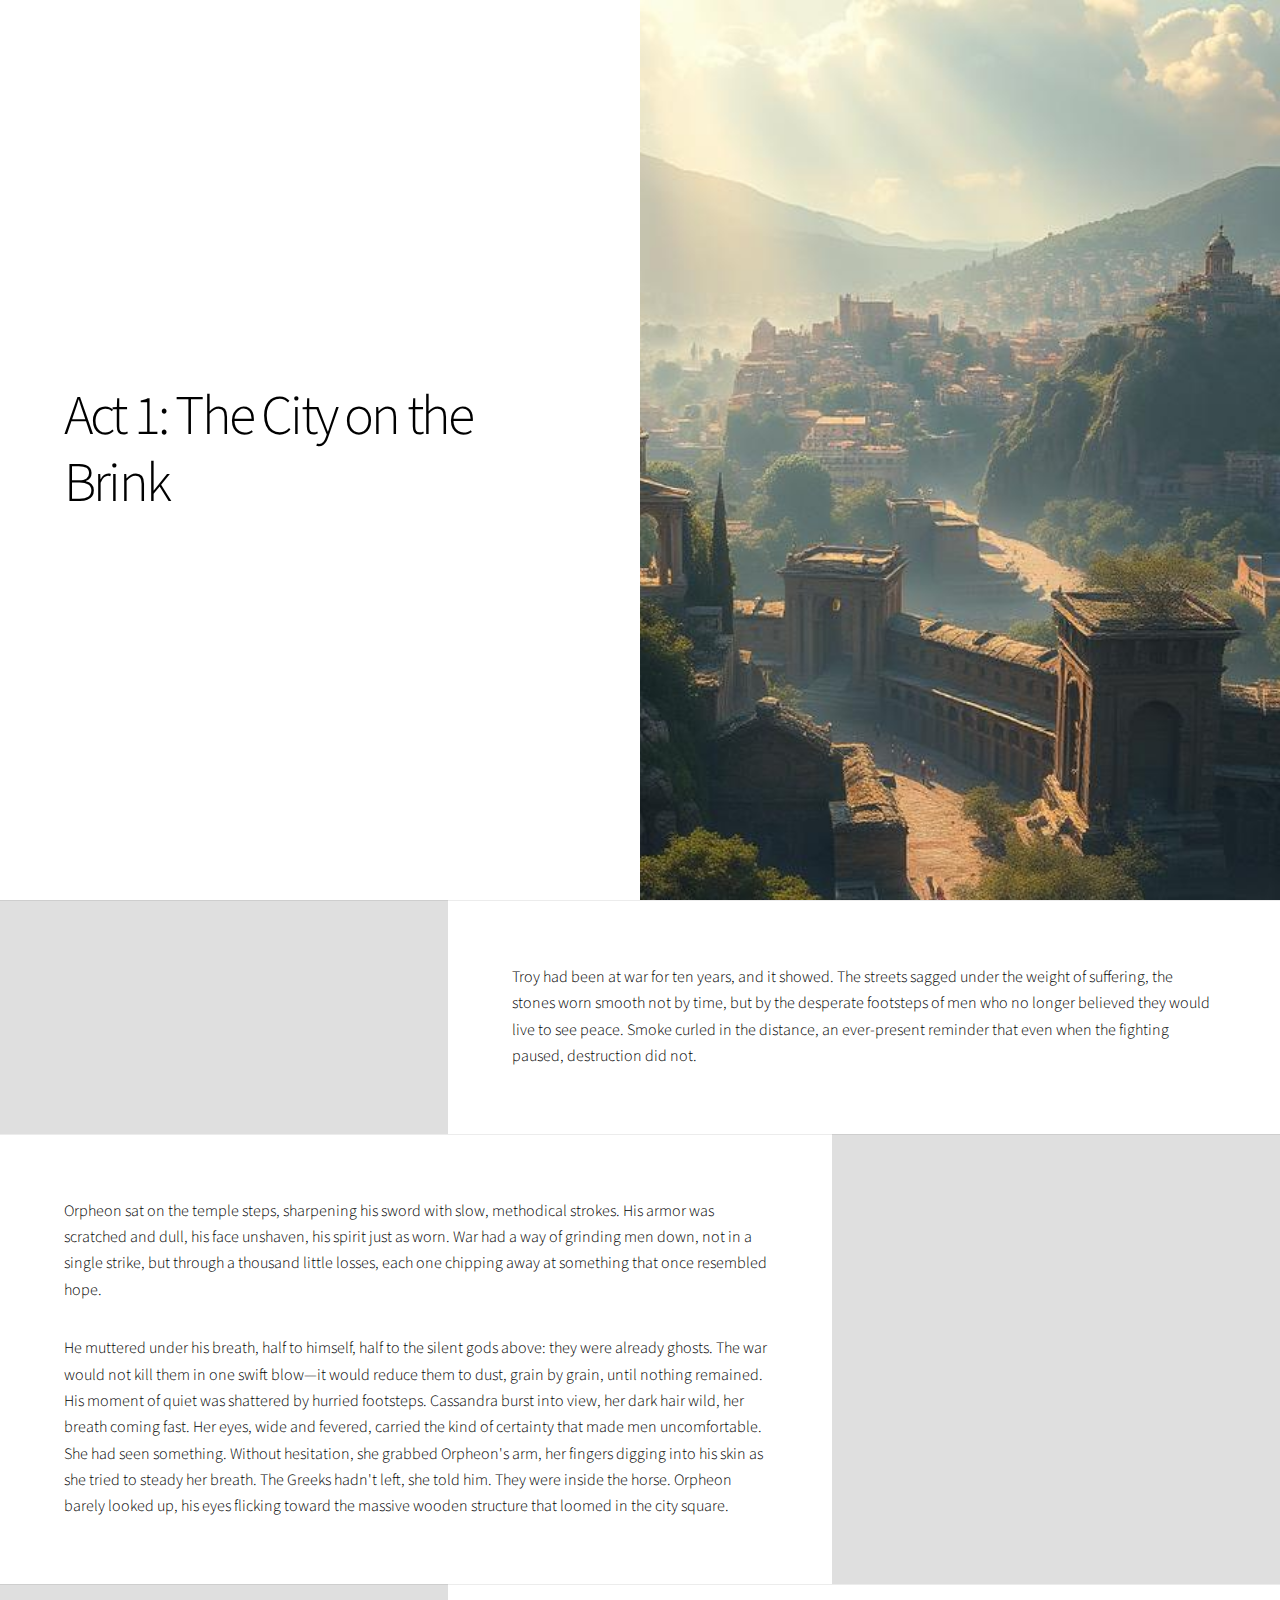
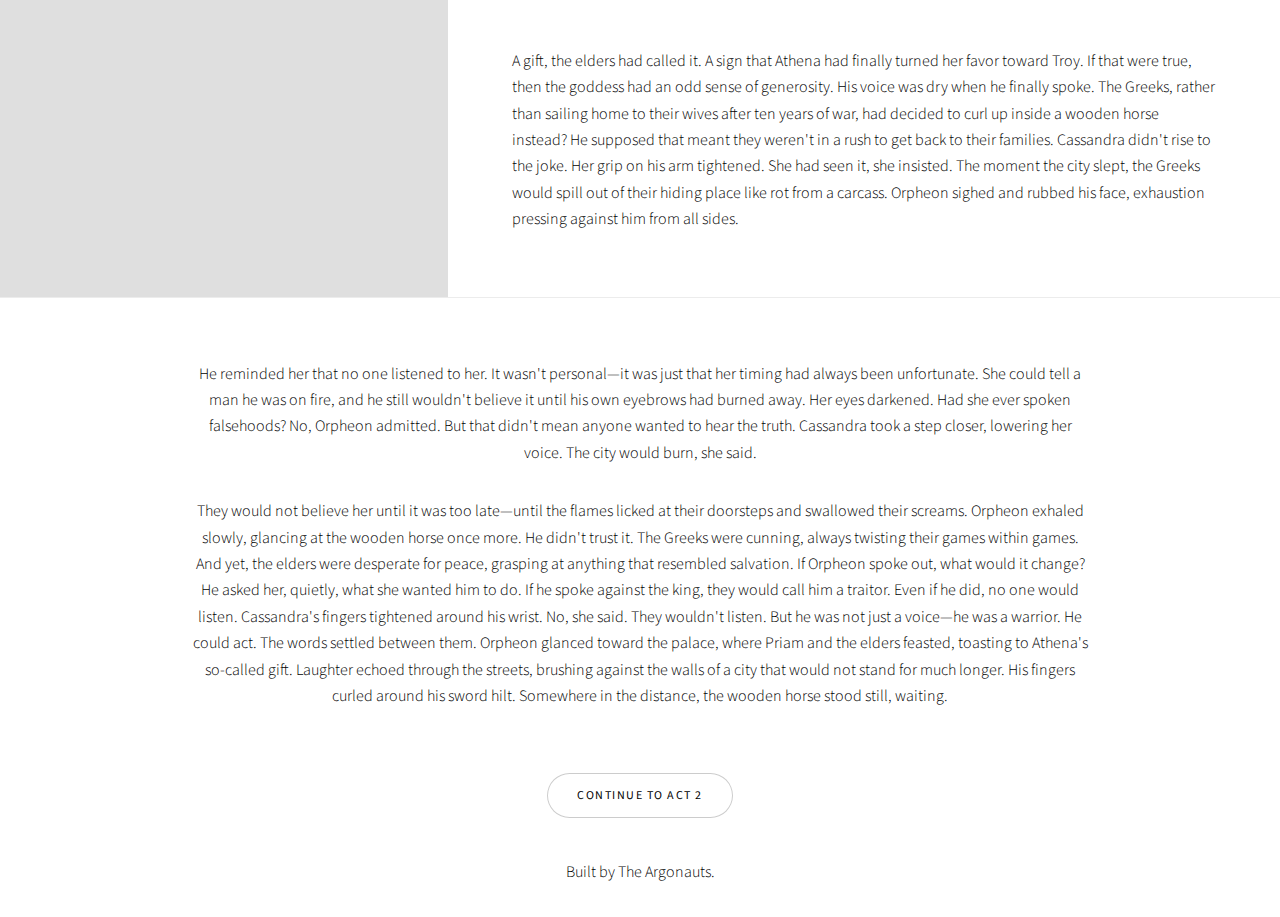
<file: index.html>
<!DOCTYPE html>
<html>

<head>
  <title>The Last Omen: A Tale of the Trojan War</title>
  <meta charset="utf-8" />
  <meta name="viewport" content="width=device-width, initial-scale=1, user-scalable=no" />
  <link rel="stylesheet" href="assets/css/main.css" />
  <noscript>
    <link rel="stylesheet" href="assets/css/noscript.css" />
  </noscript>
</head>

<body class="is-preload">
  <!-- Wrapper -->
  <div id="wrapper" class="divided">
    <!-- One -->
    <section
      class="banner style1 orient-left content-align-left image-position-right fullscreen onload-image-fade-in onload-content-fade-right">
      <div class="content">
        <h1>Act 1: The City on the Brink</h1>
        <p class="major"></p>
      </div>
      <div class="image">
        <img src="images/part1/banner.jpg" alt="" />
      </div>
    </section>

    <!-- Two -->
    <section class="spotlight style1 orient-right content-align-left image-position-center onscroll-image-fade-in"
      id="first">
      <div class="content">
        <p>
          Troy had been at war for ten years, and it showed. The streets
          sagged under the weight of suffering, the stones worn smooth not by
          time, but by the desperate footsteps of men who no longer believed
          they would live to see peace. Smoke curled in the distance, an
          ever-present reminder that even when the fighting paused,
          destruction did not.
        </p>
      </div>
      <div class="image">
        <img src="images/part1/1.jpg" alt="" />
      </div>
    </section>

    <!-- Three -->
    <section class="spotlight style1 orient-left content-align-left image-position-center onscroll-image-fade-in">
      <div class="content">
        <p>
          Orpheon sat on the temple steps, sharpening his sword with slow,
          methodical strokes. His armor was scratched and dull, his face
          unshaven, his spirit just as worn. War had a way of grinding men
          down, not in a single strike, but through a thousand little losses,
          each one chipping away at something that once resembled hope.
        </p>
        <p>
          He muttered under his breath, half to himself, half to the silent
          gods above: they were already ghosts. The war would not kill them in
          one swift blow—it would reduce them to dust, grain by grain, until
          nothing remained. His moment of quiet was shattered by hurried
          footsteps. Cassandra burst into view, her dark hair wild, her breath
          coming fast. Her eyes, wide and fevered, carried the kind of
          certainty that made men uncomfortable. She had seen something.
          Without hesitation, she grabbed Orpheon's arm, her fingers digging
          into his skin as she tried to steady her breath. The Greeks hadn't
          left, she told him. They were inside the horse. Orpheon barely
          looked up, his eyes flicking toward the massive wooden structure
          that loomed in the city square.
        </p>
      </div>
      <div class="image">
        <img src="images/part1/2.jpg" alt="" />
      </div>
    </section>

    <!-- Four -->
    <section class="spotlight style1 orient-right content-align-left image-position-center onscroll-image-fade-in">
      <div class="content">
        <p>
          A gift, the elders had called it. A sign that Athena had finally
          turned her favor toward Troy. If that were true, then the goddess
          had an odd sense of generosity. His voice was dry when he finally
          spoke. The Greeks, rather than sailing home to their wives after ten
          years of war, had decided to curl up inside a wooden horse instead?
          He supposed that meant they weren't in a rush to get back to their
          families. Cassandra didn't rise to the joke. Her grip on his arm
          tightened. She had seen it, she insisted. The moment the city slept,
          the Greeks would spill out of their hiding place like rot from a
          carcass. Orpheon sighed and rubbed his face, exhaustion pressing
          against him from all sides.
        </p>
      </div>
      <div class="image">
        <img src="images/part1/3.jpg" alt="" />
      </div>
    </section>

    <!-- Five -->
    <section class="wrapper style1 align-center">
      <div class="inner">
        <p>
          He reminded her that no one listened to her. It wasn't personal—it
          was just that her timing had always been unfortunate. She could tell
          a man he was on fire, and he still wouldn't believe it until his own
          eyebrows had burned away. Her eyes darkened. Had she ever spoken
          falsehoods? No, Orpheon admitted. But that didn't mean anyone wanted
          to hear the truth. Cassandra took a step closer, lowering her voice.
          The city would burn, she said.
        </p>
        <p>
          They would not believe her until it was too late—until the flames
          licked at their doorsteps and swallowed their screams. Orpheon
          exhaled slowly, glancing at the wooden horse once more. He didn't
          trust it. The Greeks were cunning, always twisting their games
          within games. And yet, the elders were desperate for peace, grasping
          at anything that resembled salvation. If Orpheon spoke out, what
          would it change? He asked her, quietly, what she wanted him to do.
          If he spoke against the king, they would call him a traitor. Even if
          he did, no one would listen. Cassandra's fingers tightened around
          his wrist. No, she said. They wouldn't listen. But he was not just a
          voice—he was a warrior. He could act. The words settled between
          them. Orpheon glanced toward the palace, where Priam and the elders
          feasted, toasting to Athena's so-called gift. Laughter echoed
          through the streets, brushing against the walls of a city that would
          not stand for much longer. His fingers curled around his sword hilt.
          Somewhere in the distance, the wooden horse stood still, waiting.
        </p>
      </div>

      <section class="wrapper style1 align-center">
        <ul class="actions stacked">
          <li><a href="./act2.html" class="button big wide smooth-scroll-middle">Continue to Act 2</a></li>
        </ul>
      </section>

      <!-- Footer -->
      <footer class="wrapper style1 align-center">
        <p>
          Built by The Argonauts.
        </p>
  </div>
  </footer>
  </div>

  <!-- Scripts -->
  <script src="assets/js/jquery.min.js"></script>
  <script src="assets/js/jquery.scrollex.min.js"></script>
  <script src="assets/js/jquery.scrolly.min.js"></script>
  <script src="assets/js/browser.min.js"></script>
  <script src="assets/js/breakpoints.min.js"></script>
  <script src="assets/js/util.js"></script>
  <script src="assets/js/main.js"></script>
</body>

</html>
</file>
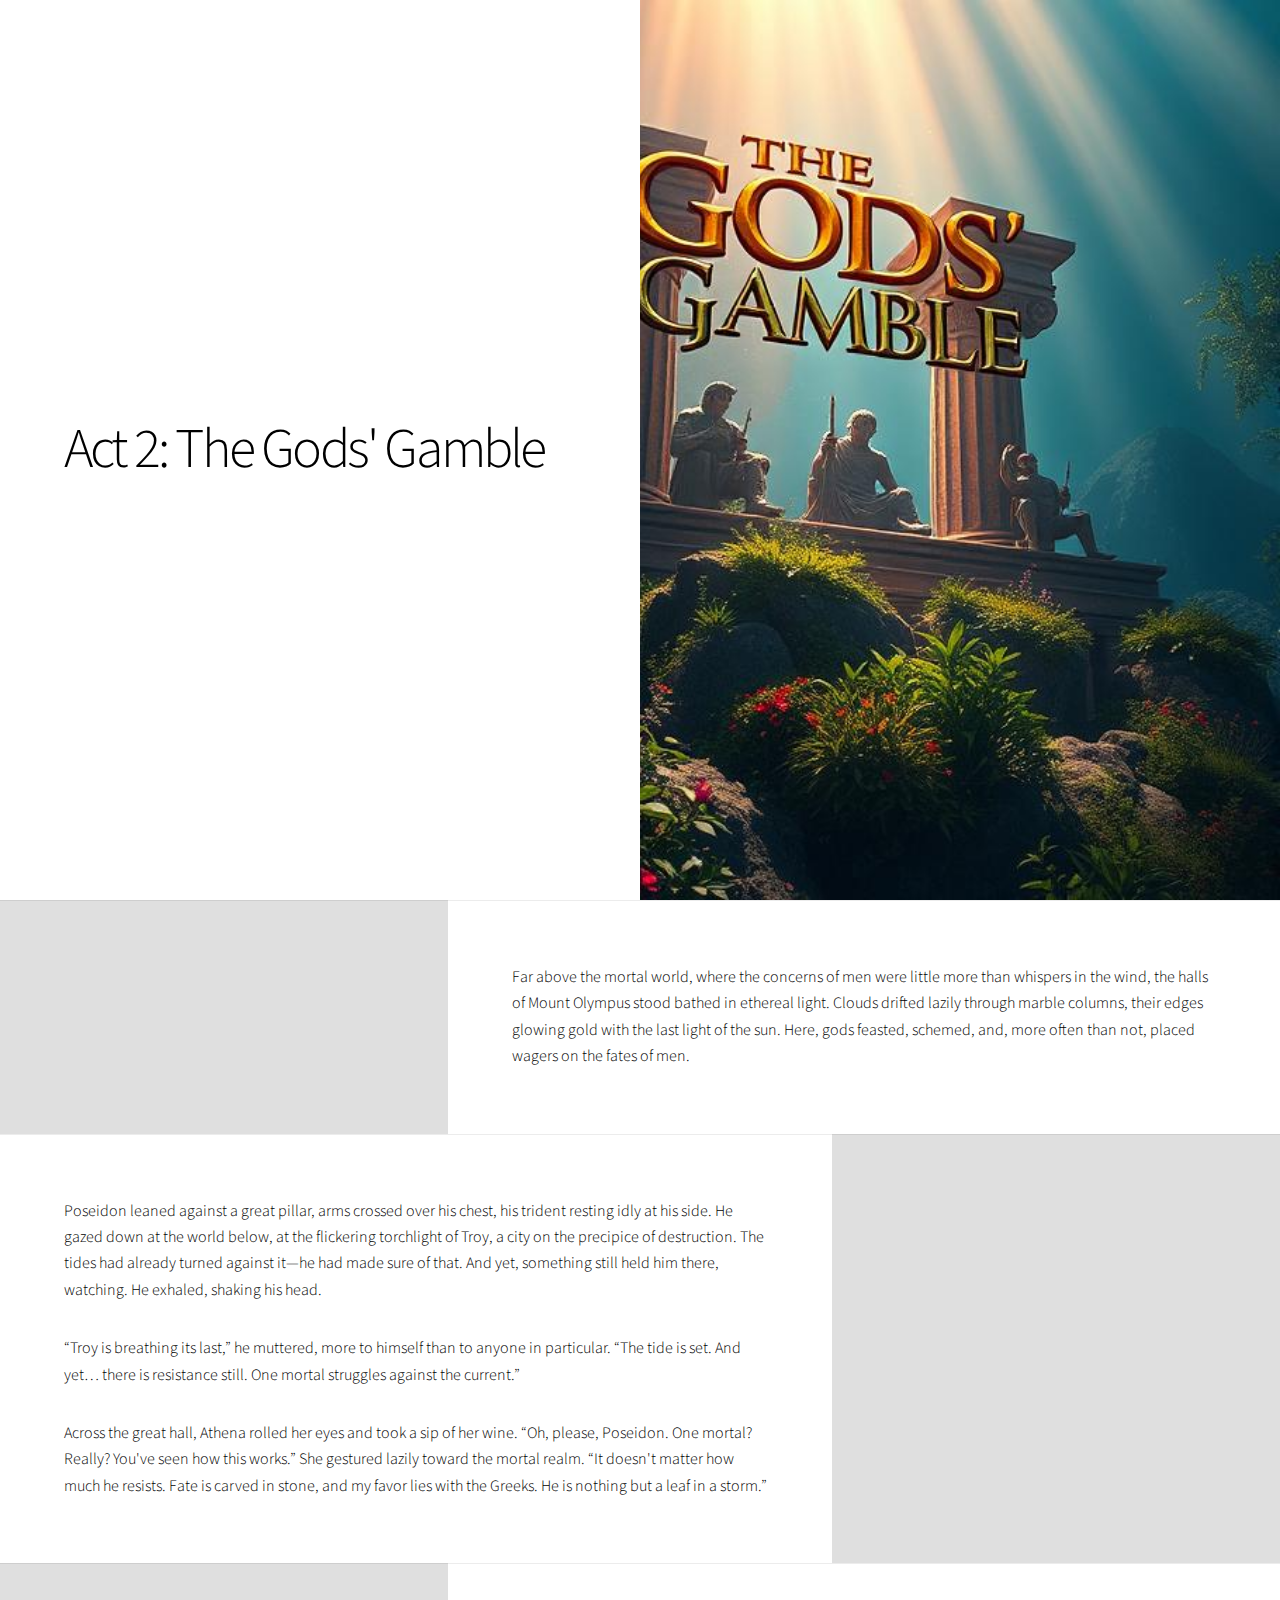
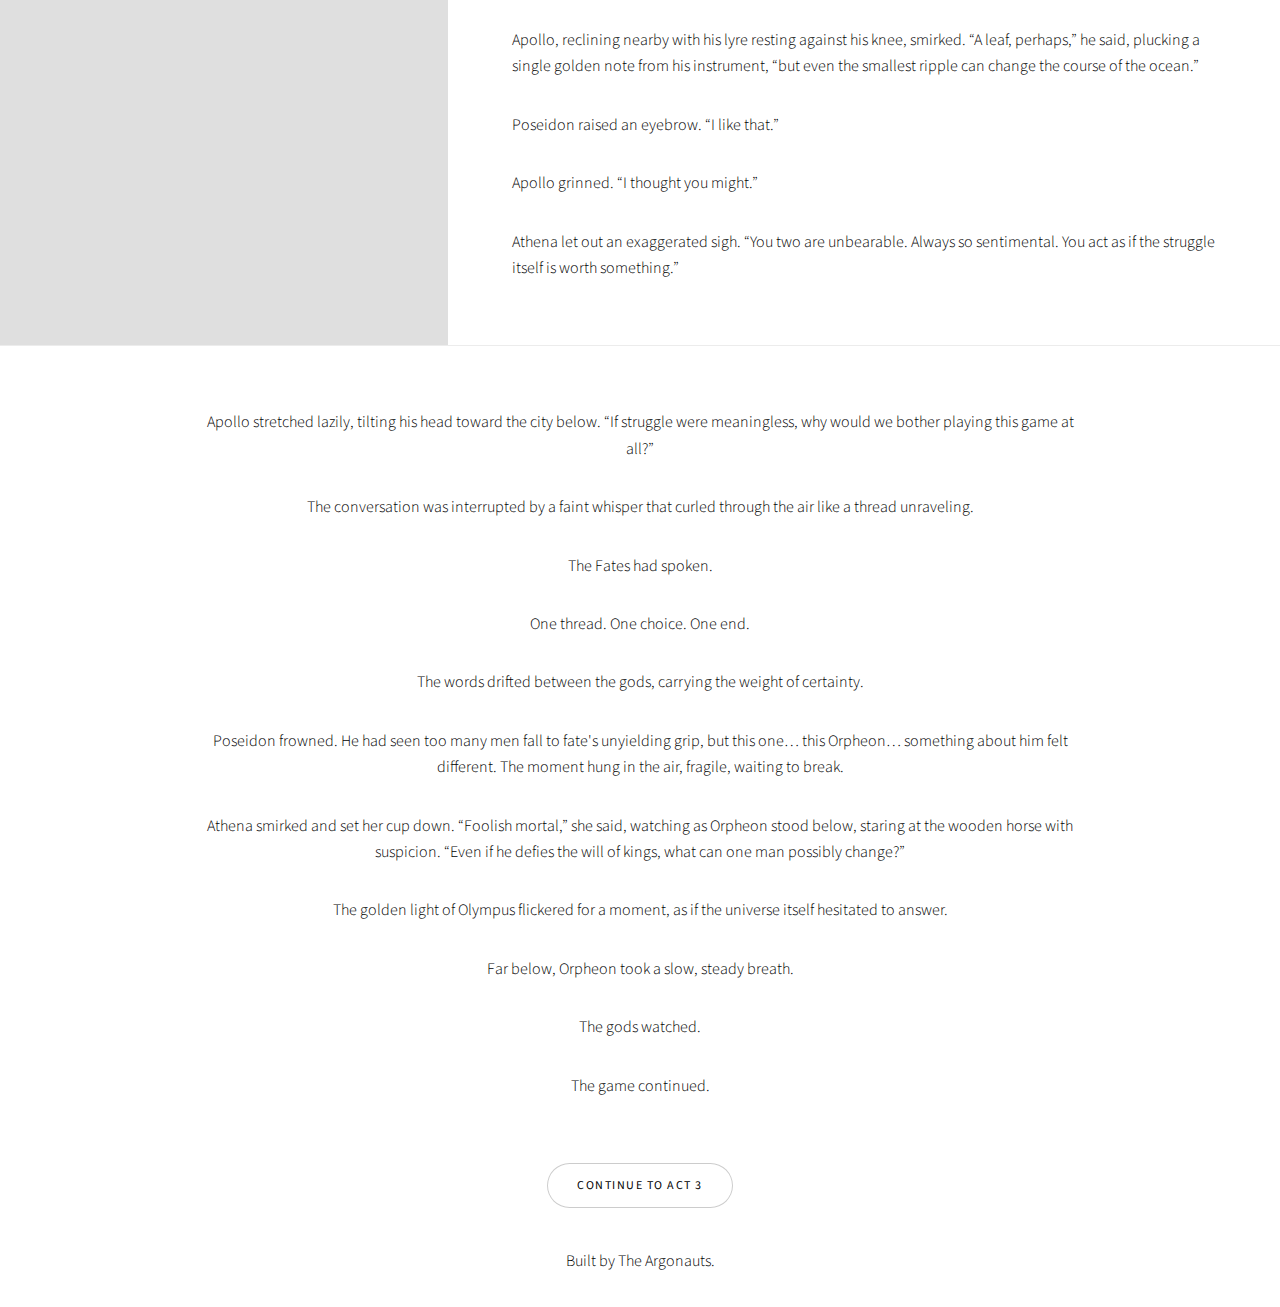
<file: act2.html>
<!DOCTYPE html>
<html>

<head>
  <title>The Last Omen: A Tale of the Trojan War</title>
  <meta charset="utf-8" />
  <meta name="viewport" content="width=device-width, initial-scale=1, user-scalable=no" />
  <link rel="stylesheet" href="assets/css/main.css" />
  <noscript>
    <link rel="stylesheet" href="assets/css/noscript.css" />
  </noscript>
</head>

<body class="is-preload">
  <!-- Wrapper -->
  <div id="wrapper" class="divided">
    <!-- One -->
    <section
      class="banner style1 orient-left content-align-left image-position-right fullscreen onload-image-fade-in onload-content-fade-right">
      <div class="content">
        <h1>Act 2: The Gods' Gamble</h1>
        <p class="major"></p>
      </div>
      <div class="image">
        <img src="images/part2/banner.jpg" alt="" />
      </div>
    </section>

    <!-- Two -->
    <section class="spotlight style1 orient-right content-align-left image-position-center onscroll-image-fade-in"
      id="first">
      <div class="content">
        <p>
          Far above the mortal world, where the concerns of men were little more than whispers in the wind, the halls of
          Mount Olympus stood bathed in ethereal light. Clouds drifted lazily through marble columns, their edges
          glowing gold with the last light of the sun. Here, gods feasted, schemed, and, more often than not, placed
          wagers on the fates of men.
        </p>
      </div>
      <div class="image">
        <img src="images/part2/1.jpg" alt="" />
      </div>
    </section>

    <!-- Three -->
    <section class="spotlight style1 orient-left content-align-left image-position-center onscroll-image-fade-in">
      <div class="content">
        <p>
          Poseidon leaned against a great pillar, arms crossed over his chest, his trident resting idly at his side. He
          gazed down at the world below, at the flickering torchlight of Troy, a city on the precipice of destruction.
          The tides had already turned against it—he had made sure of that. And yet, something still held him there,
          watching. He exhaled, shaking his head.
        </p>
        <p>
          “Troy is breathing its last,” he muttered, more to himself than to anyone in particular. “The tide is set. And
          yet… there is resistance still. One mortal struggles against the current.”
        </p>
        <p>
          Across the great hall, Athena rolled her eyes and took a sip of her wine. “Oh, please, Poseidon. One mortal?
          Really? You've seen how this works.” She gestured lazily toward the mortal realm. “It doesn't matter how much
          he resists. Fate is carved in stone, and my favor lies with the Greeks. He is nothing but a leaf in a storm.”
        </p>
      </div>
      <div class="image">
        <img src="images/part2/2.jpg" alt="" />
      </div>
    </section>

    <!-- Four -->
    <section class="spotlight style1 orient-right content-align-left image-position-center onscroll-image-fade-in">
      <div class="content">
        <p>
          Apollo, reclining nearby with his lyre resting against his knee, smirked. “A leaf, perhaps,” he said, plucking
          a single golden note from his instrument, “but even the smallest ripple can change the course of the ocean.”
        </p>
        <p>
          Poseidon raised an eyebrow. “I like that.”
        </p>
        <p>
          Apollo grinned. “I thought you might.”
        <p>
          Athena let out an exaggerated sigh. “You two are unbearable. Always so sentimental. You act as if the struggle
          itself is worth something.”
        </p>
      </div>
      <div class="image">
        <img src="images/part2/3.jpg" alt="" />
      </div>
    </section>

    <!-- Five -->
    <section class="wrapper style1 align-center">
      <div class="inner">
        <p>
          Apollo stretched lazily, tilting his head toward the city below. “If struggle were meaningless, why would we
          bother playing this game at all?”
        </p>
        <p>
          The conversation was interrupted by a faint whisper that curled through the air like a thread unraveling.
        </p>
        <p>
          The Fates had spoken.
        </p>
        <p>
          One thread. One choice. One end.
        </p>
        <p>
          The words drifted between the gods, carrying the weight of certainty.
        </p>
        <p>
          Poseidon frowned. He had seen too many men fall to fate's unyielding grip, but this one… this Orpheon…
          something about him felt different. The moment hung in the air, fragile, waiting to break.
        </p>
        <p>
          Athena smirked and set her cup down. “Foolish mortal,” she said, watching as Orpheon stood below, staring at
          the wooden horse with suspicion. “Even if he defies the will of kings, what can one man possibly change?”
        </p>
        <p>
          The golden light of Olympus flickered for a moment, as if the universe itself hesitated to answer.
        </p>
        <p>
          Far below, Orpheon took a slow, steady breath.
        <p>
          The gods watched.
        </p>
        <p>
          The game continued.
        </p>
      </div>

      <section class="wrapper style1 align-center">
        <ul class="actions stacked">
          <li><a href="./act3.html" class="button big wide smooth-scroll-middle">Continue to Act 3</a></li>
        </ul>
      </section>

      <!-- Footer -->
      <footer class="wrapper style1 align-center">
        <p>
          Built by The Argonauts.
        </p>
  </div>
  </footer>
  </div>

  <!-- Scripts -->
  <script src="assets/js/jquery.min.js"></script>
  <script src="assets/js/jquery.scrollex.min.js"></script>
  <script src="assets/js/jquery.scrolly.min.js"></script>
  <script src="assets/js/browser.min.js"></script>
  <script src="assets/js/breakpoints.min.js"></script>
  <script src="assets/js/util.js"></script>
  <script src="assets/js/main.js"></script>
</body>

</html>
</file>
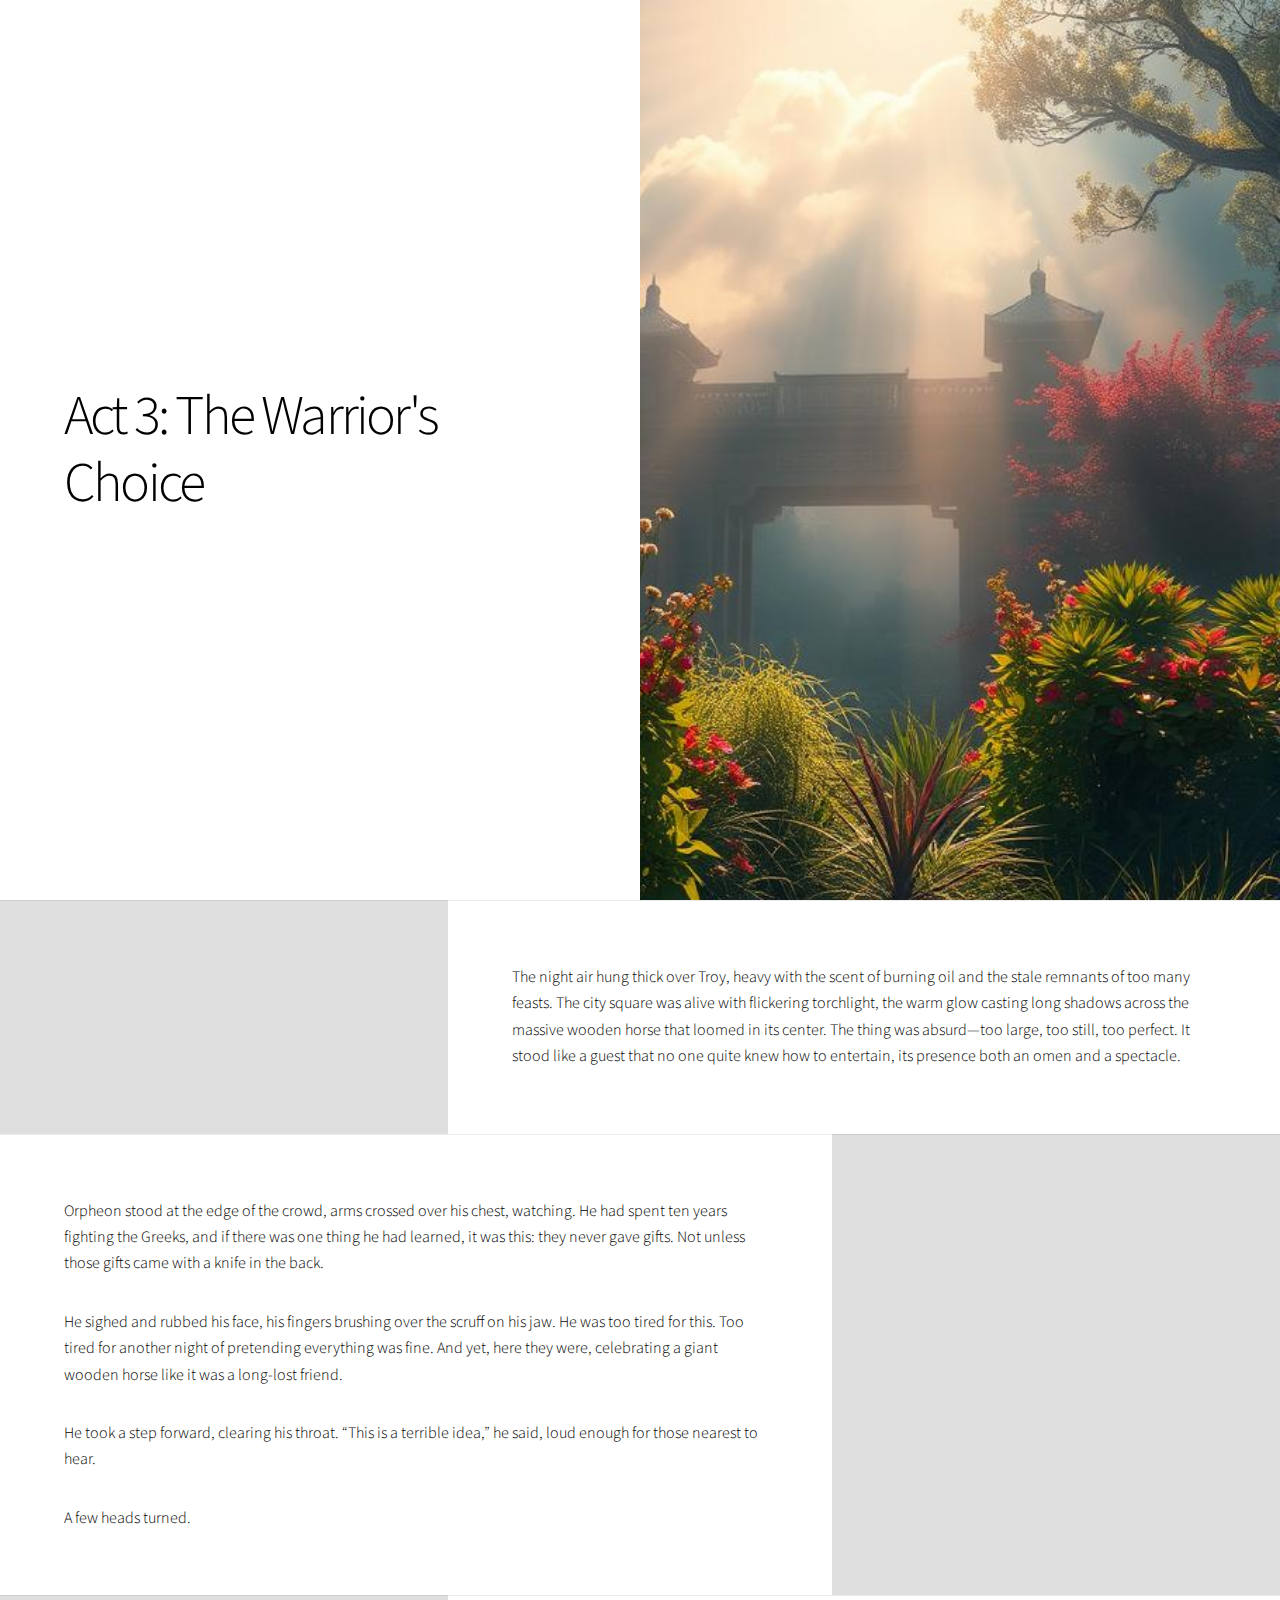
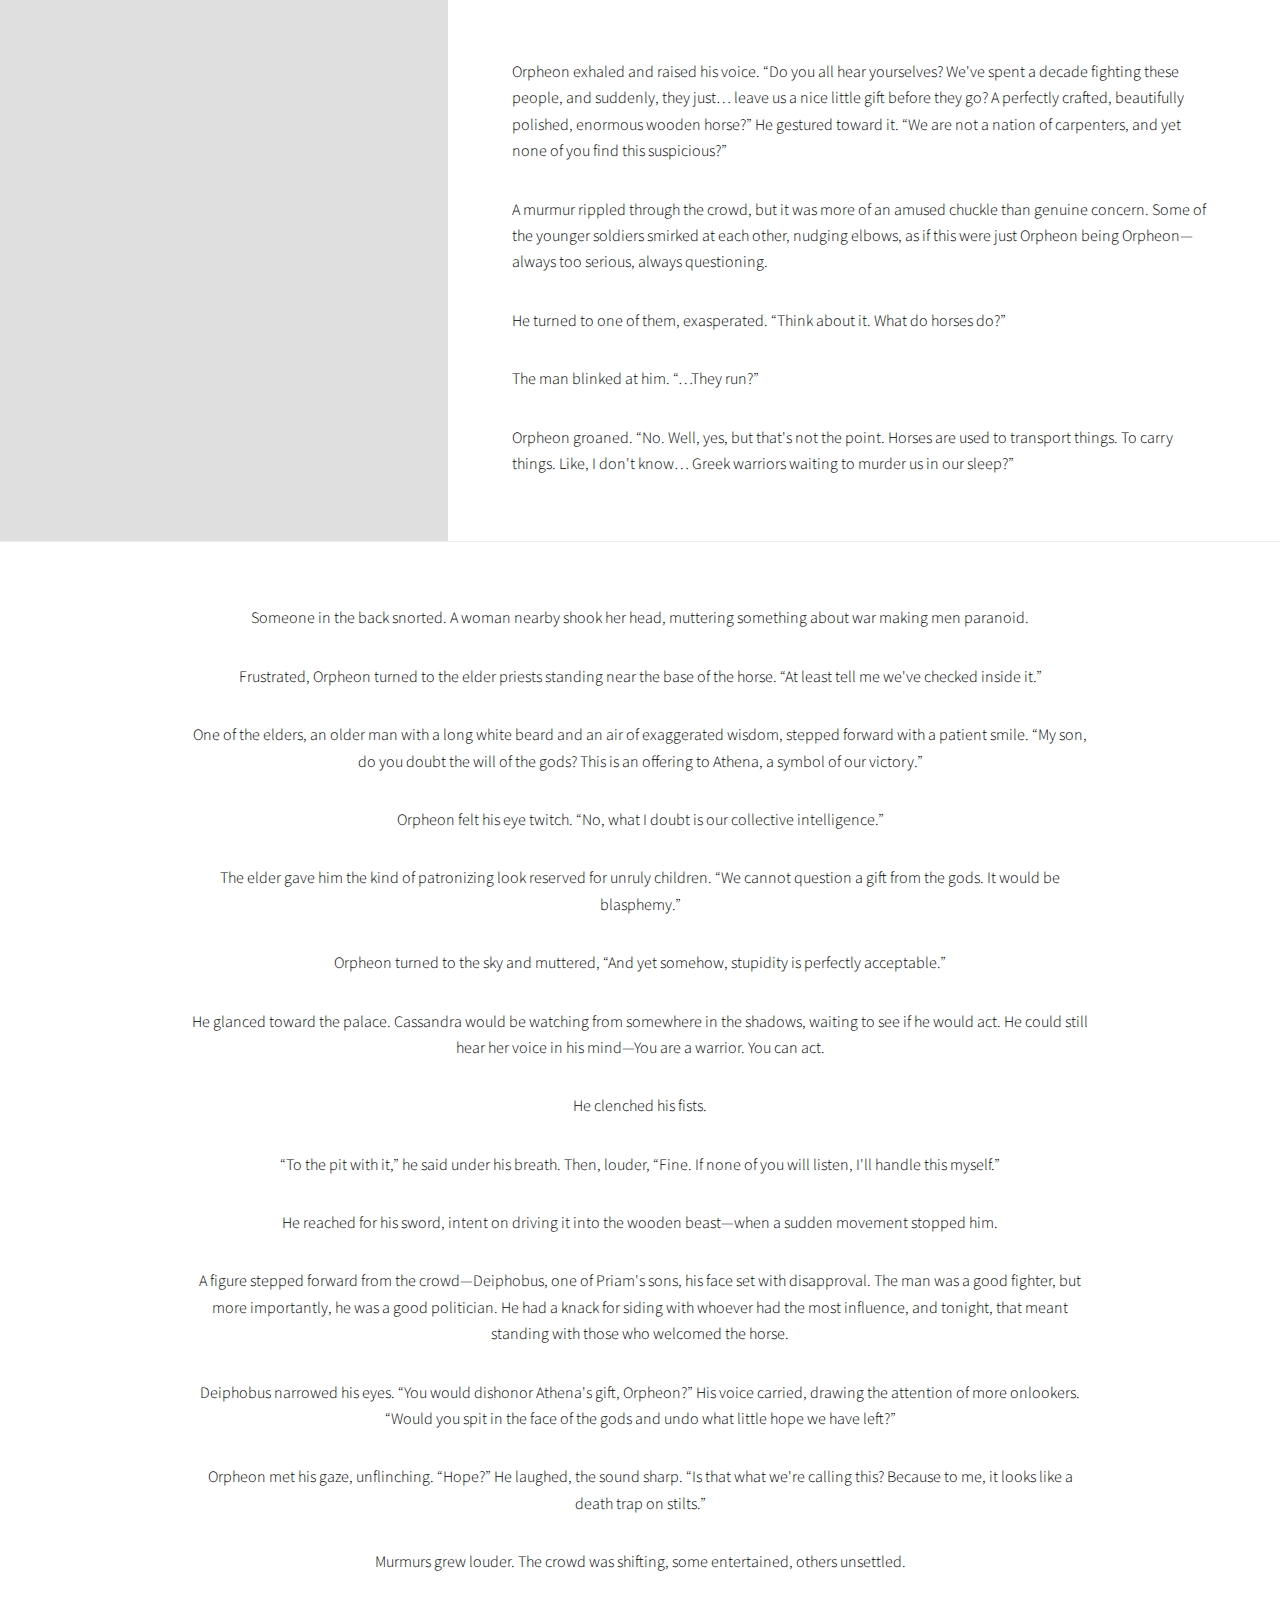
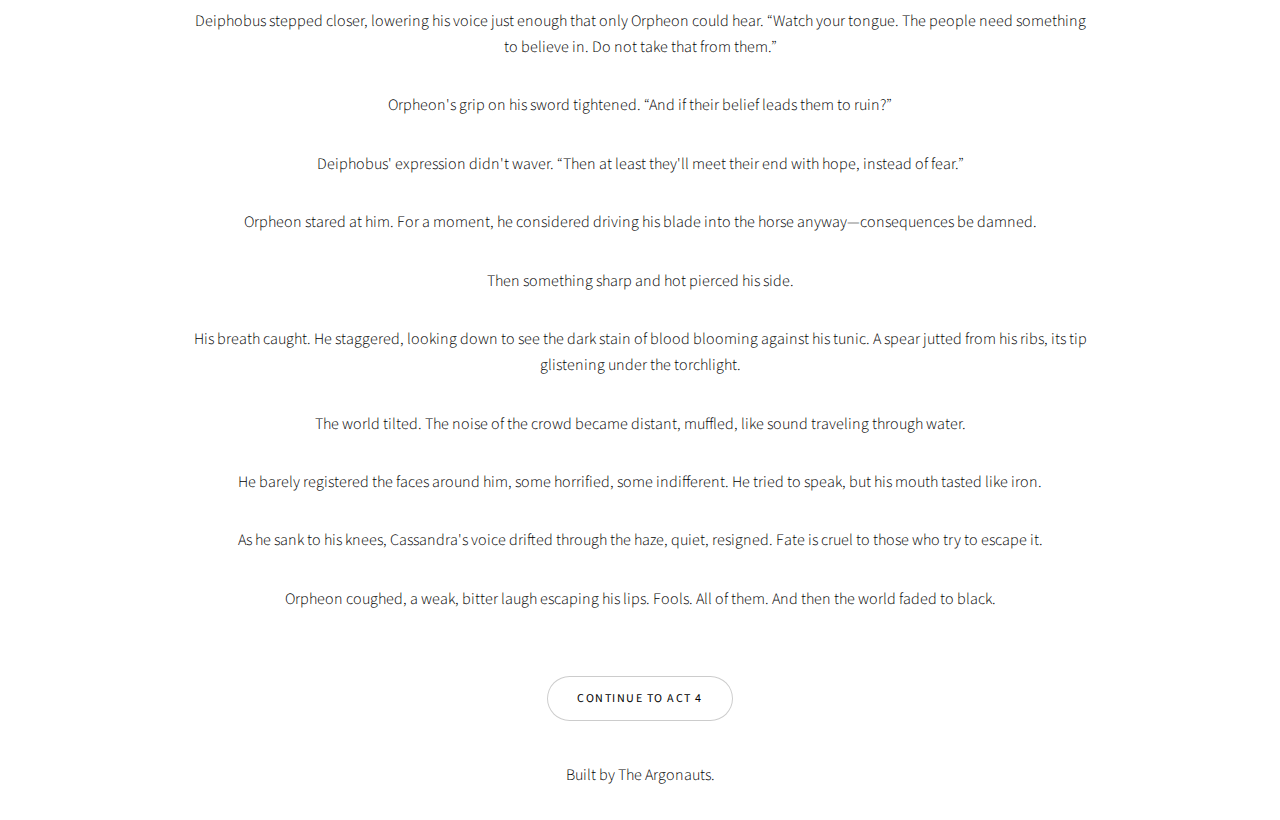
<file: act3.html>
<!DOCTYPE html>
<html>

<head>
  <title>The Last Omen: A Tale of the Trojan War</title>
  <meta charset="utf-8" />
  <meta name="viewport" content="width=device-width, initial-scale=1, user-scalable=no" />
  <link rel="stylesheet" href="assets/css/main.css" />
  <noscript>
    <link rel="stylesheet" href="assets/css/noscript.css" />
  </noscript>
</head>

<body class="is-preload">
  <!-- Wrapper -->
  <div id="wrapper" class="divided">
    <!-- One -->
    <section
      class="banner style1 orient-left content-align-left image-position-right fullscreen onload-image-fade-in onload-content-fade-right">
      <div class="content">
        <h1>Act 3: The Warrior's Choice</h1>
        <p class="major"></p>
      </div>
      <div class="image">
        <img src="images/part3/banner.jpg" alt="" />
      </div>
    </section>

    <!-- Two -->
    <section class="spotlight style1 orient-right content-align-left image-position-center onscroll-image-fade-in"
      id="first">
      <div class="content">
        <p>
          The night air hung thick over Troy, heavy with the scent of burning oil and the stale remnants of too many
          feasts. The city square was alive with flickering torchlight, the warm glow casting long shadows across the
          massive wooden horse that loomed in its center. The thing was absurd—too large, too still, too perfect. It
          stood like a guest that no one quite knew how to entertain, its presence both an omen and a spectacle.
        </p>
      </div>
      <div class="image">
        <img src="images/part3/1.jpg" alt="" />
      </div>
    </section>

    <!-- Three -->
    <section class="spotlight style1 orient-left content-align-left image-position-center onscroll-image-fade-in">
      <div class="content">
        <p>
          Orpheon stood at the edge of the crowd, arms crossed over his chest, watching. He had spent ten years fighting
          the Greeks, and if there was one thing he had learned, it was this: they never gave gifts. Not unless those
          gifts came with a knife in the back.
        </p>
        <p>
          He sighed and rubbed his face, his fingers brushing over the scruff on his jaw. He was too tired for this. Too
          tired for another night of pretending everything was fine. And yet, here they were, celebrating a giant wooden
          horse like it was a long-lost friend.
        </p>
        <p>
          He took a step forward, clearing his throat. “This is a terrible idea,” he said, loud enough for those nearest
          to hear.
        </p>
        <p>
          A few heads turned.
        </p>
      </div>
      <div class="image">
        <img src="images/part3/2.jpg" alt="" />
      </div>
    </section>

    <!-- Four -->
    <section class="spotlight style1 orient-right content-align-left image-position-center onscroll-image-fade-in">
      <div class="content">
        <p>
          Orpheon exhaled and raised his voice. “Do you all hear yourselves? We've spent a decade fighting these people,
          and suddenly, they just… leave us a nice little gift before they go? A perfectly crafted, beautifully
          polished, enormous wooden horse?” He gestured toward it. “We are not a nation of carpenters, and yet none of
          you find this suspicious?”
        </p>
        <p>
          A murmur rippled through the crowd, but it was more of an amused chuckle than genuine concern. Some of the
          younger soldiers smirked at each other, nudging elbows, as if this were just Orpheon being Orpheon—always too
          serious, always questioning.
        </p>
        <p>
          He turned to one of them, exasperated. “Think about it. What do horses do?”
        <p>
          The man blinked at him. “…They run?”
        </p>
        <p>Orpheon groaned. “No. Well, yes, but that's not the point. Horses are used to transport things. To carry
          things. Like, I don't know… Greek warriors waiting to murder us in our sleep?”
        </p>
      </div>
      <div class="image">
        <img src="images/part3/3.jpg" alt="" />
      </div>
    </section>

    <!-- Five -->
    <section class="wrapper style1 align-center">
      <div class="inner">
        <p>Someone in the back snorted. A woman nearby shook her head, muttering something about war making men
          paranoid.</p>

        <p>Frustrated, Orpheon turned to the elder priests standing near the base of the horse. “At least tell me we've
          checked inside it.”</p>

        <p>One of the elders, an older man with a long white beard and an air of exaggerated wisdom, stepped forward
          with a patient smile. “My son, do you doubt the will of the gods? This is an offering to Athena, a symbol of
          our victory.”</p>

        <p>Orpheon felt his eye twitch. “No, what I doubt is our collective intelligence.”</p>

        <p>The elder gave him the kind of patronizing look reserved for unruly children. “We cannot question a gift from
          the gods. It would be blasphemy.”</p>

        <p>Orpheon turned to the sky and muttered, “And yet somehow, stupidity is perfectly acceptable.”</p>

        <p>He glanced toward the palace. Cassandra would be watching from somewhere in the shadows, waiting to see if he
          would act. He could still hear her voice in his mind—You are a warrior. You can act.</p>

        <p>He clenched his fists.</p>

        <p>“To the pit with it,” he said under his breath. Then, louder, “Fine. If none of you will listen, I'll handle
          this myself.”</p>

        <p>He reached for his sword, intent on driving it into the wooden beast—when a sudden movement stopped him.</p>

        <p>A figure stepped forward from the crowd—Deiphobus, one of Priam's sons, his face set with disapproval. The
          man was a good fighter, but more importantly, he was a good politician. He had a knack for siding with whoever
          had the most influence, and tonight, that meant standing with those who welcomed the horse.</p>

        <p>Deiphobus narrowed his eyes. “You would dishonor Athena's gift, Orpheon?” His voice carried, drawing the
          attention of more onlookers. “Would you spit in the face of the gods and undo what little hope we have left?”
        </p>

        <p>Orpheon met his gaze, unflinching. “Hope?” He laughed, the sound sharp. “Is that what we're calling this?
          Because to me, it looks like a death trap on stilts.”</p>

        <p>Murmurs grew louder. The crowd was shifting, some entertained, others unsettled.</p>

        <p>Deiphobus stepped closer, lowering his voice just enough that only Orpheon could hear. “Watch your tongue.
          The people need something to believe in. Do not take that from them.”</p>

        <p>Orpheon's grip on his sword tightened. “And if their belief leads them to ruin?”</p>

        <p>Deiphobus' expression didn't waver. “Then at least they'll meet their end with hope, instead of fear.”</p>

        <p>Orpheon stared at him. For a moment, he considered driving his blade into the horse anyway—consequences be
          damned.</p>

        <p>Then something sharp and hot pierced his side.</p>

        <p>His breath caught. He staggered, looking down to see the dark stain of blood blooming against his tunic. A
          spear jutted from his ribs, its tip glistening under the torchlight.</p>

        <p>The world tilted. The noise of the crowd became distant, muffled, like sound traveling through water.</p>

        <p>He barely registered the faces around him, some horrified, some indifferent. He tried to speak, but his mouth
          tasted like iron.</p>

        <p>As he sank to his knees, Cassandra's voice drifted through the haze, quiet, resigned. Fate is cruel to those
          who try to escape it.</p>

        <p>Orpheon coughed, a weak, bitter laugh escaping his lips. Fools. All of them. And then the world faded to
          black.</p>
      </div>

      <section class="wrapper style1 align-center">
        <ul class="actions stacked">
          <li><a href="./act4.html" class="button big wide smooth-scroll-middle">Continue to Act 4</a></li>
        </ul>
      </section>

      <!-- Footer -->
      <footer class="wrapper style1 align-center">
        <p>
          Built by The Argonauts.
        </p>
  </div>
  </footer>
  </div>

  <!-- Scripts -->
  <script src="assets/js/jquery.min.js"></script>
  <script src="assets/js/jquery.scrollex.min.js"></script>
  <script src="assets/js/jquery.scrolly.min.js"></script>
  <script src="assets/js/browser.min.js"></script>
  <script src="assets/js/breakpoints.min.js"></script>
  <script src="assets/js/util.js"></script>
  <script src="assets/js/main.js"></script>
</body>

</html>
</file>
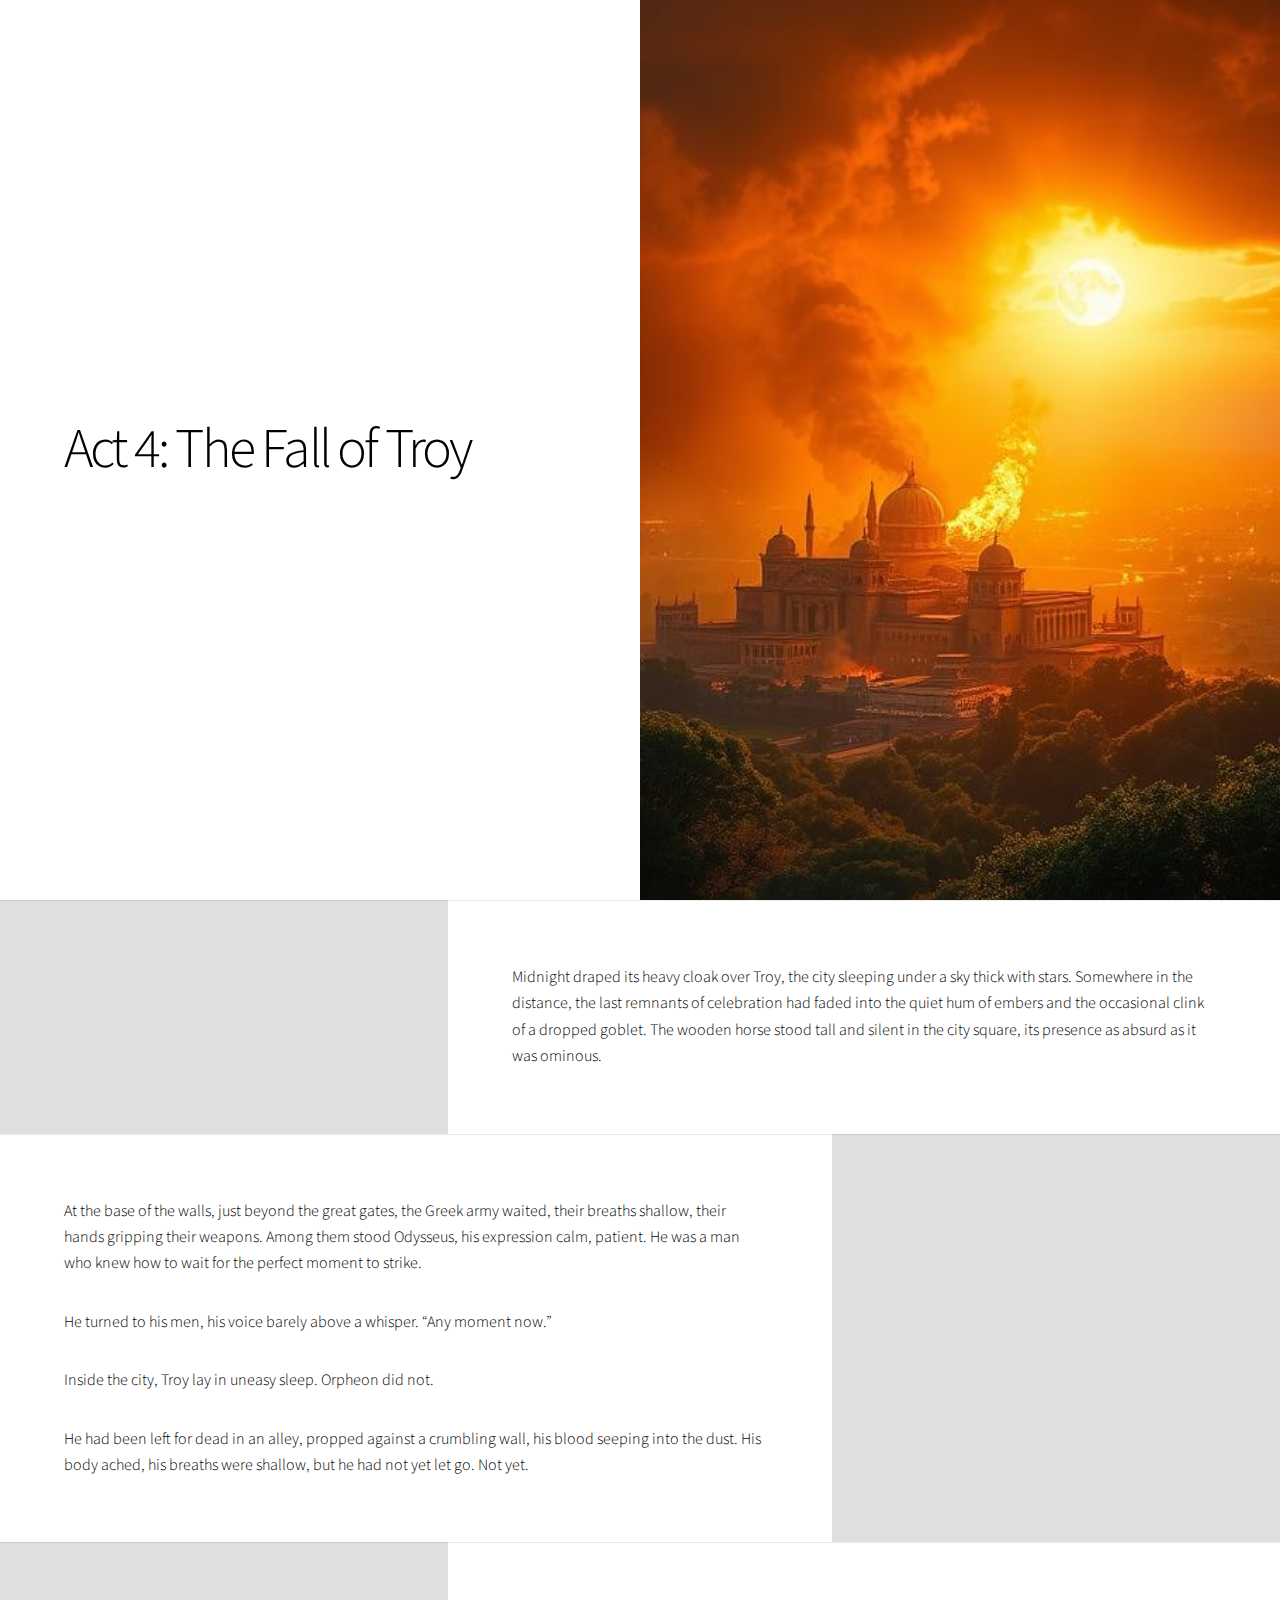
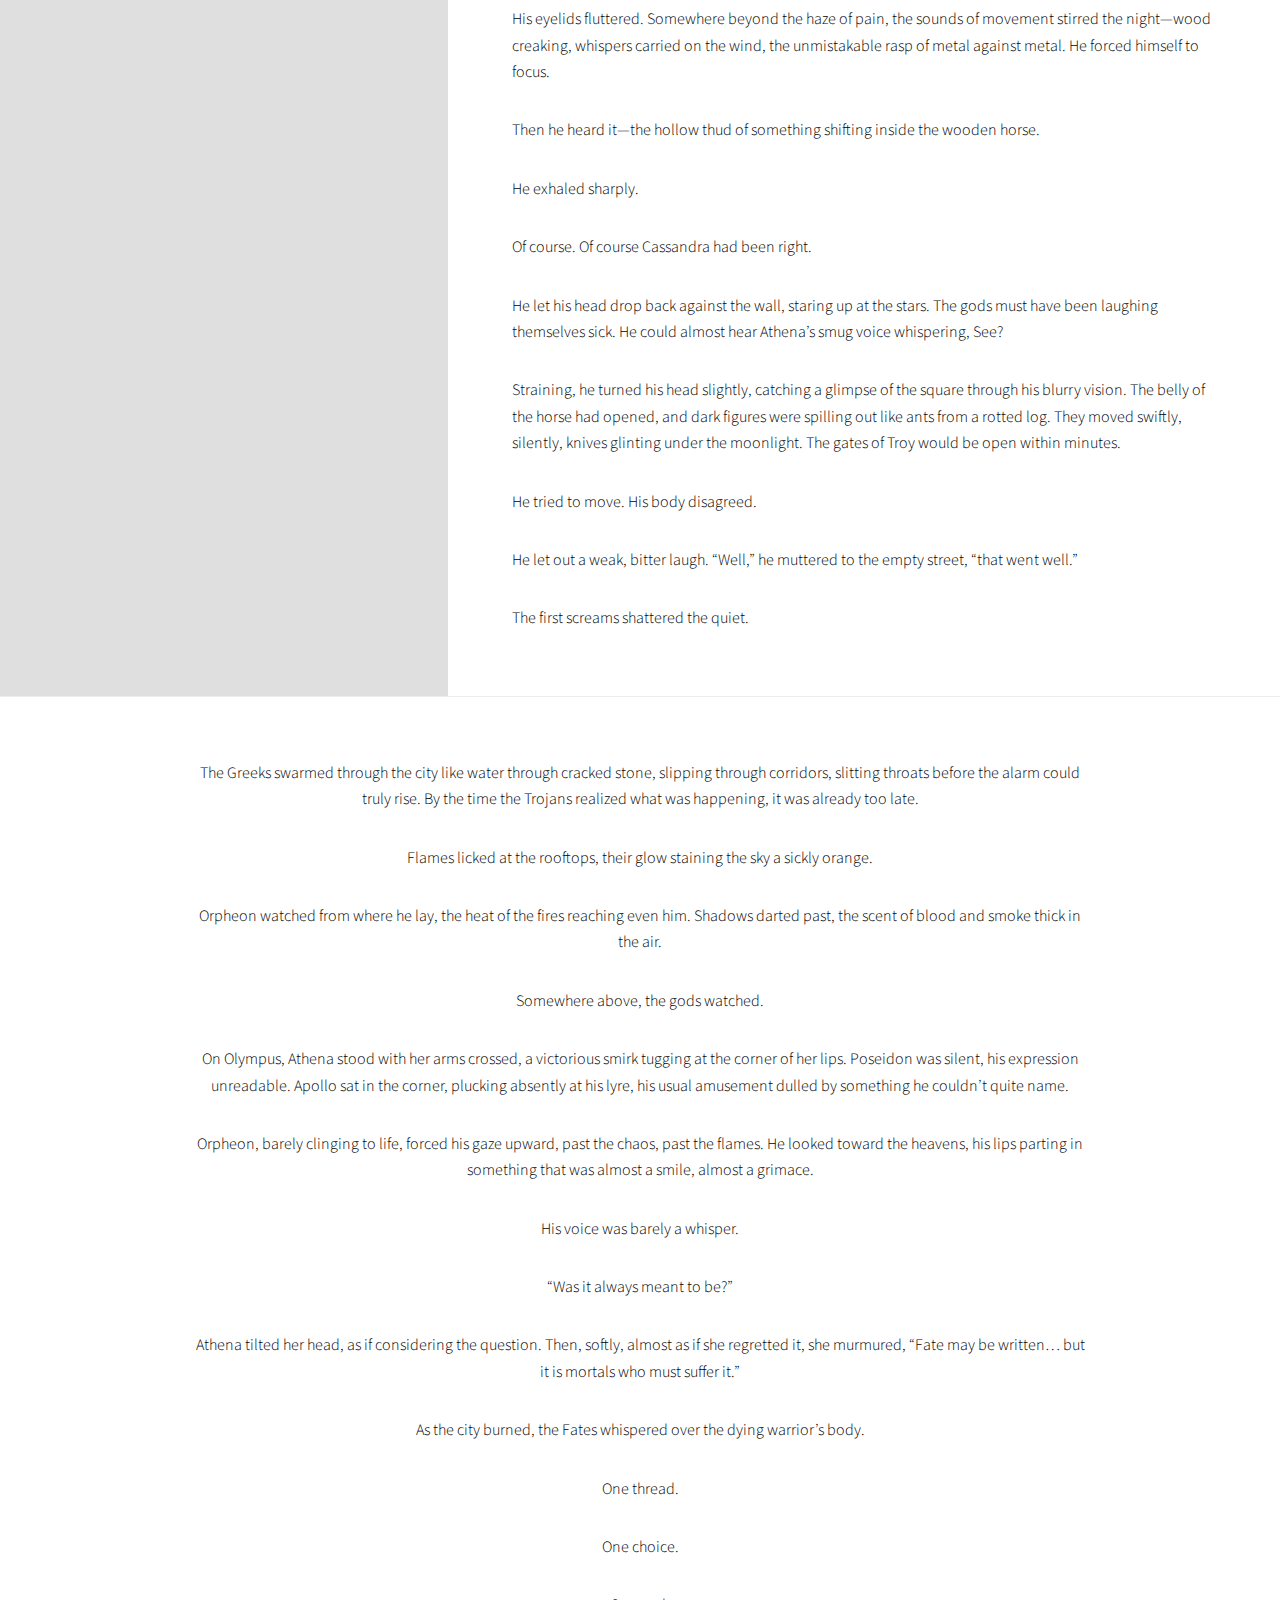
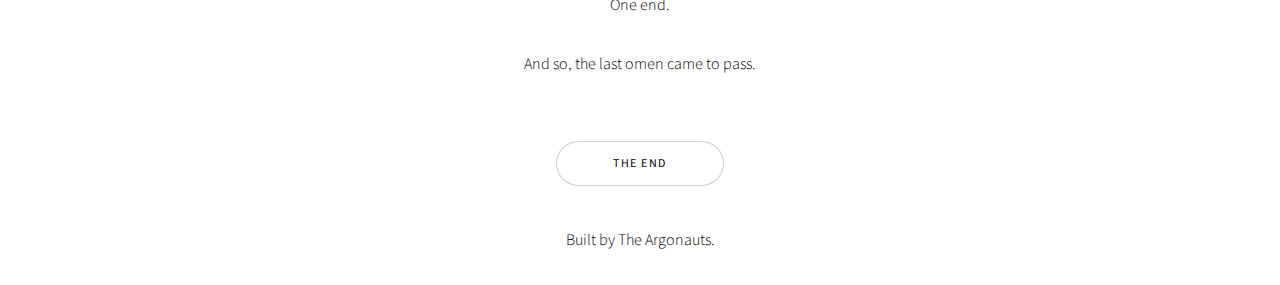
<file: act4.html>
<!DOCTYPE html>
<html>

<head>
  <title>The Last Omen: A Tale of the Trojan War</title>
  <meta charset="utf-8" />
  <meta name="viewport" content="width=device-width, initial-scale=1, user-scalable=no" />
  <link rel="stylesheet" href="assets/css/main.css" />
  <noscript>
    <link rel="stylesheet" href="assets/css/noscript.css" />
  </noscript>
</head>

<body class="is-preload">
  <!-- Wrapper -->
  <div id="wrapper" class="divided">
    <!-- One -->
    <section
      class="banner style1 orient-left content-align-left image-position-right fullscreen onload-image-fade-in onload-content-fade-right">
      <div class="content">
        <h1>Act 4: The Fall of Troy</h1>
        <p class="major"></p>
      </div>
      <div class="image">
        <img src="images/part4/banner.jpg" alt="" />
      </div>
    </section>

    <!-- Two -->
    <section class="spotlight style1 orient-right content-align-left image-position-center onscroll-image-fade-in"
      id="first">
      <div class="content">
        <p>Midnight draped its heavy cloak over Troy, the city sleeping under a sky thick with stars. Somewhere in the
          distance, the last remnants of celebration had faded into the quiet hum of embers and the occasional clink of
          a dropped goblet. The wooden horse stood tall and silent in the city square, its presence as absurd as it was
          ominous.</p>
      </div>
      <div class="image">
        <img src="images/part4/1.jpg" alt="" />
      </div>
    </section>

    <!-- Three -->
    <section class="spotlight style1 orient-left content-align-left image-position-center onscroll-image-fade-in">
      <div class="content">
        <p>At the base of the walls, just beyond the great gates, the Greek army waited, their breaths shallow, their
          hands gripping their weapons. Among them stood Odysseus, his expression calm, patient. He was a man who knew
          how to wait for the perfect moment to strike.</p>
        <p>He turned to his men, his voice barely above a whisper. “Any moment now.”</p>
        <p>Inside the city, Troy lay in uneasy sleep. Orpheon did not.</p>
        <p>He had been left for dead in an alley, propped against a crumbling wall, his blood seeping into the dust. His
          body ached, his breaths were shallow, but he had not yet let go. Not yet.</p>
      </div>
      <div class="image">
        <img src="images/part4/2.jpg" alt="" />
      </div>
    </section>

    <!-- Four -->
    <section class="spotlight style1 orient-right content-align-left image-position-center onscroll-image-fade-in">
      <div class="content">
        <p>His eyelids fluttered. Somewhere beyond the haze of pain, the sounds of movement stirred the night—wood
          creaking, whispers carried on the wind, the unmistakable rasp of metal against metal. He forced himself to
          focus.</p>
        <p>Then he heard it—the hollow thud of something shifting inside the wooden horse.</p>
        <p>He exhaled sharply.</p>
        <p>Of course. Of course Cassandra had been right.</p>
        <p>He let his head drop back against the wall, staring up at the stars. The gods must have been laughing
          themselves sick. He could almost hear Athena’s smug voice whispering, See?</p>
        <p>Straining, he turned his head slightly, catching a glimpse of the square through his blurry vision. The belly
          of the horse had opened, and dark figures were spilling out like ants from a rotted log. They moved swiftly,
          silently, knives glinting under the moonlight. The gates of Troy would be open within minutes.</p>
        <p>He tried to move. His body disagreed.</p>
        <p>He let out a weak, bitter laugh. “Well,” he muttered to the empty street, “that went well.”</p>
        <p>The first screams shattered the quiet.</p>
      </div>
      <div class="image">
        <img src="images/part4/3.jpg" alt="" />
      </div>
    </section>

    <!-- Five -->
    <section class="wrapper style1 align-center">
      <div class="inner">
        <p>The Greeks swarmed through the city like water through cracked stone, slipping through corridors, slitting
          throats before the alarm could truly rise. By the time the Trojans realized what was happening, it was already
          too late.</p>
        <p>Flames licked at the rooftops, their glow staining the sky a sickly orange.</p>
        <p>Orpheon watched from where he lay, the heat of the fires reaching even him. Shadows darted past, the scent of
          blood and smoke thick in the air.</p>
        <p>Somewhere above, the gods watched.</p>
        <p>On Olympus, Athena stood with her arms crossed, a victorious smirk tugging at the corner of her lips.
          Poseidon was silent, his expression unreadable. Apollo sat in the corner, plucking absently at his lyre, his
          usual amusement dulled by something he couldn’t quite name.</p>
        <p>Orpheon, barely clinging to life, forced his gaze upward, past the chaos, past the flames. He looked toward
          the heavens, his lips parting in something that was almost a smile, almost a grimace.</p>
        <p>His voice was barely a whisper.</p>
        <p>“Was it always meant to be?”</p>
        <p>Athena tilted her head, as if considering the question. Then, softly, almost as if she regretted it, she
          murmured, “Fate may be written… but it is mortals who must suffer it.”</p>
        <p>As the city burned, the Fates whispered over the dying warrior’s body.</p>
        <p>One thread.</p>
        <p>One choice.</p>
        <p>One end.</p>
        <p>And so, the last omen came to pass.</p>
      </div>

      <section class="wrapper style1 align-center">
        <ul class="actions stacked">
          <li><a href="index.html" class="button big wide smooth-scroll-middle">The End</a></li>
        </ul>
      </section>

      <!-- Footer -->
      <footer class="wrapper style1 align-center">
        <p>
          Built by The Argonauts.
        </p>
  </div>
  </footer>
  </div>

  <!-- Scripts -->
  <script src="assets/js/jquery.min.js"></script>
  <script src="assets/js/jquery.scrollex.min.js"></script>
  <script src="assets/js/jquery.scrolly.min.js"></script>
  <script src="assets/js/browser.min.js"></script>
  <script src="assets/js/breakpoints.min.js"></script>
  <script src="assets/js/util.js"></script>
  <script src="assets/js/main.js"></script>
</body>

</html>
</file>
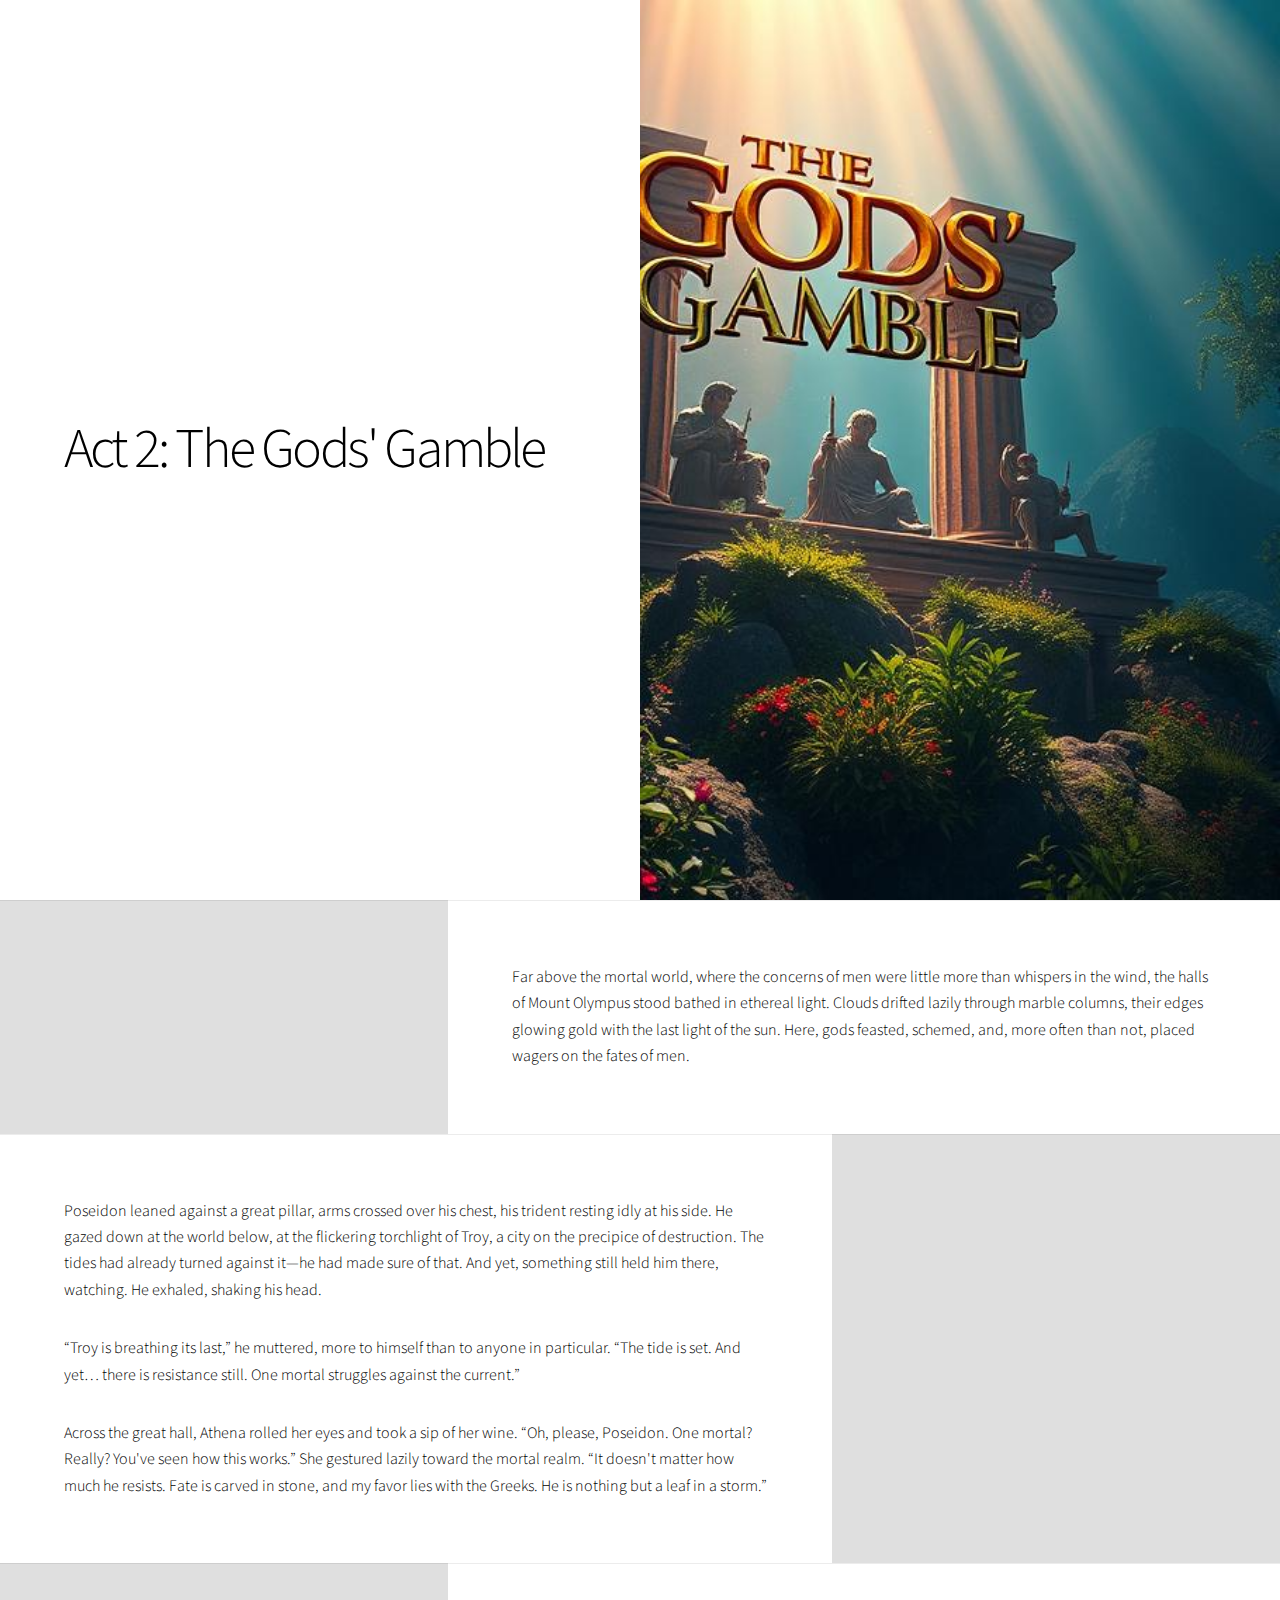
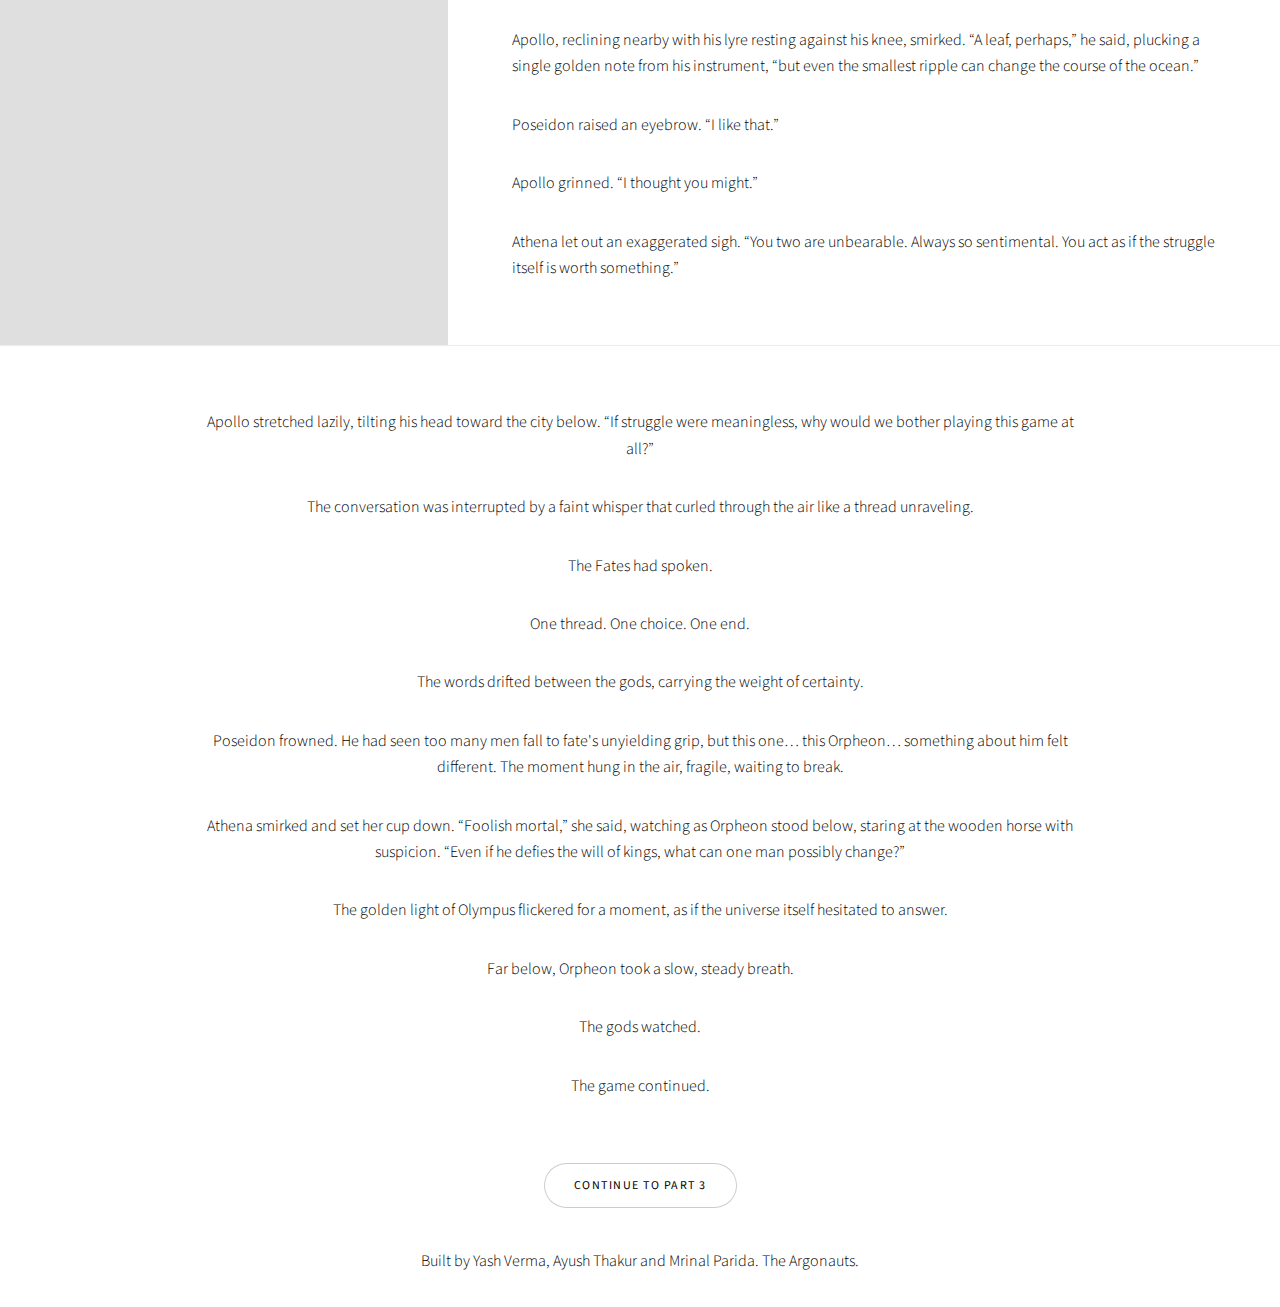
<file: part2.html>
<!DOCTYPE html>
<html>

<head>
  <title>The Last Omen: A Tale of the Trojan War</title>
  <meta charset="utf-8" />
  <meta name="viewport" content="width=device-width, initial-scale=1, user-scalable=no" />
  <link rel="stylesheet" href="assets/css/main.css" />
  <noscript>
    <link rel="stylesheet" href="assets/css/noscript.css" />
  </noscript>
</head>

<body class="is-preload">
  <!-- Wrapper -->
  <div id="wrapper" class="divided">
    <!-- One -->
    <section
      class="banner style1 orient-left content-align-left image-position-right fullscreen onload-image-fade-in onload-content-fade-right">
      <div class="content">
        <h1>Act 2: The Gods' Gamble</h1>
        <p class="major"></p>
      </div>
      <div class="image">
        <img src="images/part2/banner.jpg" alt="" />
      </div>
    </section>

    <!-- Two -->
    <section class="spotlight style1 orient-right content-align-left image-position-center onscroll-image-fade-in"
      id="first">
      <div class="content">
        <p>
          Far above the mortal world, where the concerns of men were little more than whispers in the wind, the halls of
          Mount Olympus stood bathed in ethereal light. Clouds drifted lazily through marble columns, their edges
          glowing gold with the last light of the sun. Here, gods feasted, schemed, and, more often than not, placed
          wagers on the fates of men.
        </p>
      </div>
      <div class="image">
        <img src="images/part2/1.jpg" alt="" />
      </div>
    </section>

    <!-- Three -->
    <section class="spotlight style1 orient-left content-align-left image-position-center onscroll-image-fade-in">
      <div class="content">
        <p>
          Poseidon leaned against a great pillar, arms crossed over his chest, his trident resting idly at his side. He
          gazed down at the world below, at the flickering torchlight of Troy, a city on the precipice of destruction.
          The tides had already turned against it—he had made sure of that. And yet, something still held him there,
          watching. He exhaled, shaking his head.
        </p>
        <p>
          “Troy is breathing its last,” he muttered, more to himself than to anyone in particular. “The tide is set. And
          yet… there is resistance still. One mortal struggles against the current.”
        </p>
        <p>
          Across the great hall, Athena rolled her eyes and took a sip of her wine. “Oh, please, Poseidon. One mortal?
          Really? You've seen how this works.” She gestured lazily toward the mortal realm. “It doesn't matter how much
          he resists. Fate is carved in stone, and my favor lies with the Greeks. He is nothing but a leaf in a storm.”
        </p>
      </div>
      <div class="image">
        <img src="images/part2/2.jpg" alt="" />
      </div>
    </section>

    <!-- Four -->
    <section class="spotlight style1 orient-right content-align-left image-position-center onscroll-image-fade-in">
      <div class="content">
        <p>
          Apollo, reclining nearby with his lyre resting against his knee, smirked. “A leaf, perhaps,” he said, plucking
          a single golden note from his instrument, “but even the smallest ripple can change the course of the ocean.”
        </p>
        <p>
          Poseidon raised an eyebrow. “I like that.”
        </p>
        <p>
          Apollo grinned. “I thought you might.”
        <p>
          Athena let out an exaggerated sigh. “You two are unbearable. Always so sentimental. You act as if the struggle
          itself is worth something.”
        </p>
      </div>
      <div class="image">
        <img src="images/part2/3.jpg" alt="" />
      </div>
    </section>

    <!-- Five -->
    <section class="wrapper style1 align-center">
      <div class="inner">
        <p>
          Apollo stretched lazily, tilting his head toward the city below. “If struggle were meaningless, why would we
          bother playing this game at all?”
        </p>
        <p>
          The conversation was interrupted by a faint whisper that curled through the air like a thread unraveling.
        </p>
        <p>
          The Fates had spoken.
        </p>
        <p>
          One thread. One choice. One end.
        </p>
        <p>
          The words drifted between the gods, carrying the weight of certainty.
        </p>
        <p>
          Poseidon frowned. He had seen too many men fall to fate's unyielding grip, but this one… this Orpheon…
          something about him felt different. The moment hung in the air, fragile, waiting to break.
        </p>
        <p>
          Athena smirked and set her cup down. “Foolish mortal,” she said, watching as Orpheon stood below, staring at
          the wooden horse with suspicion. “Even if he defies the will of kings, what can one man possibly change?”
        </p>
        <p>
          The golden light of Olympus flickered for a moment, as if the universe itself hesitated to answer.
        </p>
        <p>
          Far below, Orpheon took a slow, steady breath.
        <p>
          The gods watched.
        </p>
        <p>
          The game continued.
        </p>
      </div>

      <section class="wrapper style1 align-center">
        <ul class="actions stacked">
          <li><a href="./part3.html" class="button big wide smooth-scroll-middle">Continue to Part 3</a></li>
        </ul>
      </section>

      <!-- Footer -->
      <footer class="wrapper style1 align-center">
        <p>
          Built by Yash Verma, Ayush Thakur and Mrinal Parida. The Argonauts.
        </p>
  </div>
  </footer>
  </div>

  <!-- Scripts -->
  <script src="assets/js/jquery.min.js"></script>
  <script src="assets/js/jquery.scrollex.min.js"></script>
  <script src="assets/js/jquery.scrolly.min.js"></script>
  <script src="assets/js/browser.min.js"></script>
  <script src="assets/js/breakpoints.min.js"></script>
  <script src="assets/js/util.js"></script>
  <script src="assets/js/main.js"></script>
</body>

</html>
</file>
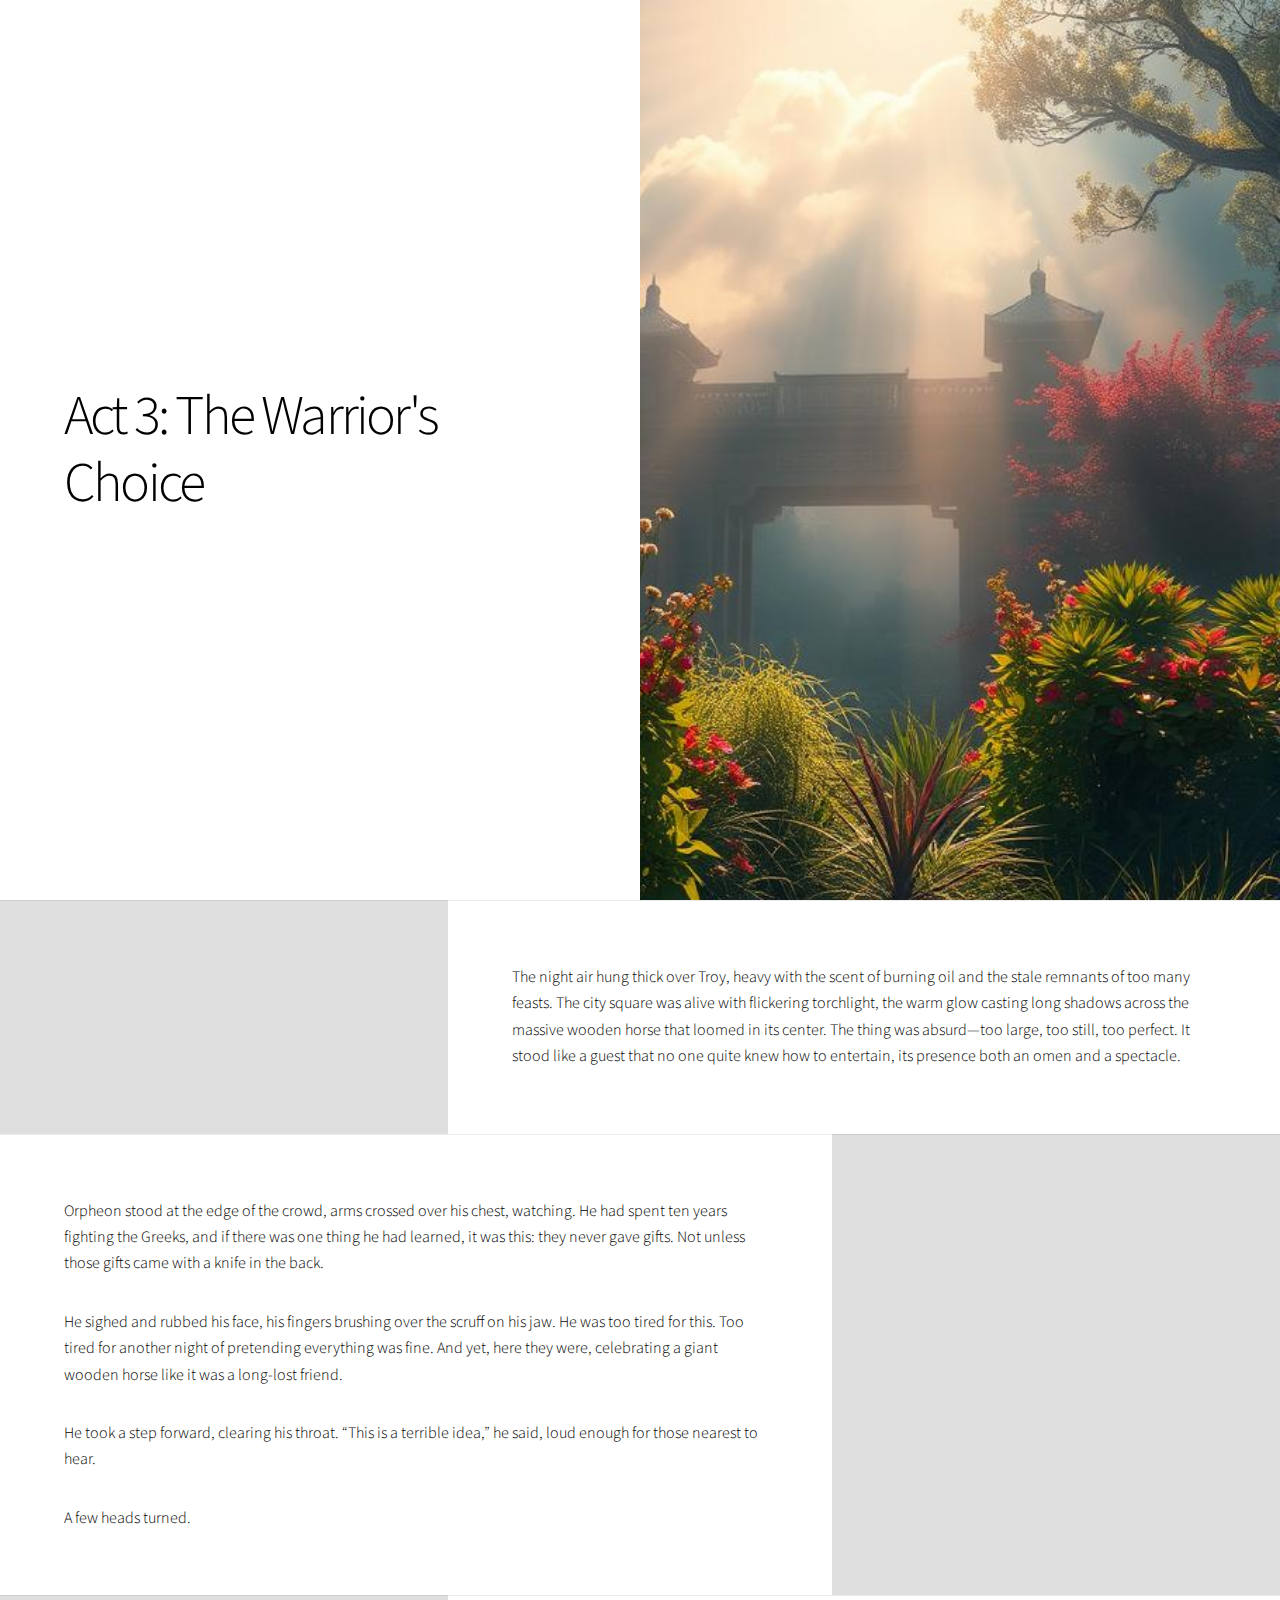
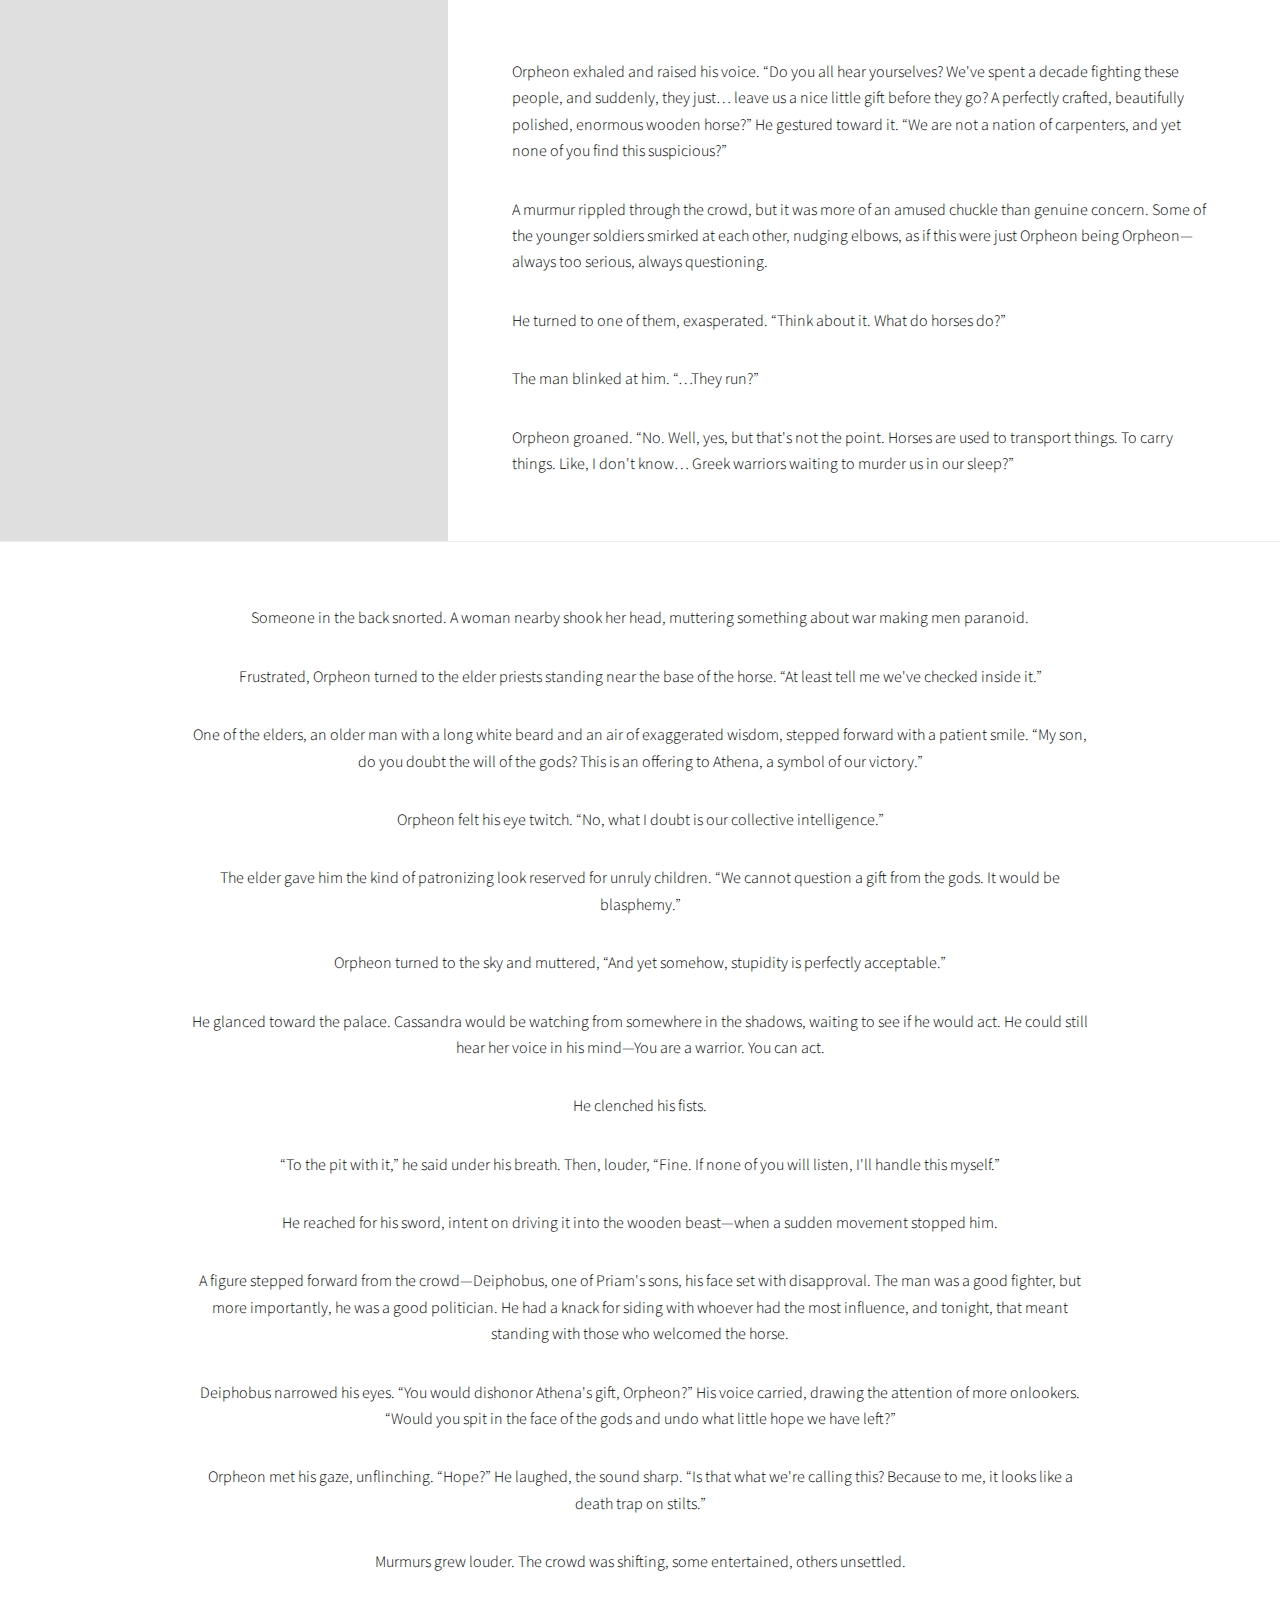
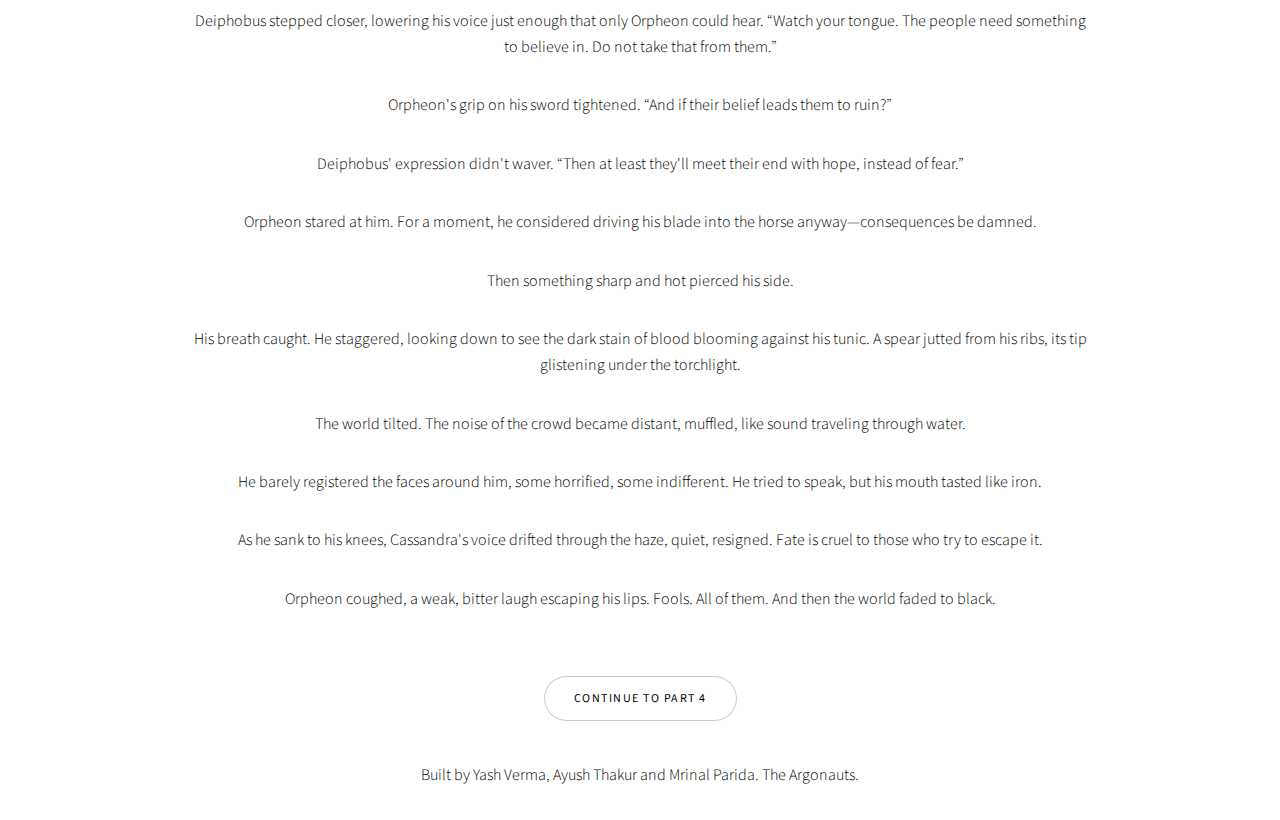
<file: part3.html>
<!DOCTYPE html>
<html>

<head>
  <title>The Last Omen: A Tale of the Trojan War</title>
  <meta charset="utf-8" />
  <meta name="viewport" content="width=device-width, initial-scale=1, user-scalable=no" />
  <link rel="stylesheet" href="assets/css/main.css" />
  <noscript>
    <link rel="stylesheet" href="assets/css/noscript.css" />
  </noscript>
</head>

<body class="is-preload">
  <!-- Wrapper -->
  <div id="wrapper" class="divided">
    <!-- One -->
    <section
      class="banner style1 orient-left content-align-left image-position-right fullscreen onload-image-fade-in onload-content-fade-right">
      <div class="content">
        <h1>Act 3: The Warrior's Choice</h1>
        <p class="major"></p>
      </div>
      <div class="image">
        <img src="images/part3/banner.jpg" alt="" />
      </div>
    </section>

    <!-- Two -->
    <section class="spotlight style1 orient-right content-align-left image-position-center onscroll-image-fade-in"
      id="first">
      <div class="content">
        <p>
          The night air hung thick over Troy, heavy with the scent of burning oil and the stale remnants of too many
          feasts. The city square was alive with flickering torchlight, the warm glow casting long shadows across the
          massive wooden horse that loomed in its center. The thing was absurd—too large, too still, too perfect. It
          stood like a guest that no one quite knew how to entertain, its presence both an omen and a spectacle.
        </p>
      </div>
      <div class="image">
        <img src="images/part3/1.jpg" alt="" />
      </div>
    </section>

    <!-- Three -->
    <section class="spotlight style1 orient-left content-align-left image-position-center onscroll-image-fade-in">
      <div class="content">
        <p>
          Orpheon stood at the edge of the crowd, arms crossed over his chest, watching. He had spent ten years fighting
          the Greeks, and if there was one thing he had learned, it was this: they never gave gifts. Not unless those
          gifts came with a knife in the back.
        </p>
        <p>
          He sighed and rubbed his face, his fingers brushing over the scruff on his jaw. He was too tired for this. Too
          tired for another night of pretending everything was fine. And yet, here they were, celebrating a giant wooden
          horse like it was a long-lost friend.
        </p>
        <p>
          He took a step forward, clearing his throat. “This is a terrible idea,” he said, loud enough for those nearest
          to hear.
        </p>
        <p>
          A few heads turned.
        </p>
      </div>
      <div class="image">
        <img src="images/part3/2.jpg" alt="" />
      </div>
    </section>

    <!-- Four -->
    <section class="spotlight style1 orient-right content-align-left image-position-center onscroll-image-fade-in">
      <div class="content">
        <p>
          Orpheon exhaled and raised his voice. “Do you all hear yourselves? We've spent a decade fighting these people,
          and suddenly, they just… leave us a nice little gift before they go? A perfectly crafted, beautifully
          polished, enormous wooden horse?” He gestured toward it. “We are not a nation of carpenters, and yet none of
          you find this suspicious?”
        </p>
        <p>
          A murmur rippled through the crowd, but it was more of an amused chuckle than genuine concern. Some of the
          younger soldiers smirked at each other, nudging elbows, as if this were just Orpheon being Orpheon—always too
          serious, always questioning.
        </p>
        <p>
          He turned to one of them, exasperated. “Think about it. What do horses do?”
        <p>
          The man blinked at him. “…They run?”
        </p>
        <p>Orpheon groaned. “No. Well, yes, but that's not the point. Horses are used to transport things. To carry
          things. Like, I don't know… Greek warriors waiting to murder us in our sleep?”
        </p>
      </div>
      <div class="image">
        <img src="images/part3/3.jpg" alt="" />
      </div>
    </section>

    <!-- Five -->
    <section class="wrapper style1 align-center">
      <div class="inner">
        <p>Someone in the back snorted. A woman nearby shook her head, muttering something about war making men
          paranoid.</p>

        <p>Frustrated, Orpheon turned to the elder priests standing near the base of the horse. “At least tell me we've
          checked inside it.”</p>

        <p>One of the elders, an older man with a long white beard and an air of exaggerated wisdom, stepped forward
          with a patient smile. “My son, do you doubt the will of the gods? This is an offering to Athena, a symbol of
          our victory.”</p>

        <p>Orpheon felt his eye twitch. “No, what I doubt is our collective intelligence.”</p>

        <p>The elder gave him the kind of patronizing look reserved for unruly children. “We cannot question a gift from
          the gods. It would be blasphemy.”</p>

        <p>Orpheon turned to the sky and muttered, “And yet somehow, stupidity is perfectly acceptable.”</p>

        <p>He glanced toward the palace. Cassandra would be watching from somewhere in the shadows, waiting to see if he
          would act. He could still hear her voice in his mind—You are a warrior. You can act.</p>

        <p>He clenched his fists.</p>

        <p>“To the pit with it,” he said under his breath. Then, louder, “Fine. If none of you will listen, I'll handle
          this myself.”</p>

        <p>He reached for his sword, intent on driving it into the wooden beast—when a sudden movement stopped him.</p>

        <p>A figure stepped forward from the crowd—Deiphobus, one of Priam's sons, his face set with disapproval. The
          man was a good fighter, but more importantly, he was a good politician. He had a knack for siding with whoever
          had the most influence, and tonight, that meant standing with those who welcomed the horse.</p>

        <p>Deiphobus narrowed his eyes. “You would dishonor Athena's gift, Orpheon?” His voice carried, drawing the
          attention of more onlookers. “Would you spit in the face of the gods and undo what little hope we have left?”
        </p>

        <p>Orpheon met his gaze, unflinching. “Hope?” He laughed, the sound sharp. “Is that what we're calling this?
          Because to me, it looks like a death trap on stilts.”</p>

        <p>Murmurs grew louder. The crowd was shifting, some entertained, others unsettled.</p>

        <p>Deiphobus stepped closer, lowering his voice just enough that only Orpheon could hear. “Watch your tongue.
          The people need something to believe in. Do not take that from them.”</p>

        <p>Orpheon's grip on his sword tightened. “And if their belief leads them to ruin?”</p>

        <p>Deiphobus' expression didn't waver. “Then at least they'll meet their end with hope, instead of fear.”</p>

        <p>Orpheon stared at him. For a moment, he considered driving his blade into the horse anyway—consequences be
          damned.</p>

        <p>Then something sharp and hot pierced his side.</p>

        <p>His breath caught. He staggered, looking down to see the dark stain of blood blooming against his tunic. A
          spear jutted from his ribs, its tip glistening under the torchlight.</p>

        <p>The world tilted. The noise of the crowd became distant, muffled, like sound traveling through water.</p>

        <p>He barely registered the faces around him, some horrified, some indifferent. He tried to speak, but his mouth
          tasted like iron.</p>

        <p>As he sank to his knees, Cassandra's voice drifted through the haze, quiet, resigned. Fate is cruel to those
          who try to escape it.</p>

        <p>Orpheon coughed, a weak, bitter laugh escaping his lips. Fools. All of them. And then the world faded to
          black.</p>
      </div>

      <section class="wrapper style1 align-center">
        <ul class="actions stacked">
          <li><a href="./part4.html" class="button big wide smooth-scroll-middle">Continue to Part 4</a></li>
        </ul>
      </section>

      <!-- Footer -->
      <footer class="wrapper style1 align-center">
        <p>
          Built by Yash Verma, Ayush Thakur and Mrinal Parida. The Argonauts.
        </p>
  </div>
  </footer>
  </div>

  <!-- Scripts -->
  <script src="assets/js/jquery.min.js"></script>
  <script src="assets/js/jquery.scrollex.min.js"></script>
  <script src="assets/js/jquery.scrolly.min.js"></script>
  <script src="assets/js/browser.min.js"></script>
  <script src="assets/js/breakpoints.min.js"></script>
  <script src="assets/js/util.js"></script>
  <script src="assets/js/main.js"></script>
</body>

</html>
</file>
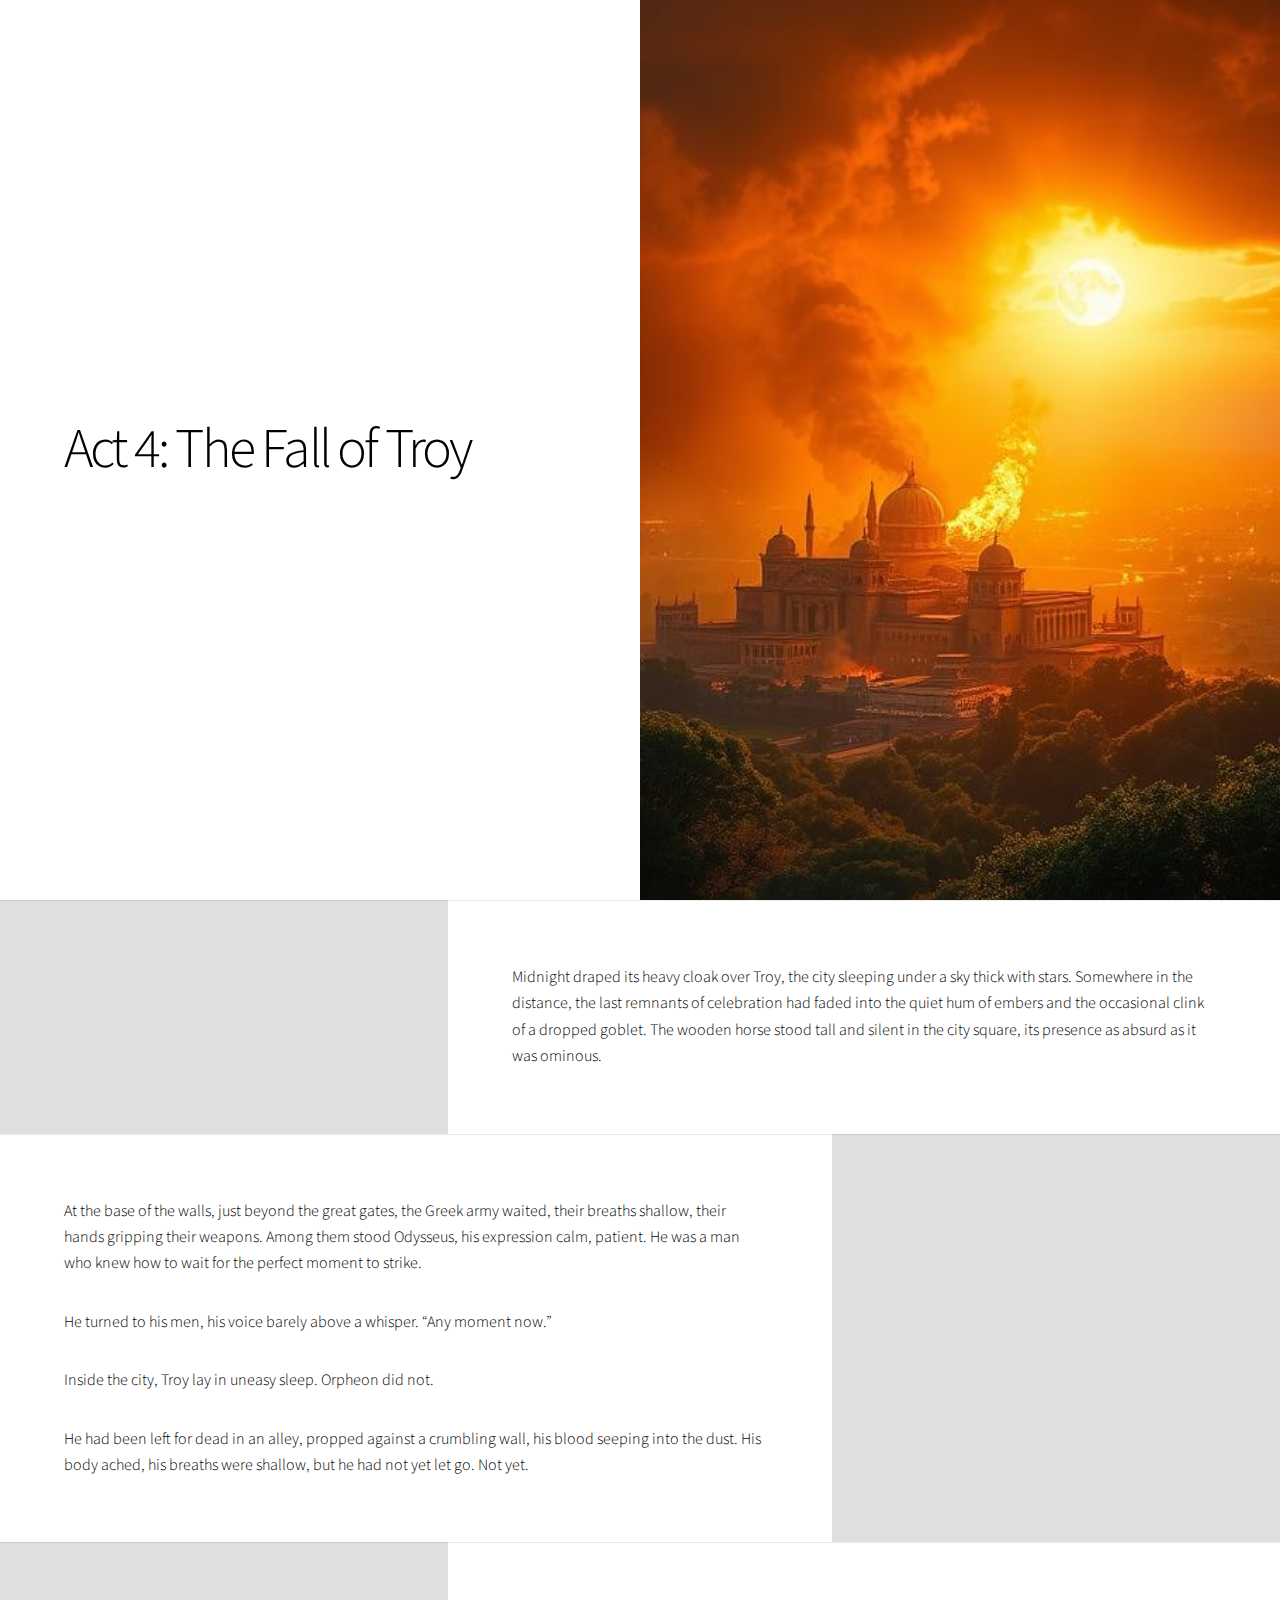
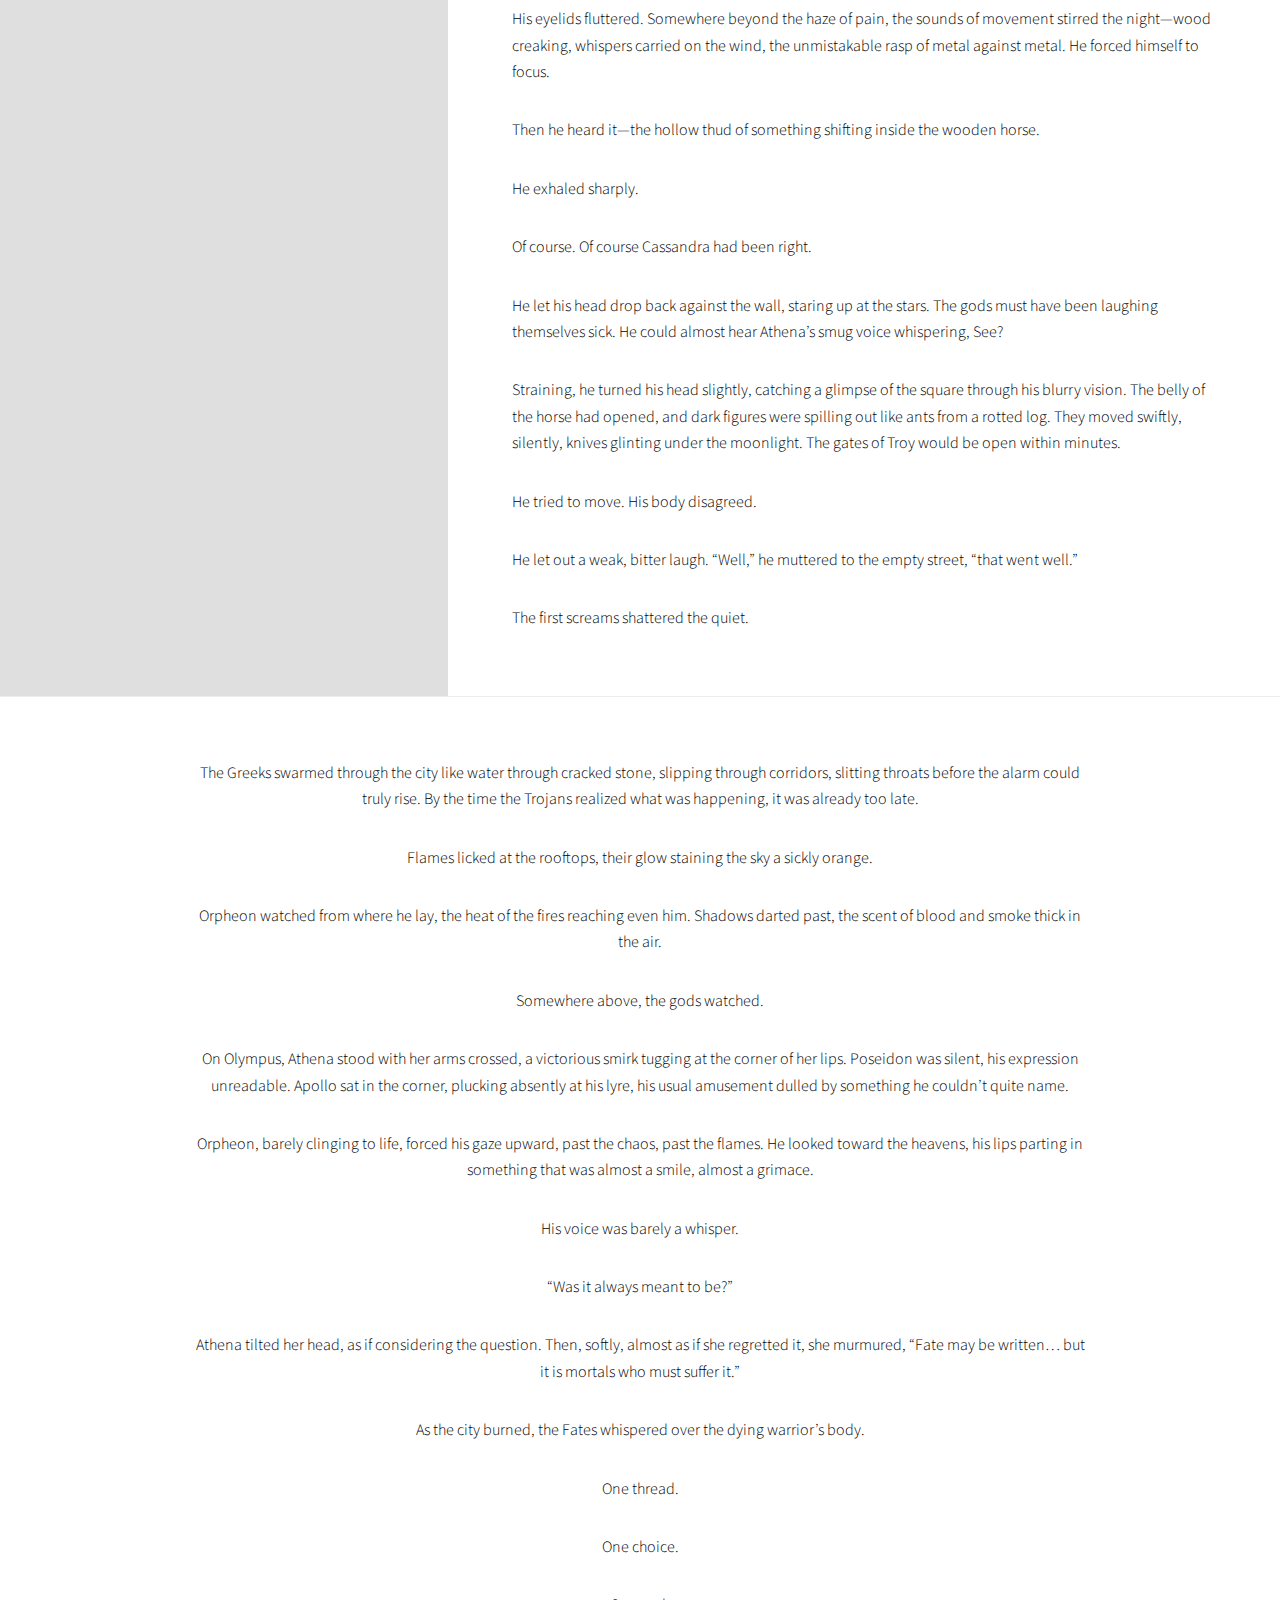
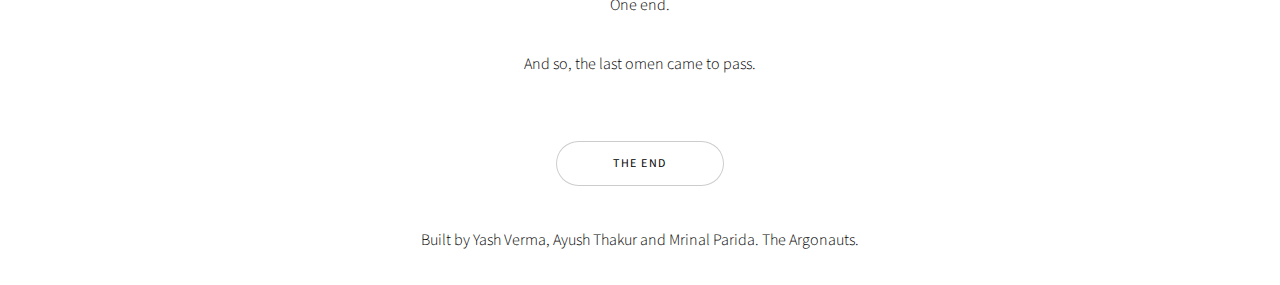
<file: part4.html>
<!DOCTYPE html>
<html>

<head>
  <title>The Last Omen: A Tale of the Trojan War</title>
  <meta charset="utf-8" />
  <meta name="viewport" content="width=device-width, initial-scale=1, user-scalable=no" />
  <link rel="stylesheet" href="assets/css/main.css" />
  <noscript>
    <link rel="stylesheet" href="assets/css/noscript.css" />
  </noscript>
</head>

<body class="is-preload">
  <!-- Wrapper -->
  <div id="wrapper" class="divided">
    <!-- One -->
    <section
      class="banner style1 orient-left content-align-left image-position-right fullscreen onload-image-fade-in onload-content-fade-right">
      <div class="content">
        <h1>Act 4: The Fall of Troy</h1>
        <p class="major"></p>
      </div>
      <div class="image">
        <img src="images/part4/banner.jpg" alt="" />
      </div>
    </section>

    <!-- Two -->
    <section class="spotlight style1 orient-right content-align-left image-position-center onscroll-image-fade-in"
      id="first">
      <div class="content">
        <p>Midnight draped its heavy cloak over Troy, the city sleeping under a sky thick with stars. Somewhere in the
          distance, the last remnants of celebration had faded into the quiet hum of embers and the occasional clink of
          a dropped goblet. The wooden horse stood tall and silent in the city square, its presence as absurd as it was
          ominous.</p>
      </div>
      <div class="image">
        <img src="images/part4/1.jpg" alt="" />
      </div>
    </section>

    <!-- Three -->
    <section class="spotlight style1 orient-left content-align-left image-position-center onscroll-image-fade-in">
      <div class="content">
        <p>At the base of the walls, just beyond the great gates, the Greek army waited, their breaths shallow, their
          hands gripping their weapons. Among them stood Odysseus, his expression calm, patient. He was a man who knew
          how to wait for the perfect moment to strike.</p>
        <p>He turned to his men, his voice barely above a whisper. “Any moment now.”</p>
        <p>Inside the city, Troy lay in uneasy sleep. Orpheon did not.</p>
        <p>He had been left for dead in an alley, propped against a crumbling wall, his blood seeping into the dust. His
          body ached, his breaths were shallow, but he had not yet let go. Not yet.</p>
      </div>
      <div class="image">
        <img src="images/part4/2.jpg" alt="" />
      </div>
    </section>

    <!-- Four -->
    <section class="spotlight style1 orient-right content-align-left image-position-center onscroll-image-fade-in">
      <div class="content">
        <p>His eyelids fluttered. Somewhere beyond the haze of pain, the sounds of movement stirred the night—wood
          creaking, whispers carried on the wind, the unmistakable rasp of metal against metal. He forced himself to
          focus.</p>
        <p>Then he heard it—the hollow thud of something shifting inside the wooden horse.</p>
        <p>He exhaled sharply.</p>
        <p>Of course. Of course Cassandra had been right.</p>
        <p>He let his head drop back against the wall, staring up at the stars. The gods must have been laughing
          themselves sick. He could almost hear Athena’s smug voice whispering, See?</p>
        <p>Straining, he turned his head slightly, catching a glimpse of the square through his blurry vision. The belly
          of the horse had opened, and dark figures were spilling out like ants from a rotted log. They moved swiftly,
          silently, knives glinting under the moonlight. The gates of Troy would be open within minutes.</p>
        <p>He tried to move. His body disagreed.</p>
        <p>He let out a weak, bitter laugh. “Well,” he muttered to the empty street, “that went well.”</p>
        <p>The first screams shattered the quiet.</p>
      </div>
      <div class="image">
        <img src="images/part4/3.jpg" alt="" />
      </div>
    </section>

    <!-- Five -->
    <section class="wrapper style1 align-center">
      <div class="inner">
        <p>The Greeks swarmed through the city like water through cracked stone, slipping through corridors, slitting
          throats before the alarm could truly rise. By the time the Trojans realized what was happening, it was already
          too late.</p>
        <p>Flames licked at the rooftops, their glow staining the sky a sickly orange.</p>
        <p>Orpheon watched from where he lay, the heat of the fires reaching even him. Shadows darted past, the scent of
          blood and smoke thick in the air.</p>
        <p>Somewhere above, the gods watched.</p>
        <p>On Olympus, Athena stood with her arms crossed, a victorious smirk tugging at the corner of her lips.
          Poseidon was silent, his expression unreadable. Apollo sat in the corner, plucking absently at his lyre, his
          usual amusement dulled by something he couldn’t quite name.</p>
        <p>Orpheon, barely clinging to life, forced his gaze upward, past the chaos, past the flames. He looked toward
          the heavens, his lips parting in something that was almost a smile, almost a grimace.</p>
        <p>His voice was barely a whisper.</p>
        <p>“Was it always meant to be?”</p>
        <p>Athena tilted her head, as if considering the question. Then, softly, almost as if she regretted it, she
          murmured, “Fate may be written… but it is mortals who must suffer it.”</p>
        <p>As the city burned, the Fates whispered over the dying warrior’s body.</p>
        <p>One thread.</p>
        <p>One choice.</p>
        <p>One end.</p>
        <p>And so, the last omen came to pass.</p>
      </div>

      <section class="wrapper style1 align-center">
        <ul class="actions stacked">
          <li><a href="index.html" class="button big wide smooth-scroll-middle">The End</a></li>
        </ul>
      </section>

      <!-- Footer -->
      <footer class="wrapper style1 align-center">
        <p>
          Built by Yash Verma, Ayush Thakur and Mrinal Parida. The Argonauts.
        </p>
  </div>
  </footer>
  </div>

  <!-- Scripts -->
  <script src="assets/js/jquery.min.js"></script>
  <script src="assets/js/jquery.scrollex.min.js"></script>
  <script src="assets/js/jquery.scrolly.min.js"></script>
  <script src="assets/js/browser.min.js"></script>
  <script src="assets/js/breakpoints.min.js"></script>
  <script src="assets/js/util.js"></script>
  <script src="assets/js/main.js"></script>
</body>

</html>
</file>
<file: assets/css/main.css>
@import url("https://fonts.googleapis.com/css?family=Source+Sans+Pro:300,300i,400,400i");

html,
body,
div,
span,
applet,
object,
iframe,
h1,
h2,
h3,
h4,
h5,
h6,
p,
blockquote,
pre,
a,
abbr,
acronym,
address,
big,
cite,
code,
del,
dfn,
em,
img,
ins,
kbd,
q,
s,
samp,
small,
strike,
strong,
sub,
sup,
tt,
var,
b,
u,
i,
center,
dl,
dt,
dd,
ol,
ul,
li,
fieldset,
form,
label,
legend,
table,
caption,
tbody,
tfoot,
thead,
tr,
th,
td,
article,
aside,
canvas,
details,
embed,
figure,
figcaption,
footer,
header,
hgroup,
menu,
nav,
output,
ruby,
section,
summary,
time,
mark,
audio,
video {
  margin: 0;
  padding: 0;
  border: 0;
  font-size: 100%;
  font: inherit;
  vertical-align: baseline;
}

article,
aside,
details,
figcaption,
figure,
footer,
header,
hgroup,
menu,
nav,
section {
  display: block;
}

body {
  line-height: 1;
}

ol,
ul {
  list-style: none;
}

blockquote,
q {
  quotes: none;
}

blockquote:before,
blockquote:after,
q:before,
q:after {
  content: "";
  content: none;
}

table {
  border-collapse: collapse;
  border-spacing: 0;
}

body {
  -webkit-text-size-adjust: none;
}

mark {
  background-color: transparent;
  color: inherit;
}

input::-moz-focus-inner {
  border: 0;
  padding: 0;
}

input,
select,
textarea {
  -moz-appearance: none;
  -webkit-appearance: none;
  -ms-appearance: none;
  appearance: none;
}

/* Basic */

@-ms-viewport {
  width: device-width;
}

body {
  -ms-overflow-style: scrollbar;
}

@media screen and (max-width: 480px) {
  html,
  body {
    min-width: 320px;
  }
}

html {
  box-sizing: border-box;
}

*,
*:before,
*:after {
  box-sizing: inherit;
}

body {
  background: #ffffff;
}

body.is-preload *,
body.is-preload *:before,
body.is-preload *:after {
  -moz-animation: none !important;
  -webkit-animation: none !important;
  -ms-animation: none !important;
  animation: none !important;
  -moz-transition: none !important;
  -webkit-transition: none !important;
  -ms-transition: none !important;
  transition: none !important;
}

/* Type */

html {
  font-size: 18pt;
}

@media screen and (max-width: 1680px) {
  html {
    font-size: 14pt;
  }
}

@media screen and (max-width: 1280px) {
  html {
    font-size: 12pt;
  }
}

@media screen and (max-width: 736px) {
  html {
    font-size: 11pt;
  }
}

@media screen and (max-width: 360px) {
  html {
    font-size: 10pt;
  }
}

body {
  background-color: #ffffff;
  color: #000000;
}

body,
input,
select,
textarea {
  font-family: "Source Sans Pro", Helvetica, sans-serif;
  font-size: 1rem;
  font-weight: 300;
  line-height: 1.65;
}

a {
  -moz-transition: color 0.2s ease-in-out;
  -webkit-transition: color 0.2s ease-in-out;
  -ms-transition: color 0.2s ease-in-out;
  transition: color 0.2s ease-in-out;
  text-decoration: underline;
}

a:hover {
  text-decoration: none;
}

strong,
b {
  font-weight: 400;
}

em,
i {
  font-style: italic;
}

p {
  margin: 0 0 2rem 0;
}

p.major {
  font-size: 1.25rem;
}

h1,
h2,
h3,
h4,
h5,
h6 {
  font-weight: 300;
  line-height: 1.375;
  letter-spacing: -0.05em;
  margin: 0 0 1rem 0;
}

h1 a,
h2 a,
h3 a,
h4 a,
h5 a,
h6 a {
  color: inherit;
  text-decoration: none;
}

h1 {
  font-size: 3.5rem;
  line-height: 1.2;
}

h2 {
  font-size: 2.25rem;
}

h3 {
  font-size: 1.5rem;
}

h4 {
  font-size: 1.1rem;
}

h5 {
  font-size: 0.9rem;
}

h6 {
  font-size: 0.7rem;
}

sub {
  font-size: 0.8rem;
  position: relative;
  top: 0.5rem;
}

sup {
  font-size: 0.8rem;
  position: relative;
  top: -0.5rem;
}

blockquote {
  border-left: solid 4px;
  font-style: italic;
  margin: 0 0 2rem 0;
  padding: 0.5rem 0 0.5rem 2rem;
}

code {
  border-radius: 4px;
  font-family: "Courier New", monospace;
  font-size: 0.9em;
  margin: 0 0.25rem;
  padding: 0.25rem 0.325rem;
}

pre {
  -webkit-overflow-scrolling: touch;
  font-family: "Courier New", monospace;
  font-size: 0.9em;
  margin: 0 0 2rem 0;
}

pre code {
  display: block;
  line-height: 1.5;
  padding: 0.75rem 1rem;
  overflow-x: auto;
}

hr {
  border: 0;
  border-bottom: solid 1px;
  margin: 2.5rem 0;
}

hr.major {
  margin: 3.5rem 0;
}

.align-left {
  text-align: left;
}

.align-center {
  text-align: center;
}

.align-right {
  text-align: right;
}

@media screen and (max-width: 736px) {
  p.major {
    font-size: 1.1rem;
  }

  h1 {
    font-size: 2.5rem;
  }

  h2 {
    font-size: 2rem;
  }

  h3 {
    font-size: 1.25rem;
  }

  h4 {
    font-size: 1rem;
  }
}

input,
select,
textarea {
  color: #000000;
}

a {
  color: #000000;
}

a:hover {
  color: #47d3e5;
}

strong,
b {
  color: #000000;
}

h1,
h2,
h3,
h4,
h5,
h6 {
  color: #000000;
}

blockquote {
  border-left-color: rgba(0, 0, 0, 0.2);
}

code {
  background: rgba(0, 0, 0, 0.05);
  border-color: rgba(0, 0, 0, 0.2);
}

hr {
  border-bottom-color: rgba(0, 0, 0, 0.2);
}

/* Row */

.row {
  display: flex;
  flex-wrap: wrap;
  box-sizing: border-box;
  align-items: stretch;
}

.row > * {
  box-sizing: border-box;
}

.row.gtr-uniform > * > :last-child {
  margin-bottom: 0;
}

.row.aln-left {
  justify-content: flex-start;
}

.row.aln-center {
  justify-content: center;
}

.row.aln-right {
  justify-content: flex-end;
}

.row.aln-top {
  align-items: flex-start;
}

.row.aln-middle {
  align-items: center;
}

.row.aln-bottom {
  align-items: flex-end;
}

.row > .imp {
  order: -1;
}

.row > .col-1 {
  width: 8.33333%;
}

.row > .off-1 {
  margin-left: 8.33333%;
}

.row > .col-2 {
  width: 16.66667%;
}

.row > .off-2 {
  margin-left: 16.66667%;
}

.row > .col-3 {
  width: 25%;
}

.row > .off-3 {
  margin-left: 25%;
}

.row > .col-4 {
  width: 33.33333%;
}

.row > .off-4 {
  margin-left: 33.33333%;
}

.row > .col-5 {
  width: 41.66667%;
}

.row > .off-5 {
  margin-left: 41.66667%;
}

.row > .col-6 {
  width: 50%;
}

.row > .off-6 {
  margin-left: 50%;
}

.row > .col-7 {
  width: 58.33333%;
}

.row > .off-7 {
  margin-left: 58.33333%;
}

.row > .col-8 {
  width: 66.66667%;
}

.row > .off-8 {
  margin-left: 66.66667%;
}

.row > .col-9 {
  width: 75%;
}

.row > .off-9 {
  margin-left: 75%;
}

.row > .col-10 {
  width: 83.33333%;
}

.row > .off-10 {
  margin-left: 83.33333%;
}

.row > .col-11 {
  width: 91.66667%;
}

.row > .off-11 {
  margin-left: 91.66667%;
}

.row > .col-12 {
  width: 100%;
}

.row > .off-12 {
  margin-left: 100%;
}

.row.gtr-0 {
  margin-top: 0;
  margin-left: 0rem;
}

.row.gtr-0 > * {
  padding: 0 0 0 0rem;
}

.row.gtr-0.gtr-uniform {
  margin-top: 0rem;
}

.row.gtr-0.gtr-uniform > * {
  padding-top: 0rem;
}

.row.gtr-25 {
  margin-top: 0;
  margin-left: -0.5rem;
}

.row.gtr-25 > * {
  padding: 0 0 0 0.5rem;
}

.row.gtr-25.gtr-uniform {
  margin-top: -0.5rem;
}

.row.gtr-25.gtr-uniform > * {
  padding-top: 0.5rem;
}

.row.gtr-50 {
  margin-top: 0;
  margin-left: -1rem;
}

.row.gtr-50 > * {
  padding: 0 0 0 1rem;
}

.row.gtr-50.gtr-uniform {
  margin-top: -1rem;
}

.row.gtr-50.gtr-uniform > * {
  padding-top: 1rem;
}

.row {
  margin-top: 0;
  margin-left: -2rem;
}

.row > * {
  padding: 0 0 0 2rem;
}

.row.gtr-uniform {
  margin-top: -2rem;
}

.row.gtr-uniform > * {
  padding-top: 2rem;
}

.row.gtr-150 {
  margin-top: 0;
  margin-left: -3rem;
}

.row.gtr-150 > * {
  padding: 0 0 0 3rem;
}

.row.gtr-150.gtr-uniform {
  margin-top: -3rem;
}

.row.gtr-150.gtr-uniform > * {
  padding-top: 3rem;
}

.row.gtr-200 {
  margin-top: 0;
  margin-left: -4rem;
}

.row.gtr-200 > * {
  padding: 0 0 0 4rem;
}

.row.gtr-200.gtr-uniform {
  margin-top: -4rem;
}

.row.gtr-200.gtr-uniform > * {
  padding-top: 4rem;
}

@media screen and (max-width: 1680px) {
  .row {
    display: flex;
    flex-wrap: wrap;
    box-sizing: border-box;
    align-items: stretch;
  }

  .row > * {
    box-sizing: border-box;
  }

  .row.gtr-uniform > * > :last-child {
    margin-bottom: 0;
  }

  .row.aln-left {
    justify-content: flex-start;
  }

  .row.aln-center {
    justify-content: center;
  }

  .row.aln-right {
    justify-content: flex-end;
  }

  .row.aln-top {
    align-items: flex-start;
  }

  .row.aln-middle {
    align-items: center;
  }

  .row.aln-bottom {
    align-items: flex-end;
  }

  .row > .imp-xlarge {
    order: -1;
  }

  .row > .col-1-xlarge {
    width: 8.33333%;
  }

  .row > .off-1-xlarge {
    margin-left: 8.33333%;
  }

  .row > .col-2-xlarge {
    width: 16.66667%;
  }

  .row > .off-2-xlarge {
    margin-left: 16.66667%;
  }

  .row > .col-3-xlarge {
    width: 25%;
  }

  .row > .off-3-xlarge {
    margin-left: 25%;
  }

  .row > .col-4-xlarge {
    width: 33.33333%;
  }

  .row > .off-4-xlarge {
    margin-left: 33.33333%;
  }

  .row > .col-5-xlarge {
    width: 41.66667%;
  }

  .row > .off-5-xlarge {
    margin-left: 41.66667%;
  }

  .row > .col-6-xlarge {
    width: 50%;
  }

  .row > .off-6-xlarge {
    margin-left: 50%;
  }

  .row > .col-7-xlarge {
    width: 58.33333%;
  }

  .row > .off-7-xlarge {
    margin-left: 58.33333%;
  }

  .row > .col-8-xlarge {
    width: 66.66667%;
  }

  .row > .off-8-xlarge {
    margin-left: 66.66667%;
  }

  .row > .col-9-xlarge {
    width: 75%;
  }

  .row > .off-9-xlarge {
    margin-left: 75%;
  }

  .row > .col-10-xlarge {
    width: 83.33333%;
  }

  .row > .off-10-xlarge {
    margin-left: 83.33333%;
  }

  .row > .col-11-xlarge {
    width: 91.66667%;
  }

  .row > .off-11-xlarge {
    margin-left: 91.66667%;
  }

  .row > .col-12-xlarge {
    width: 100%;
  }

  .row > .off-12-xlarge {
    margin-left: 100%;
  }

  .row.gtr-0 {
    margin-top: 0;
    margin-left: 0rem;
  }

  .row.gtr-0 > * {
    padding: 0 0 0 0rem;
  }

  .row.gtr-0.gtr-uniform {
    margin-top: 0rem;
  }

  .row.gtr-0.gtr-uniform > * {
    padding-top: 0rem;
  }

  .row.gtr-25 {
    margin-top: 0;
    margin-left: -0.5rem;
  }

  .row.gtr-25 > * {
    padding: 0 0 0 0.5rem;
  }

  .row.gtr-25.gtr-uniform {
    margin-top: -0.5rem;
  }

  .row.gtr-25.gtr-uniform > * {
    padding-top: 0.5rem;
  }

  .row.gtr-50 {
    margin-top: 0;
    margin-left: -1rem;
  }

  .row.gtr-50 > * {
    padding: 0 0 0 1rem;
  }

  .row.gtr-50.gtr-uniform {
    margin-top: -1rem;
  }

  .row.gtr-50.gtr-uniform > * {
    padding-top: 1rem;
  }

  .row {
    margin-top: 0;
    margin-left: -2rem;
  }

  .row > * {
    padding: 0 0 0 2rem;
  }

  .row.gtr-uniform {
    margin-top: -2rem;
  }

  .row.gtr-uniform > * {
    padding-top: 2rem;
  }

  .row.gtr-150 {
    margin-top: 0;
    margin-left: -3rem;
  }

  .row.gtr-150 > * {
    padding: 0 0 0 3rem;
  }

  .row.gtr-150.gtr-uniform {
    margin-top: -3rem;
  }

  .row.gtr-150.gtr-uniform > * {
    padding-top: 3rem;
  }

  .row.gtr-200 {
    margin-top: 0;
    margin-left: -4rem;
  }

  .row.gtr-200 > * {
    padding: 0 0 0 4rem;
  }

  .row.gtr-200.gtr-uniform {
    margin-top: -4rem;
  }

  .row.gtr-200.gtr-uniform > * {
    padding-top: 4rem;
  }
}

@media screen and (max-width: 1280px) {
  .row {
    display: flex;
    flex-wrap: wrap;
    box-sizing: border-box;
    align-items: stretch;
  }

  .row > * {
    box-sizing: border-box;
  }

  .row.gtr-uniform > * > :last-child {
    margin-bottom: 0;
  }

  .row.aln-left {
    justify-content: flex-start;
  }

  .row.aln-center {
    justify-content: center;
  }

  .row.aln-right {
    justify-content: flex-end;
  }

  .row.aln-top {
    align-items: flex-start;
  }

  .row.aln-middle {
    align-items: center;
  }

  .row.aln-bottom {
    align-items: flex-end;
  }

  .row > .imp-large {
    order: -1;
  }

  .row > .col-1-large {
    width: 8.33333%;
  }

  .row > .off-1-large {
    margin-left: 8.33333%;
  }

  .row > .col-2-large {
    width: 16.66667%;
  }

  .row > .off-2-large {
    margin-left: 16.66667%;
  }

  .row > .col-3-large {
    width: 25%;
  }

  .row > .off-3-large {
    margin-left: 25%;
  }

  .row > .col-4-large {
    width: 33.33333%;
  }

  .row > .off-4-large {
    margin-left: 33.33333%;
  }

  .row > .col-5-large {
    width: 41.66667%;
  }

  .row > .off-5-large {
    margin-left: 41.66667%;
  }

  .row > .col-6-large {
    width: 50%;
  }

  .row > .off-6-large {
    margin-left: 50%;
  }

  .row > .col-7-large {
    width: 58.33333%;
  }

  .row > .off-7-large {
    margin-left: 58.33333%;
  }

  .row > .col-8-large {
    width: 66.66667%;
  }

  .row > .off-8-large {
    margin-left: 66.66667%;
  }

  .row > .col-9-large {
    width: 75%;
  }

  .row > .off-9-large {
    margin-left: 75%;
  }

  .row > .col-10-large {
    width: 83.33333%;
  }

  .row > .off-10-large {
    margin-left: 83.33333%;
  }

  .row > .col-11-large {
    width: 91.66667%;
  }

  .row > .off-11-large {
    margin-left: 91.66667%;
  }

  .row > .col-12-large {
    width: 100%;
  }

  .row > .off-12-large {
    margin-left: 100%;
  }

  .row.gtr-0 {
    margin-top: 0;
    margin-left: 0rem;
  }

  .row.gtr-0 > * {
    padding: 0 0 0 0rem;
  }

  .row.gtr-0.gtr-uniform {
    margin-top: 0rem;
  }

  .row.gtr-0.gtr-uniform > * {
    padding-top: 0rem;
  }

  .row.gtr-25 {
    margin-top: 0;
    margin-left: -0.5rem;
  }

  .row.gtr-25 > * {
    padding: 0 0 0 0.5rem;
  }

  .row.gtr-25.gtr-uniform {
    margin-top: -0.5rem;
  }

  .row.gtr-25.gtr-uniform > * {
    padding-top: 0.5rem;
  }

  .row.gtr-50 {
    margin-top: 0;
    margin-left: -1rem;
  }

  .row.gtr-50 > * {
    padding: 0 0 0 1rem;
  }

  .row.gtr-50.gtr-uniform {
    margin-top: -1rem;
  }

  .row.gtr-50.gtr-uniform > * {
    padding-top: 1rem;
  }

  .row {
    margin-top: 0;
    margin-left: -2rem;
  }

  .row > * {
    padding: 0 0 0 2rem;
  }

  .row.gtr-uniform {
    margin-top: -2rem;
  }

  .row.gtr-uniform > * {
    padding-top: 2rem;
  }

  .row.gtr-150 {
    margin-top: 0;
    margin-left: -3rem;
  }

  .row.gtr-150 > * {
    padding: 0 0 0 3rem;
  }

  .row.gtr-150.gtr-uniform {
    margin-top: -3rem;
  }

  .row.gtr-150.gtr-uniform > * {
    padding-top: 3rem;
  }

  .row.gtr-200 {
    margin-top: 0;
    margin-left: -4rem;
  }

  .row.gtr-200 > * {
    padding: 0 0 0 4rem;
  }

  .row.gtr-200.gtr-uniform {
    margin-top: -4rem;
  }

  .row.gtr-200.gtr-uniform > * {
    padding-top: 4rem;
  }
}

@media screen and (max-width: 980px) {
  .row {
    display: flex;
    flex-wrap: wrap;
    box-sizing: border-box;
    align-items: stretch;
  }

  .row > * {
    box-sizing: border-box;
  }

  .row.gtr-uniform > * > :last-child {
    margin-bottom: 0;
  }

  .row.aln-left {
    justify-content: flex-start;
  }

  .row.aln-center {
    justify-content: center;
  }

  .row.aln-right {
    justify-content: flex-end;
  }

  .row.aln-top {
    align-items: flex-start;
  }

  .row.aln-middle {
    align-items: center;
  }

  .row.aln-bottom {
    align-items: flex-end;
  }

  .row > .imp-medium {
    order: -1;
  }

  .row > .col-1-medium {
    width: 8.33333%;
  }

  .row > .off-1-medium {
    margin-left: 8.33333%;
  }

  .row > .col-2-medium {
    width: 16.66667%;
  }

  .row > .off-2-medium {
    margin-left: 16.66667%;
  }

  .row > .col-3-medium {
    width: 25%;
  }

  .row > .off-3-medium {
    margin-left: 25%;
  }

  .row > .col-4-medium {
    width: 33.33333%;
  }

  .row > .off-4-medium {
    margin-left: 33.33333%;
  }

  .row > .col-5-medium {
    width: 41.66667%;
  }

  .row > .off-5-medium {
    margin-left: 41.66667%;
  }

  .row > .col-6-medium {
    width: 50%;
  }

  .row > .off-6-medium {
    margin-left: 50%;
  }

  .row > .col-7-medium {
    width: 58.33333%;
  }

  .row > .off-7-medium {
    margin-left: 58.33333%;
  }

  .row > .col-8-medium {
    width: 66.66667%;
  }

  .row > .off-8-medium {
    margin-left: 66.66667%;
  }

  .row > .col-9-medium {
    width: 75%;
  }

  .row > .off-9-medium {
    margin-left: 75%;
  }

  .row > .col-10-medium {
    width: 83.33333%;
  }

  .row > .off-10-medium {
    margin-left: 83.33333%;
  }

  .row > .col-11-medium {
    width: 91.66667%;
  }

  .row > .off-11-medium {
    margin-left: 91.66667%;
  }

  .row > .col-12-medium {
    width: 100%;
  }

  .row > .off-12-medium {
    margin-left: 100%;
  }

  .row.gtr-0 {
    margin-top: 0;
    margin-left: 0rem;
  }

  .row.gtr-0 > * {
    padding: 0 0 0 0rem;
  }

  .row.gtr-0.gtr-uniform {
    margin-top: 0rem;
  }

  .row.gtr-0.gtr-uniform > * {
    padding-top: 0rem;
  }

  .row.gtr-25 {
    margin-top: 0;
    margin-left: -0.5rem;
  }

  .row.gtr-25 > * {
    padding: 0 0 0 0.5rem;
  }

  .row.gtr-25.gtr-uniform {
    margin-top: -0.5rem;
  }

  .row.gtr-25.gtr-uniform > * {
    padding-top: 0.5rem;
  }

  .row.gtr-50 {
    margin-top: 0;
    margin-left: -1rem;
  }

  .row.gtr-50 > * {
    padding: 0 0 0 1rem;
  }

  .row.gtr-50.gtr-uniform {
    margin-top: -1rem;
  }

  .row.gtr-50.gtr-uniform > * {
    padding-top: 1rem;
  }

  .row {
    margin-top: 0;
    margin-left: -2rem;
  }

  .row > * {
    padding: 0 0 0 2rem;
  }

  .row.gtr-uniform {
    margin-top: -2rem;
  }

  .row.gtr-uniform > * {
    padding-top: 2rem;
  }

  .row.gtr-150 {
    margin-top: 0;
    margin-left: -3rem;
  }

  .row.gtr-150 > * {
    padding: 0 0 0 3rem;
  }

  .row.gtr-150.gtr-uniform {
    margin-top: -3rem;
  }

  .row.gtr-150.gtr-uniform > * {
    padding-top: 3rem;
  }

  .row.gtr-200 {
    margin-top: 0;
    margin-left: -4rem;
  }

  .row.gtr-200 > * {
    padding: 0 0 0 4rem;
  }

  .row.gtr-200.gtr-uniform {
    margin-top: -4rem;
  }

  .row.gtr-200.gtr-uniform > * {
    padding-top: 4rem;
  }
}

@media screen and (max-width: 736px) {
  .row {
    display: flex;
    flex-wrap: wrap;
    box-sizing: border-box;
    align-items: stretch;
  }

  .row > * {
    box-sizing: border-box;
  }

  .row.gtr-uniform > * > :last-child {
    margin-bottom: 0;
  }

  .row.aln-left {
    justify-content: flex-start;
  }

  .row.aln-center {
    justify-content: center;
  }

  .row.aln-right {
    justify-content: flex-end;
  }

  .row.aln-top {
    align-items: flex-start;
  }

  .row.aln-middle {
    align-items: center;
  }

  .row.aln-bottom {
    align-items: flex-end;
  }

  .row > .imp-small {
    order: -1;
  }

  .row > .col-1-small {
    width: 8.33333%;
  }

  .row > .off-1-small {
    margin-left: 8.33333%;
  }

  .row > .col-2-small {
    width: 16.66667%;
  }

  .row > .off-2-small {
    margin-left: 16.66667%;
  }

  .row > .col-3-small {
    width: 25%;
  }

  .row > .off-3-small {
    margin-left: 25%;
  }

  .row > .col-4-small {
    width: 33.33333%;
  }

  .row > .off-4-small {
    margin-left: 33.33333%;
  }

  .row > .col-5-small {
    width: 41.66667%;
  }

  .row > .off-5-small {
    margin-left: 41.66667%;
  }

  .row > .col-6-small {
    width: 50%;
  }

  .row > .off-6-small {
    margin-left: 50%;
  }

  .row > .col-7-small {
    width: 58.33333%;
  }

  .row > .off-7-small {
    margin-left: 58.33333%;
  }

  .row > .col-8-small {
    width: 66.66667%;
  }

  .row > .off-8-small {
    margin-left: 66.66667%;
  }

  .row > .col-9-small {
    width: 75%;
  }

  .row > .off-9-small {
    margin-left: 75%;
  }

  .row > .col-10-small {
    width: 83.33333%;
  }

  .row > .off-10-small {
    margin-left: 83.33333%;
  }

  .row > .col-11-small {
    width: 91.66667%;
  }

  .row > .off-11-small {
    margin-left: 91.66667%;
  }

  .row > .col-12-small {
    width: 100%;
  }

  .row > .off-12-small {
    margin-left: 100%;
  }

  .row.gtr-0 {
    margin-top: 0;
    margin-left: 0rem;
  }

  .row.gtr-0 > * {
    padding: 0 0 0 0rem;
  }

  .row.gtr-0.gtr-uniform {
    margin-top: 0rem;
  }

  .row.gtr-0.gtr-uniform > * {
    padding-top: 0rem;
  }

  .row.gtr-25 {
    margin-top: 0;
    margin-left: -0.5rem;
  }

  .row.gtr-25 > * {
    padding: 0 0 0 0.5rem;
  }

  .row.gtr-25.gtr-uniform {
    margin-top: -0.5rem;
  }

  .row.gtr-25.gtr-uniform > * {
    padding-top: 0.5rem;
  }

  .row.gtr-50 {
    margin-top: 0;
    margin-left: -1rem;
  }

  .row.gtr-50 > * {
    padding: 0 0 0 1rem;
  }

  .row.gtr-50.gtr-uniform {
    margin-top: -1rem;
  }

  .row.gtr-50.gtr-uniform > * {
    padding-top: 1rem;
  }

  .row {
    margin-top: 0;
    margin-left: -2rem;
  }

  .row > * {
    padding: 0 0 0 2rem;
  }

  .row.gtr-uniform {
    margin-top: -2rem;
  }

  .row.gtr-uniform > * {
    padding-top: 2rem;
  }

  .row.gtr-150 {
    margin-top: 0;
    margin-left: -3rem;
  }

  .row.gtr-150 > * {
    padding: 0 0 0 3rem;
  }

  .row.gtr-150.gtr-uniform {
    margin-top: -3rem;
  }

  .row.gtr-150.gtr-uniform > * {
    padding-top: 3rem;
  }

  .row.gtr-200 {
    margin-top: 0;
    margin-left: -4rem;
  }

  .row.gtr-200 > * {
    padding: 0 0 0 4rem;
  }

  .row.gtr-200.gtr-uniform {
    margin-top: -4rem;
  }

  .row.gtr-200.gtr-uniform > * {
    padding-top: 4rem;
  }
}

@media screen and (max-width: 480px) {
  .row {
    display: flex;
    flex-wrap: wrap;
    box-sizing: border-box;
    align-items: stretch;
  }

  .row > * {
    box-sizing: border-box;
  }

  .row.gtr-uniform > * > :last-child {
    margin-bottom: 0;
  }

  .row.aln-left {
    justify-content: flex-start;
  }

  .row.aln-center {
    justify-content: center;
  }

  .row.aln-right {
    justify-content: flex-end;
  }

  .row.aln-top {
    align-items: flex-start;
  }

  .row.aln-middle {
    align-items: center;
  }

  .row.aln-bottom {
    align-items: flex-end;
  }

  .row > .imp-xsmall {
    order: -1;
  }

  .row > .col-1-xsmall {
    width: 8.33333%;
  }

  .row > .off-1-xsmall {
    margin-left: 8.33333%;
  }

  .row > .col-2-xsmall {
    width: 16.66667%;
  }

  .row > .off-2-xsmall {
    margin-left: 16.66667%;
  }

  .row > .col-3-xsmall {
    width: 25%;
  }

  .row > .off-3-xsmall {
    margin-left: 25%;
  }

  .row > .col-4-xsmall {
    width: 33.33333%;
  }

  .row > .off-4-xsmall {
    margin-left: 33.33333%;
  }

  .row > .col-5-xsmall {
    width: 41.66667%;
  }

  .row > .off-5-xsmall {
    margin-left: 41.66667%;
  }

  .row > .col-6-xsmall {
    width: 50%;
  }

  .row > .off-6-xsmall {
    margin-left: 50%;
  }

  .row > .col-7-xsmall {
    width: 58.33333%;
  }

  .row > .off-7-xsmall {
    margin-left: 58.33333%;
  }

  .row > .col-8-xsmall {
    width: 66.66667%;
  }

  .row > .off-8-xsmall {
    margin-left: 66.66667%;
  }

  .row > .col-9-xsmall {
    width: 75%;
  }

  .row > .off-9-xsmall {
    margin-left: 75%;
  }

  .row > .col-10-xsmall {
    width: 83.33333%;
  }

  .row > .off-10-xsmall {
    margin-left: 83.33333%;
  }

  .row > .col-11-xsmall {
    width: 91.66667%;
  }

  .row > .off-11-xsmall {
    margin-left: 91.66667%;
  }

  .row > .col-12-xsmall {
    width: 100%;
  }

  .row > .off-12-xsmall {
    margin-left: 100%;
  }

  .row.gtr-0 {
    margin-top: 0;
    margin-left: 0rem;
  }

  .row.gtr-0 > * {
    padding: 0 0 0 0rem;
  }

  .row.gtr-0.gtr-uniform {
    margin-top: 0rem;
  }

  .row.gtr-0.gtr-uniform > * {
    padding-top: 0rem;
  }

  .row.gtr-25 {
    margin-top: 0;
    margin-left: -0.5rem;
  }

  .row.gtr-25 > * {
    padding: 0 0 0 0.5rem;
  }

  .row.gtr-25.gtr-uniform {
    margin-top: -0.5rem;
  }

  .row.gtr-25.gtr-uniform > * {
    padding-top: 0.5rem;
  }

  .row.gtr-50 {
    margin-top: 0;
    margin-left: -1rem;
  }

  .row.gtr-50 > * {
    padding: 0 0 0 1rem;
  }

  .row.gtr-50.gtr-uniform {
    margin-top: -1rem;
  }

  .row.gtr-50.gtr-uniform > * {
    padding-top: 1rem;
  }

  .row {
    margin-top: 0;
    margin-left: -2rem;
  }

  .row > * {
    padding: 0 0 0 2rem;
  }

  .row.gtr-uniform {
    margin-top: -2rem;
  }

  .row.gtr-uniform > * {
    padding-top: 2rem;
  }

  .row.gtr-150 {
    margin-top: 0;
    margin-left: -3rem;
  }

  .row.gtr-150 > * {
    padding: 0 0 0 3rem;
  }

  .row.gtr-150.gtr-uniform {
    margin-top: -3rem;
  }

  .row.gtr-150.gtr-uniform > * {
    padding-top: 3rem;
  }

  .row.gtr-200 {
    margin-top: 0;
    margin-left: -4rem;
  }

  .row.gtr-200 > * {
    padding: 0 0 0 4rem;
  }

  .row.gtr-200.gtr-uniform {
    margin-top: -4rem;
  }

  .row.gtr-200.gtr-uniform > * {
    padding-top: 4rem;
  }
}

@media screen and (max-width: 360px) {
  .row {
    display: flex;
    flex-wrap: wrap;
    box-sizing: border-box;
    align-items: stretch;
  }

  .row > * {
    box-sizing: border-box;
  }

  .row.gtr-uniform > * > :last-child {
    margin-bottom: 0;
  }

  .row.aln-left {
    justify-content: flex-start;
  }

  .row.aln-center {
    justify-content: center;
  }

  .row.aln-right {
    justify-content: flex-end;
  }

  .row.aln-top {
    align-items: flex-start;
  }

  .row.aln-middle {
    align-items: center;
  }

  .row.aln-bottom {
    align-items: flex-end;
  }

  .row > .imp-xxsmall {
    order: -1;
  }

  .row > .col-1-xxsmall {
    width: 8.33333%;
  }

  .row > .off-1-xxsmall {
    margin-left: 8.33333%;
  }

  .row > .col-2-xxsmall {
    width: 16.66667%;
  }

  .row > .off-2-xxsmall {
    margin-left: 16.66667%;
  }

  .row > .col-3-xxsmall {
    width: 25%;
  }

  .row > .off-3-xxsmall {
    margin-left: 25%;
  }

  .row > .col-4-xxsmall {
    width: 33.33333%;
  }

  .row > .off-4-xxsmall {
    margin-left: 33.33333%;
  }

  .row > .col-5-xxsmall {
    width: 41.66667%;
  }

  .row > .off-5-xxsmall {
    margin-left: 41.66667%;
  }

  .row > .col-6-xxsmall {
    width: 50%;
  }

  .row > .off-6-xxsmall {
    margin-left: 50%;
  }

  .row > .col-7-xxsmall {
    width: 58.33333%;
  }

  .row > .off-7-xxsmall {
    margin-left: 58.33333%;
  }

  .row > .col-8-xxsmall {
    width: 66.66667%;
  }

  .row > .off-8-xxsmall {
    margin-left: 66.66667%;
  }

  .row > .col-9-xxsmall {
    width: 75%;
  }

  .row > .off-9-xxsmall {
    margin-left: 75%;
  }

  .row > .col-10-xxsmall {
    width: 83.33333%;
  }

  .row > .off-10-xxsmall {
    margin-left: 83.33333%;
  }

  .row > .col-11-xxsmall {
    width: 91.66667%;
  }

  .row > .off-11-xxsmall {
    margin-left: 91.66667%;
  }

  .row > .col-12-xxsmall {
    width: 100%;
  }

  .row > .off-12-xxsmall {
    margin-left: 100%;
  }

  .row.gtr-0 {
    margin-top: 0;
    margin-left: 0rem;
  }

  .row.gtr-0 > * {
    padding: 0 0 0 0rem;
  }

  .row.gtr-0.gtr-uniform {
    margin-top: 0rem;
  }

  .row.gtr-0.gtr-uniform > * {
    padding-top: 0rem;
  }

  .row.gtr-25 {
    margin-top: 0;
    margin-left: -0.5rem;
  }

  .row.gtr-25 > * {
    padding: 0 0 0 0.5rem;
  }

  .row.gtr-25.gtr-uniform {
    margin-top: -0.5rem;
  }

  .row.gtr-25.gtr-uniform > * {
    padding-top: 0.5rem;
  }

  .row.gtr-50 {
    margin-top: 0;
    margin-left: -1rem;
  }

  .row.gtr-50 > * {
    padding: 0 0 0 1rem;
  }

  .row.gtr-50.gtr-uniform {
    margin-top: -1rem;
  }

  .row.gtr-50.gtr-uniform > * {
    padding-top: 1rem;
  }

  .row {
    margin-top: 0;
    margin-left: -2rem;
  }

  .row > * {
    padding: 0 0 0 2rem;
  }

  .row.gtr-uniform {
    margin-top: -2rem;
  }

  .row.gtr-uniform > * {
    padding-top: 2rem;
  }

  .row.gtr-150 {
    margin-top: 0;
    margin-left: -3rem;
  }

  .row.gtr-150 > * {
    padding: 0 0 0 3rem;
  }

  .row.gtr-150.gtr-uniform {
    margin-top: -3rem;
  }

  .row.gtr-150.gtr-uniform > * {
    padding-top: 3rem;
  }

  .row.gtr-200 {
    margin-top: 0;
    margin-left: -4rem;
  }

  .row.gtr-200 > * {
    padding: 0 0 0 4rem;
  }

  .row.gtr-200.gtr-uniform {
    margin-top: -4rem;
  }

  .row.gtr-200.gtr-uniform > * {
    padding-top: 4rem;
  }
}

/* Box */

.box {
  border-radius: 4px;
  border: solid 1px;
  margin-bottom: 2rem;
  padding: 1.5rem;
}

.box > :last-child,
.box > :last-child > :last-child,
.box > :last-child > :last-child > :last-child {
  margin-bottom: 0;
}

.box.alt {
  border: 0;
  border-radius: 0;
  padding: 0;
}

.box {
  border-color: rgba(0, 0, 0, 0.2);
}

/* Button */

input[type="submit"],
input[type="reset"],
input[type="button"],
button,
.button {
  -moz-appearance: none;
  -webkit-appearance: none;
  -ms-appearance: none;
  appearance: none;
  -moz-transition: background-color 0.2s ease-in-out,
    box-shadow 0.2s ease-in-out, color 0.2s ease-in-out;
  -webkit-transition: background-color 0.2s ease-in-out,
    box-shadow 0.2s ease-in-out, color 0.2s ease-in-out;
  -ms-transition: background-color 0.2s ease-in-out, box-shadow 0.2s ease-in-out,
    color 0.2s ease-in-out;
  transition: background-color 0.2s ease-in-out, box-shadow 0.2s ease-in-out,
    color 0.2s ease-in-out;
  border: 0;
  cursor: pointer;
  display: inline-block;
  font-weight: 400;
  letter-spacing: 0.125em;
  text-align: center;
  text-decoration: none;
  text-transform: uppercase;
  white-space: nowrap;
  font-size: 0.75rem;
  max-width: 20rem;
  height: 3.75em;
  line-height: 3.75em;
  border-radius: 3.75em;
  padding: 0 2.5em;
  text-overflow: ellipsis;
  overflow: hidden;
}

input[type="submit"].icon:before,
input[type="reset"].icon:before,
input[type="button"].icon:before,
button.icon:before,
.button.icon:before {
  margin-right: 0.5rem;
}

input[type="submit"].fit,
input[type="reset"].fit,
input[type="button"].fit,
button.fit,
.button.fit {
  width: 100%;
}

input[type="submit"].small,
input[type="reset"].small,
input[type="button"].small,
button.small,
.button.small {
  font-size: 0.6rem;
  height: 3.325em;
  line-height: 3.325em;
  border-radius: 3.325em;
  padding: 0 2em;
}

input[type="submit"].large,
input[type="reset"].large,
input[type="button"].large,
button.large,
.button.large {
  font-size: 0.8rem;
  height: 4em;
  line-height: 4em;
  border-radius: 4em;
  padding: 0 3em;
}

input[type="submit"].wide,
input[type="reset"].wide,
input[type="button"].wide,
button.wide,
.button.wide {
  min-width: 14em;
}

input[type="submit"].disabled,
input[type="submit"]:disabled,
input[type="reset"].disabled,
input[type="reset"]:disabled,
input[type="button"].disabled,
input[type="button"]:disabled,
button.disabled,
button:disabled,
.button.disabled,
.button:disabled {
  pointer-events: none;
  opacity: 0.25;
}

input[type="submit"],
input[type="reset"],
input[type="button"],
button,
.button {
  background-color: transparent;
  box-shadow: inset 0 0 0 1px rgba(0, 0, 0, 0.2);
  color: #000000 !important;
}

input[type="submit"]:hover,
input[type="reset"]:hover,
input[type="button"]:hover,
button:hover,
.button:hover {
  box-shadow: inset 0 0 0 1px #47d3e5;
  color: #47d3e5 !important;
}

input[type="submit"]:active,
input[type="reset"]:active,
input[type="button"]:active,
button:active,
.button:active {
  background-color: rgba(71, 211, 229, 0.2);
  box-shadow: inset 0 0 0 1px #47d3e5;
  color: #47d3e5 !important;
}

input[type="submit"].primary,
input[type="reset"].primary,
input[type="button"].primary,
button.primary,
.button.primary {
  background-color: #000000;
  box-shadow: none;
  color: #ffffff !important;
}

input[type="submit"].primary:hover,
input[type="reset"].primary:hover,
input[type="button"].primary:hover,
button.primary:hover,
.button.primary:hover {
  background-color: #47d3e5;
}

input[type="submit"].primary:active,
input[type="reset"].primary:active,
input[type="button"].primary:active,
button.primary:active,
.button.primary:active {
  background-color: #1ebdd1;
}

/* Form */

form {
  margin: 0 0 2rem 0;
}

form > :last-child {
  margin-bottom: 0;
}

form > .fields {
  display: -moz-flex;
  display: -webkit-flex;
  display: -ms-flex;
  display: flex;
  -moz-flex-wrap: wrap;
  -webkit-flex-wrap: wrap;
  -ms-flex-wrap: wrap;
  flex-wrap: wrap;
  width: calc(100% + 3rem);
  margin: -1.5rem 0 2rem -1.5rem;
}

form > .fields > .field {
  -moz-flex-grow: 0;
  -webkit-flex-grow: 0;
  -ms-flex-grow: 0;
  flex-grow: 0;
  -moz-flex-shrink: 0;
  -webkit-flex-shrink: 0;
  -ms-flex-shrink: 0;
  flex-shrink: 0;
  padding: 1.5rem 0 0 1.5rem;
  width: calc(100% - 1.5rem);
}

form > .fields > .field.half {
  width: calc(50% - 0.75rem);
}

form > .fields > .field.third {
  width: calc(100% / 3 - 0.5rem);
}

form > .fields > .field.quarter {
  width: calc(25% - 0.375rem);
}

@media screen and (max-width: 480px) {
  form > .fields {
    width: calc(100% + 3rem);
    margin: -1.5rem 0 2rem -1.5rem;
  }

  form > .fields > .field {
    padding: 1.5rem 0 0 1.5rem;
    width: calc(100% - 1.5rem);
  }

  form > .fields > .field.half {
    width: calc(100% - 1.5rem);
  }

  form > .fields > .field.third {
    width: calc(100% - 1.5rem);
  }

  form > .fields > .field.quarter {
    width: calc(100% - 1.5rem);
  }
}

label {
  display: block;
  font-size: 0.9rem;
  font-weight: 400;
  margin: 0 0 1rem 0;
}

input[type="text"],
input[type="password"],
input[type="email"],
input[type="tel"],
input[type="search"],
input[type="url"],
select,
textarea {
  -moz-appearance: none;
  -webkit-appearance: none;
  -ms-appearance: none;
  appearance: none;
  background-color: transparent;
  border-radius: 4px;
  border: none;
  border: solid 1px;
  color: inherit;
  display: block;
  outline: 0;
  padding: 0 0.825rem;
  text-decoration: none;
  width: 100%;
}

input[type="text"]:invalid,
input[type="password"]:invalid,
input[type="email"]:invalid,
input[type="tel"]:invalid,
input[type="search"]:invalid,
input[type="url"]:invalid,
select:invalid,
textarea:invalid {
  box-shadow: none;
}

select {
  background-size: 1.25rem;
  background-repeat: no-repeat;
  background-position: calc(100% - 1rem) center;
  height: 2.75rem;
  padding-right: 2.75rem;
  text-overflow: ellipsis;
}

select:focus::-ms-value {
  background-color: transparent;
}

select::-ms-expand {
  display: none;
}

input[type="text"],
input[type="password"],
input[type="email"],
input[type="tel"],
input[type="search"],
input[type="url"],
select {
  height: 2.75rem;
}

textarea {
  padding: 0.75rem 1rem;
}

input[type="checkbox"],
input[type="radio"] {
  -moz-appearance: none;
  -webkit-appearance: none;
  -ms-appearance: none;
  appearance: none;
  display: block;
  float: left;
  margin-right: -2rem;
  opacity: 0;
  width: 1rem;
  z-index: -1;
}

input[type="checkbox"] + label,
input[type="radio"] + label {
  text-decoration: none;
  -moz-user-select: none;
  -webkit-user-select: none;
  -ms-user-select: none;
  user-select: none;
  cursor: pointer;
  display: inline-block;
  font-size: 1rem;
  font-weight: 300;
  padding-left: 2.4rem;
  padding-right: 0.75rem;
  position: relative;
  margin-bottom: 0;
}

input[type="checkbox"] + label:before,
input[type="radio"] + label:before {
  -moz-osx-font-smoothing: grayscale;
  -webkit-font-smoothing: antialiased;
  display: inline-block;
  font-style: normal;
  font-variant: normal;
  text-rendering: auto;
  line-height: 1;
  text-transform: none !important;
  font-family: "Font Awesome 5 Free";
  font-weight: 900;
}

input[type="checkbox"] + label:before,
input[type="radio"] + label:before {
  border-radius: 4px;
  border: solid 1px;
  content: "";
  display: inline-block;
  font-size: 0.8rem;
  height: 1.65rem;
  left: 0;
  line-height: 1.65rem;
  position: absolute;
  text-align: center;
  top: 0;
  width: 1.65rem;
}

input[type="checkbox"]:checked + label:before,
input[type="radio"]:checked + label:before {
  content: "\f00c";
}

input[type="checkbox"] + label:before {
  border-radius: 4px;
}

input[type="radio"] + label:before {
  border-radius: 100%;
}

::-webkit-input-placeholder {
  opacity: 1;
}

:-moz-placeholder {
  opacity: 1;
}

::-moz-placeholder {
  opacity: 1;
}

:-ms-input-placeholder {
  opacity: 1;
}

label {
  color: #000000;
}

input[type="text"],
input[type="password"],
input[type="email"],
input[type="tel"],
input[type="search"],
input[type="url"],
select,
textarea {
  border-color: rgba(0, 0, 0, 0.2);
}

input[type="text"]:focus,
input[type="password"]:focus,
input[type="email"]:focus,
input[type="tel"]:focus,
input[type="search"]:focus,
input[type="url"]:focus,
select:focus,
textarea:focus {
  border-color: #47d3e5;
  box-shadow: 0 0 0 1px #47d3e5;
}

select {
  background-image: url("data:image/svg+xml;charset=utf8,%3Csvg xmlns='http://www.w3.org/2000/svg' width='40' height='40' preserveAspectRatio='none' viewBox='0 0 40 40'%3E%3Cpath d='M9.4,12.3l10.4,10.4l10.4-10.4c0.2-0.2,0.5-0.4,0.9-0.4c0.3,0,0.6,0.1,0.9,0.4l3.3,3.3c0.2,0.2,0.4,0.5,0.4,0.9 c0,0.4-0.1,0.6-0.4,0.9L20.7,31.9c-0.2,0.2-0.5,0.4-0.9,0.4c-0.3,0-0.6-0.1-0.9-0.4L4.3,17.3c-0.2-0.2-0.4-0.5-0.4-0.9 c0-0.4,0.1-0.6,0.4-0.9l3.3-3.3c0.2-0.2,0.5-0.4,0.9-0.4S9.1,12.1,9.4,12.3z' fill='rgba(0, 0, 0, 0.2)' /%3E%3C/svg%3E");
}

select option {
  color: #000000;
  background: #ffffff;
}

input[type="checkbox"] + label,
input[type="radio"] + label {
  color: #000000;
}

input[type="checkbox"] + label:before,
input[type="radio"] + label:before {
  border-color: rgba(0, 0, 0, 0.2);
}

input[type="checkbox"]:checked + label:before,
input[type="radio"]:checked + label:before {
  background-color: #000000;
  border-color: #000000;
  color: #ffffff;
}

input[type="checkbox"]:focus + label:before,
input[type="radio"]:focus + label:before {
  border-color: #47d3e5;
  box-shadow: 0 0 0 1px #47d3e5;
}

::-webkit-input-placeholder {
  color: rgba(0, 0, 0, 0.75) !important;
}

:-moz-placeholder {
  color: rgba(0, 0, 0, 0.75) !important;
}

::-moz-placeholder {
  color: rgba(0, 0, 0, 0.75) !important;
}

:-ms-input-placeholder {
  color: rgba(0, 0, 0, 0.75) !important;
}

/* Icon */

.icon {
  text-decoration: none;
  border-bottom: none;
  position: relative;
  text-align: center;
}

.icon:before {
  -moz-osx-font-smoothing: grayscale;
  -webkit-font-smoothing: antialiased;
  display: inline-block;
  font-style: normal;
  font-variant: normal;
  text-rendering: auto;
  line-height: 1;
  text-transform: none !important;
  font-family: "Font Awesome 5 Free";
  font-weight: 400;
}

.icon > .label {
  display: none;
}

.icon:before {
  line-height: inherit;
}

.icon.solid:before {
  font-weight: 900;
}

.icon.brands:before {
  font-family: "Font Awesome 5 Brands";
}

.icon.style2:before {
  border-radius: 2.75em;
  display: inline-block;
  height: 2.75em;
  line-height: 2.75em;
  width: 2.75em;
}

.icon.major {
  display: block;
  margin: 0 0 1rem 0;
}

.icon.major:before {
  font-size: 1.25rem;
}

a.icon.style2:before {
  -moz-transition: background-color 0.2s ease-in-out,
    box-shadow 0.2s ease-in-out, color 0.2s ease-in-out;
  -webkit-transition: background-color 0.2s ease-in-out,
    box-shadow 0.2s ease-in-out, color 0.2s ease-in-out;
  -ms-transition: background-color 0.2s ease-in-out, box-shadow 0.2s ease-in-out,
    color 0.2s ease-in-out;
  transition: background-color 0.2s ease-in-out, box-shadow 0.2s ease-in-out,
    color 0.2s ease-in-out;
}

.icon.style2:before {
  box-shadow: inset 0 0 0 1px rgba(0, 0, 0, 0.2);
}

a.icon.style2:hover:before {
  box-shadow: inset 0 0 0 1px #47d3e5;
  color: #47d3e5;
}

a.icon.style2:active:before {
  background-color: rgba(71, 211, 229, 0.1);
  box-shadow: inset 0 0 0 1px #47d3e5;
  color: #47d3e5;
}

/* Image */

.image {
  border: 0;
  border-radius: 4px;
  display: inline-block;
  position: relative;
}

.image img {
  display: block;
  border-radius: 4px;
}

.image.left,
.image.right {
  width: 40%;
  max-width: 10rem;
}

.image.left img,
.image.right img {
  width: 100%;
}

.image.left {
  float: left;
  margin: 0 1.5rem 1rem 0;
  top: 0.25rem;
}

.image.right {
  float: right;
  margin: 0 0 1rem 1.5rem;
  top: 0.25rem;
}

.image.fit {
  display: block;
  margin: 0 0 2rem 0;
  width: 100%;
}

.image.fit img {
  width: 100%;
}

.image.main {
  display: block;
  margin: 0 0 3rem 0;
  width: 100%;
}

.image.main img {
  width: 100%;
}

/* List */

ol {
  list-style: decimal;
  margin: 0 0 2rem 0;
  padding-left: 1.25rem;
}

ol li {
  padding-left: 0.25rem;
}

ul {
  list-style: disc;
  margin: 0 0 2rem 0;
  padding-left: 1rem;
}

ul li {
  padding-left: 0.5rem;
}

ul.alt {
  list-style: none;
  padding-left: 0;
}

ul.alt li {
  border-top: solid 1px;
  padding: 0.5rem 0;
}

ul.alt li:first-child {
  border-top: 0;
  padding-top: 0;
}

dl {
  margin: 0 0 2rem 0;
}

dl dt {
  display: block;
  font-weight: 400;
  margin: 0 0 1rem 0;
}

dl dd {
  margin-left: 2rem;
}

dl.style2 dt {
  width: 25%;
  float: left;
}

dl.style2 dd {
  width: 70%;
  float: left;
}

dl.style2:after {
  content: "";
  display: block;
  clear: both;
}

ul.alt li {
  border-top-color: rgba(0, 0, 0, 0.2);
}

/* Actions */

ul.actions {
  display: -moz-flex;
  display: -webkit-flex;
  display: -ms-flex;
  display: flex;
  cursor: default;
  list-style: none;
  margin-left: -1rem;
  padding-left: 0;
}

ul.actions li {
  padding: 0 0 0 1rem;
  vertical-align: middle;
}

ul.actions.special {
  -moz-justify-content: center;
  -webkit-justify-content: center;
  -ms-justify-content: center;
  justify-content: center;
  width: 100%;
  margin-left: 0;
}

ul.actions.special li:first-child {
  padding-left: 0;
}

ul.actions.stacked {
  -moz-flex-direction: column;
  -webkit-flex-direction: column;
  -ms-flex-direction: column;
  flex-direction: column;
  margin-left: 0;
}

ul.actions.stacked li {
  padding: 1.3rem 0 0 0;
}

ul.actions.stacked li:first-child {
  padding-top: 0;
}

ul.actions.fit {
  width: calc(100% + 1rem);
}

ul.actions.fit li {
  -moz-flex-grow: 1;
  -webkit-flex-grow: 1;
  -ms-flex-grow: 1;
  flex-grow: 1;
  -moz-flex-shrink: 1;
  -webkit-flex-shrink: 1;
  -ms-flex-shrink: 1;
  flex-shrink: 1;
  width: 100%;
}

ul.actions.fit li > * {
  width: 100%;
}

ul.actions.fit.stacked {
  width: 100%;
}

@media screen and (max-width: 480px) {
  ul.actions:not(.fixed) {
    -moz-flex-direction: column;
    -webkit-flex-direction: column;
    -ms-flex-direction: column;
    flex-direction: column;
    margin-left: 0;
    width: 100% !important;
  }

  ul.actions:not(.fixed) li {
    -moz-flex-grow: 1;
    -webkit-flex-grow: 1;
    -ms-flex-grow: 1;
    flex-grow: 1;
    -moz-flex-shrink: 1;
    -webkit-flex-shrink: 1;
    -ms-flex-shrink: 1;
    flex-shrink: 1;
    padding: 1rem 0 0 0;
    text-align: center;
    width: 100%;
  }

  ul.actions:not(.fixed) li > * {
    width: 100%;
  }

  ul.actions:not(.fixed) li:first-child {
    padding-top: 0;
  }

  ul.actions:not(.fixed) li input[type="submit"],
  ul.actions:not(.fixed) li input[type="reset"],
  ul.actions:not(.fixed) li input[type="button"],
  ul.actions:not(.fixed) li button,
  ul.actions:not(.fixed) li .button {
    width: 100%;
  }

  ul.actions:not(.fixed) li input[type="submit"].icon:before,
  ul.actions:not(.fixed) li input[type="reset"].icon:before,
  ul.actions:not(.fixed) li input[type="button"].icon:before,
  ul.actions:not(.fixed) li button.icon:before,
  ul.actions:not(.fixed) li .button.icon:before {
    margin-left: -0.5rem;
  }
}

/* Icons */

ul.icons {
  cursor: default;
  list-style: none;
  padding-left: 0;
}

ul.icons li {
  display: inline-block;
  padding: 0 0.75rem 0 0;
}

ul.icons li:last-child {
  padding-right: 0;
}

/* Section/Article */

section.special,
article.special {
  text-align: center;
}

header p {
  position: relative;
  margin: -0.65rem 0 1.5rem 0;
  font-style: italic;
}

header h1 + p {
  font-size: 1.375rem;
}

header h2 + p {
  font-size: 1.25rem;
}

header h3 + p {
  font-size: 1.1rem;
}

header h4 + p,
header h5 + p,
header h6 + p {
  font-size: 0.9rem;
}

header p {
  color: rgba(0, 0, 0, 0.75);
}

/* Table */

.table-wrapper {
  -webkit-overflow-scrolling: touch;
  margin: 0 0 2rem 0;
  overflow-x: auto;
}

.table-wrapper > table {
  margin-bottom: 0;
}

table {
  margin: 0 0 2rem 0;
  width: 100%;
}

table tbody tr {
  border: solid 1px;
  border-left: 0;
  border-right: 0;
}

table td {
  padding: 0.75rem 0.75rem;
}

table th {
  font-size: 0.9rem;
  font-weight: 400;
  padding: 0 0.75rem 0.75rem 0.75rem;
  text-align: left;
}

table thead {
  border-bottom: solid 2px;
}

table tfoot {
  border-top: solid 2px;
}

table.alt {
  border-collapse: separate;
}

table.alt tbody tr td {
  border: solid 1px;
  border-left-width: 0;
  border-top-width: 0;
}

table.alt tbody tr td:first-child {
  border-left-width: 1px;
}

table.alt tbody tr:first-child td {
  border-top-width: 1px;
}

table.alt thead {
  border-bottom: 0;
}

table.alt tfoot {
  border-top: 0;
}

table.fixed {
  table-layout: fixed;
}

table tbody tr {
  border-color: rgba(0, 0, 0, 0.2);
}

table tbody tr:nth-child(2n + 1) {
  background-color: rgba(0, 0, 0, 0.05);
}

table tbody tr.alt {
  background-color: rgba(0, 0, 0, 0.05) !important;
}

table th {
  color: #000000;
}

table thead {
  border-bottom-color: rgba(0, 0, 0, 0.2);
}

table tfoot {
  border-top-color: rgba(0, 0, 0, 0.2);
}

table.alt tbody tr td {
  border-color: rgba(0, 0, 0, 0.2);
}

table.uniform tbody tr:nth-child(2n + 1) {
  background-color: transparent;
}

/* Banner (transitions) */

.banner.onload-content-fade-up .content {
  -moz-transition: opacity 0.75s ease-in-out, -moz-transform 0.75s ease-in-out;
  -webkit-transition: opacity 0.75s ease-in-out,
    -webkit-transform 0.75s ease-in-out;
  -ms-transition: opacity 0.75s ease-in-out, -ms-transform 0.75s ease-in-out;
  transition: opacity 0.75s ease-in-out, transform 0.75s ease-in-out;
}

body.is-preload .banner.onload-content-fade-up .content {
  -moz-transform: translateY(1rem);
  -webkit-transform: translateY(1rem);
  -ms-transform: translateY(1rem);
  transform: translateY(1rem);
  opacity: 0;
}

.banner.onload-content-fade-down .content {
  -moz-transition: opacity 0.75s ease-in-out, -moz-transform 0.75s ease-in-out;
  -webkit-transition: opacity 0.75s ease-in-out,
    -webkit-transform 0.75s ease-in-out;
  -ms-transition: opacity 0.75s ease-in-out, -ms-transform 0.75s ease-in-out;
  transition: opacity 0.75s ease-in-out, transform 0.75s ease-in-out;
}

body.is-preload .banner.onload-content-fade-down .content {
  -moz-transform: translateY(-1rem);
  -webkit-transform: translateY(-1rem);
  -ms-transform: translateY(-1rem);
  transform: translateY(-1rem);
  opacity: 0;
}

.banner.onload-content-fade-left .content {
  -moz-transition: opacity 0.75s ease-in-out, -moz-transform 0.75s ease-in-out;
  -webkit-transition: opacity 0.75s ease-in-out,
    -webkit-transform 0.75s ease-in-out;
  -ms-transition: opacity 0.75s ease-in-out, -ms-transform 0.75s ease-in-out;
  transition: opacity 0.75s ease-in-out, transform 0.75s ease-in-out;
}

body.is-preload .banner.onload-content-fade-left .content {
  -moz-transform: translateX(1rem);
  -webkit-transform: translateX(1rem);
  -ms-transform: translateX(1rem);
  transform: translateX(1rem);
  opacity: 0;
}

.banner.onload-content-fade-right .content {
  -moz-transition: opacity 0.75s ease-in-out, -moz-transform 0.75s ease-in-out;
  -webkit-transition: opacity 0.75s ease-in-out,
    -webkit-transform 0.75s ease-in-out;
  -ms-transition: opacity 0.75s ease-in-out, -ms-transform 0.75s ease-in-out;
  transition: opacity 0.75s ease-in-out, transform 0.75s ease-in-out;
}

body.is-preload .banner.onload-content-fade-right .content {
  -moz-transform: translateX(-1rem);
  -webkit-transform: translateX(-1rem);
  -ms-transform: translateX(-1rem);
  transform: translateX(-1rem);
  opacity: 0;
}

.banner.onload-content-fade-in .content {
  -moz-transition: opacity 0.75s ease-in-out;
  -webkit-transition: opacity 0.75s ease-in-out;
  -ms-transition: opacity 0.75s ease-in-out;
  transition: opacity 0.75s ease-in-out;
}

body.is-preload .banner.onload-content-fade-in .content {
  opacity: 0;
}

.banner.onload-image-fade-up .image {
  -moz-transition: opacity 0.75s ease-in-out, -moz-transform 0.75s ease-in-out;
  -webkit-transition: opacity 0.75s ease-in-out,
    -webkit-transform 0.75s ease-in-out;
  -ms-transition: opacity 0.75s ease-in-out, -ms-transform 0.75s ease-in-out;
  transition: opacity 0.75s ease-in-out, transform 0.75s ease-in-out;
}

.banner.onload-image-fade-up .image img {
  -moz-transition: opacity 0.75s ease-in-out;
  -webkit-transition: opacity 0.75s ease-in-out;
  -ms-transition: opacity 0.75s ease-in-out;
  transition: opacity 0.75s ease-in-out;
  -moz-transition-delay: 0.5625s;
  -webkit-transition-delay: 0.5625s;
  -ms-transition-delay: 0.5625s;
  transition-delay: 0.5625s;
}

body.is-preload .banner.onload-image-fade-up .image {
  -moz-transform: translateY(1rem);
  -webkit-transform: translateY(1rem);
  -ms-transform: translateY(1rem);
  transform: translateY(1rem);
  opacity: 0;
}

body.is-preload .banner.onload-image-fade-up .image img {
  opacity: 0;
}

.banner.onload-image-fade-down .image {
  -moz-transition: opacity 0.75s ease-in-out, -moz-transform 0.75s ease-in-out;
  -webkit-transition: opacity 0.75s ease-in-out,
    -webkit-transform 0.75s ease-in-out;
  -ms-transition: opacity 0.75s ease-in-out, -ms-transform 0.75s ease-in-out;
  transition: opacity 0.75s ease-in-out, transform 0.75s ease-in-out;
}

.banner.onload-image-fade-down .image img {
  -moz-transition: opacity 0.75s ease-in-out;
  -webkit-transition: opacity 0.75s ease-in-out;
  -ms-transition: opacity 0.75s ease-in-out;
  transition: opacity 0.75s ease-in-out;
  -moz-transition-delay: 0.5625s;
  -webkit-transition-delay: 0.5625s;
  -ms-transition-delay: 0.5625s;
  transition-delay: 0.5625s;
}

body.is-preload .banner.onload-image-fade-down .image {
  -moz-transform: translateY(-1rem);
  -webkit-transform: translateY(-1rem);
  -ms-transform: translateY(-1rem);
  transform: translateY(-1rem);
  opacity: 0;
}

body.is-preload .banner.onload-image-fade-down .image img {
  opacity: 0;
}

.banner.onload-image-fade-left .image {
  -moz-transition: opacity 0.75s ease-in-out, -moz-transform 0.75s ease-in-out;
  -webkit-transition: opacity 0.75s ease-in-out,
    -webkit-transform 0.75s ease-in-out;
  -ms-transition: opacity 0.75s ease-in-out, -ms-transform 0.75s ease-in-out;
  transition: opacity 0.75s ease-in-out, transform 0.75s ease-in-out;
}

.banner.onload-image-fade-left .image img {
  -moz-transition: opacity 0.75s ease-in-out;
  -webkit-transition: opacity 0.75s ease-in-out;
  -ms-transition: opacity 0.75s ease-in-out;
  transition: opacity 0.75s ease-in-out;
  -moz-transition-delay: 0.5625s;
  -webkit-transition-delay: 0.5625s;
  -ms-transition-delay: 0.5625s;
  transition-delay: 0.5625s;
}

body.is-preload .banner.onload-image-fade-left .image {
  -moz-transform: translateX(1rem);
  -webkit-transform: translateX(1rem);
  -ms-transform: translateX(1rem);
  transform: translateX(1rem);
  opacity: 0;
}

body.is-preload .banner.onload-image-fade-left .image img {
  opacity: 0;
}

.banner.onload-image-fade-right .image {
  -moz-transition: opacity 0.75s ease-in-out, -moz-transform 0.75s ease-in-out;
  -webkit-transition: opacity 0.75s ease-in-out,
    -webkit-transform 0.75s ease-in-out;
  -ms-transition: opacity 0.75s ease-in-out, -ms-transform 0.75s ease-in-out;
  transition: opacity 0.75s ease-in-out, transform 0.75s ease-in-out;
}

.banner.onload-image-fade-right .image img {
  -moz-transition: opacity 0.75s ease-in-out;
  -webkit-transition: opacity 0.75s ease-in-out;
  -ms-transition: opacity 0.75s ease-in-out;
  transition: opacity 0.75s ease-in-out;
  -moz-transition-delay: 0.5625s;
  -webkit-transition-delay: 0.5625s;
  -ms-transition-delay: 0.5625s;
  transition-delay: 0.5625s;
}

body.is-preload .banner.onload-image-fade-right .image {
  -moz-transform: translateX(-1rem);
  -webkit-transform: translateX(-1rem);
  -ms-transform: translateX(-1rem);
  transform: translateX(-1rem);
  opacity: 0;
}

body.is-preload .banner.onload-image-fade-right .image img {
  opacity: 0;
}

.banner.onload-image-fade-in .image img {
  -moz-transition: opacity 0.75s ease-in-out;
  -webkit-transition: opacity 0.75s ease-in-out;
  -ms-transition: opacity 0.75s ease-in-out;
  transition: opacity 0.75s ease-in-out;
}

body.is-preload .banner.onload-image-fade-in .image img {
  opacity: 0;
}

.banner.onscroll-content-fade-up .content {
  -moz-transition: opacity 0.75s ease-in-out, -moz-transform 0.75s ease-in-out;
  -webkit-transition: opacity 0.75s ease-in-out,
    -webkit-transform 0.75s ease-in-out;
  -ms-transition: opacity 0.75s ease-in-out, -ms-transform 0.75s ease-in-out;
  transition: opacity 0.75s ease-in-out, transform 0.75s ease-in-out;
}

.banner.onscroll-content-fade-up.is-inactive .content {
  -moz-transform: translateY(1rem);
  -webkit-transform: translateY(1rem);
  -ms-transform: translateY(1rem);
  transform: translateY(1rem);
  opacity: 0;
}

.banner.onscroll-content-fade-down .content {
  -moz-transition: opacity 0.75s ease-in-out, -moz-transform 0.75s ease-in-out;
  -webkit-transition: opacity 0.75s ease-in-out,
    -webkit-transform 0.75s ease-in-out;
  -ms-transition: opacity 0.75s ease-in-out, -ms-transform 0.75s ease-in-out;
  transition: opacity 0.75s ease-in-out, transform 0.75s ease-in-out;
}

.banner.onscroll-content-fade-down.is-inactive .content {
  -moz-transform: translateY(-1rem);
  -webkit-transform: translateY(-1rem);
  -ms-transform: translateY(-1rem);
  transform: translateY(-1rem);
  opacity: 0;
}

.banner.onscroll-content-fade-left .content {
  -moz-transition: opacity 0.75s ease-in-out, -moz-transform 0.75s ease-in-out;
  -webkit-transition: opacity 0.75s ease-in-out,
    -webkit-transform 0.75s ease-in-out;
  -ms-transition: opacity 0.75s ease-in-out, -ms-transform 0.75s ease-in-out;
  transition: opacity 0.75s ease-in-out, transform 0.75s ease-in-out;
}

.banner.onscroll-content-fade-left.is-inactive .content {
  -moz-transform: translateX(1rem);
  -webkit-transform: translateX(1rem);
  -ms-transform: translateX(1rem);
  transform: translateX(1rem);
  opacity: 0;
}

.banner.onscroll-content-fade-right .content {
  -moz-transition: opacity 0.75s ease-in-out, -moz-transform 0.75s ease-in-out;
  -webkit-transition: opacity 0.75s ease-in-out,
    -webkit-transform 0.75s ease-in-out;
  -ms-transition: opacity 0.75s ease-in-out, -ms-transform 0.75s ease-in-out;
  transition: opacity 0.75s ease-in-out, transform 0.75s ease-in-out;
}

.banner.onscroll-content-fade-right.is-inactive .content {
  -moz-transform: translateX(-1rem);
  -webkit-transform: translateX(-1rem);
  -ms-transform: translateX(-1rem);
  transform: translateX(-1rem);
  opacity: 0;
}

.banner.onscroll-content-fade-in .content {
  -moz-transition: opacity 0.75s ease-in-out;
  -webkit-transition: opacity 0.75s ease-in-out;
  -ms-transition: opacity 0.75s ease-in-out;
  transition: opacity 0.75s ease-in-out;
}

.banner.onscroll-content-fade-in.is-inactive .content {
  opacity: 0;
}

.banner.onscroll-image-fade-up .image {
  -moz-transition: opacity 0.75s ease-in-out, -moz-transform 0.75s ease-in-out;
  -webkit-transition: opacity 0.75s ease-in-out,
    -webkit-transform 0.75s ease-in-out;
  -ms-transition: opacity 0.75s ease-in-out, -ms-transform 0.75s ease-in-out;
  transition: opacity 0.75s ease-in-out, transform 0.75s ease-in-out;
}

.banner.onscroll-image-fade-up .image img {
  -moz-transition: opacity 0.75s ease-in-out;
  -webkit-transition: opacity 0.75s ease-in-out;
  -ms-transition: opacity 0.75s ease-in-out;
  transition: opacity 0.75s ease-in-out;
  -moz-transition-delay: 0.5625s;
  -webkit-transition-delay: 0.5625s;
  -ms-transition-delay: 0.5625s;
  transition-delay: 0.5625s;
}

.banner.onscroll-image-fade-up.is-inactive .image {
  -moz-transform: translateY(1rem);
  -webkit-transform: translateY(1rem);
  -ms-transform: translateY(1rem);
  transform: translateY(1rem);
  opacity: 0;
}

.banner.onscroll-image-fade-up.is-inactive .image img {
  opacity: 0;
}

.banner.onscroll-image-fade-down .image {
  -moz-transition: opacity 0.75s ease-in-out, -moz-transform 0.75s ease-in-out;
  -webkit-transition: opacity 0.75s ease-in-out,
    -webkit-transform 0.75s ease-in-out;
  -ms-transition: opacity 0.75s ease-in-out, -ms-transform 0.75s ease-in-out;
  transition: opacity 0.75s ease-in-out, transform 0.75s ease-in-out;
}

.banner.onscroll-image-fade-down .image img {
  -moz-transition: opacity 0.75s ease-in-out;
  -webkit-transition: opacity 0.75s ease-in-out;
  -ms-transition: opacity 0.75s ease-in-out;
  transition: opacity 0.75s ease-in-out;
  -moz-transition-delay: 0.5625s;
  -webkit-transition-delay: 0.5625s;
  -ms-transition-delay: 0.5625s;
  transition-delay: 0.5625s;
}

.banner.onscroll-image-fade-down.is-inactive .image {
  -moz-transform: translateY(-1rem);
  -webkit-transform: translateY(-1rem);
  -ms-transform: translateY(-1rem);
  transform: translateY(-1rem);
  opacity: 0;
}

.banner.onscroll-image-fade-down.is-inactive .image img {
  opacity: 0;
}

.banner.onscroll-image-fade-left .image {
  -moz-transition: opacity 0.75s ease-in-out, -moz-transform 0.75s ease-in-out;
  -webkit-transition: opacity 0.75s ease-in-out,
    -webkit-transform 0.75s ease-in-out;
  -ms-transition: opacity 0.75s ease-in-out, -ms-transform 0.75s ease-in-out;
  transition: opacity 0.75s ease-in-out, transform 0.75s ease-in-out;
}

.banner.onscroll-image-fade-left .image img {
  -moz-transition: opacity 0.75s ease-in-out;
  -webkit-transition: opacity 0.75s ease-in-out;
  -ms-transition: opacity 0.75s ease-in-out;
  transition: opacity 0.75s ease-in-out;
  -moz-transition-delay: 0.5625s;
  -webkit-transition-delay: 0.5625s;
  -ms-transition-delay: 0.5625s;
  transition-delay: 0.5625s;
}

.banner.onscroll-image-fade-left.is-inactive .image {
  -moz-transform: translateX(1rem);
  -webkit-transform: translateX(1rem);
  -ms-transform: translateX(1rem);
  transform: translateX(1rem);
  opacity: 0;
}

.banner.onscroll-image-fade-left.is-inactive .image img {
  opacity: 0;
}

.banner.onscroll-image-fade-right .image {
  -moz-transition: opacity 0.75s ease-in-out, -moz-transform 0.75s ease-in-out;
  -webkit-transition: opacity 0.75s ease-in-out,
    -webkit-transform 0.75s ease-in-out;
  -ms-transition: opacity 0.75s ease-in-out, -ms-transform 0.75s ease-in-out;
  transition: opacity 0.75s ease-in-out, transform 0.75s ease-in-out;
}

.banner.onscroll-image-fade-right .image img {
  -moz-transition: opacity 0.75s ease-in-out;
  -webkit-transition: opacity 0.75s ease-in-out;
  -ms-transition: opacity 0.75s ease-in-out;
  transition: opacity 0.75s ease-in-out;
  -moz-transition-delay: 0.5625s;
  -webkit-transition-delay: 0.5625s;
  -ms-transition-delay: 0.5625s;
  transition-delay: 0.5625s;
}

.banner.onscroll-image-fade-right.is-inactive .image {
  -moz-transform: translateX(-1rem);
  -webkit-transform: translateX(-1rem);
  -ms-transform: translateX(-1rem);
  transform: translateX(-1rem);
  opacity: 0;
}

.banner.onscroll-image-fade-right.is-inactive .image img {
  opacity: 0;
}

.banner.onscroll-image-fade-in .image img {
  -moz-transition: opacity 0.75s ease-in-out;
  -webkit-transition: opacity 0.75s ease-in-out;
  -ms-transition: opacity 0.75s ease-in-out;
  transition: opacity 0.75s ease-in-out;
}

.banner.onscroll-image-fade-in.is-inactive .image img {
  opacity: 0;
}

/* Banner (style1) */

.banner.style1 {
  -moz-align-items: -moz-stretch;
  -webkit-align-items: -webkit-stretch;
  -ms-align-items: -ms-stretch;
  align-items: stretch;
  display: -moz-flex;
  display: -webkit-flex;
  display: -ms-flex;
  display: flex;
  -moz-flex-direction: row;
  -webkit-flex-direction: row;
  -ms-flex-direction: row;
  flex-direction: row;
  -moz-justify-content: -moz-flex-end;
  -webkit-justify-content: -webkit-flex-end;
  -ms-justify-content: -ms-flex-end;
  justify-content: flex-end;
  position: relative;
  text-align: left;
  overflow-x: hidden;
}

.banner.style1 .content {
  padding: 7rem 7rem 5rem 7rem;
  -moz-align-self: center;
  -webkit-align-self: center;
  -ms-align-self: center;
  align-self: center;
  -moz-flex-grow: 1;
  -webkit-flex-grow: 1;
  -ms-flex-grow: 1;
  flex-grow: 1;
  -moz-flex-shrink: 1;
  -webkit-flex-shrink: 1;
  -ms-flex-shrink: 1;
  flex-shrink: 1;
  width: 50%;
  max-width: 48rem;
  margin: 0 auto;
}

.banner.style1 .image {
  -moz-flex-grow: 0;
  -webkit-flex-grow: 0;
  -ms-flex-grow: 0;
  flex-grow: 0;
  -moz-flex-shrink: 0;
  -webkit-flex-shrink: 0;
  -ms-flex-shrink: 0;
  flex-shrink: 0;
  border-radius: 0;
  width: 50%;
}

.banner.style1 .image img {
  -moz-object-fit: cover;
  -webkit-object-fit: cover;
  -ms-object-fit: cover;
  object-fit: cover;
  -moz-object-position: center;
  -webkit-object-position: center;
  -ms-object-position: center;
  object-position: center;
  display: block;
  position: absolute;
  top: 0;
  left: 0;
  width: 100%;
  height: 100%;
  border-radius: 0;
}

@media screen and (max-width: 1680px) {
  .banner.style1 .content {
    padding: 5rem 5rem 3rem 5rem;
  }
}

@media screen and (max-width: 1280px) {
  .banner.style1 .content {
    padding: 4rem 4rem 2rem 4rem;
  }
}

@media screen and (max-width: 980px) {
  .banner.style1 .content {
    padding: 3.75rem 3rem 1.75rem 3rem;
  }
}

@media screen and (max-width: 736px) {
  .banner.style1 .content {
    padding: 2.5rem 2rem 0.5rem 2rem;
  }
}

@media screen and (orientation: portrait) {
  .banner.style1 {
    -moz-flex-direction: column-reverse;
    -webkit-flex-direction: column-reverse;
    -ms-flex-direction: column-reverse;
    flex-direction: column-reverse;
    text-align: center;
  }

  .banner.style1 .content {
    display: -moz-flex;
    display: -webkit-flex;
    display: -ms-flex;
    display: flex;
    -moz-flex-direction: column;
    -webkit-flex-direction: column;
    -ms-flex-direction: column;
    flex-direction: column;
    -moz-justify-content: center;
    -webkit-justify-content: center;
    -ms-justify-content: center;
    justify-content: center;
    width: 100%;
    max-width: 100%;
  }

  .banner.style1 .image {
    width: 100%;
    max-width: 100%;
    height: 45vh;
  }
}

.banner.style1.fullscreen {
  min-height: 100vh;
}

@media screen and (orientation: portrait) {
  .banner.style1.fullscreen .content {
    min-height: 50vh;
  }

  .banner.style1.fullscreen .image {
    height: 50vh;
  }
}

.banner.style1.orient-right {
  -moz-flex-direction: row-reverse;
  -webkit-flex-direction: row-reverse;
  -ms-flex-direction: row-reverse;
  flex-direction: row-reverse;
}

@media screen and (orientation: portrait) {
  .banner.style1.orient-right {
    -moz-flex-direction: column-reverse;
    -webkit-flex-direction: column-reverse;
    -ms-flex-direction: column-reverse;
    flex-direction: column-reverse;
  }
}

.banner.style1.content-align-center {
  text-align: center;
}

.banner.style1.content-align-right {
  text-align: right;
}

@media screen and (orientation: portrait) {
  .banner.style1.content-align-right {
    text-align: center;
  }
}

.banner.style1.image-position-left .image img {
  -moz-object-position: left;
  -webkit-object-position: left;
  -ms-object-position: left;
  object-position: left;
}

.banner.style1.image-position-right .image img {
  -moz-object-position: right;
  -webkit-object-position: right;
  -ms-object-position: right;
  object-position: right;
}

/* Banner (style2) */

.banner.style2 {
  padding: 5.25rem 5.25rem 3.25rem 5.25rem;
  -moz-align-items: center;
  -webkit-align-items: center;
  -ms-align-items: center;
  align-items: center;
  display: -moz-flex;
  display: -webkit-flex;
  display: -ms-flex;
  display: flex;
  -moz-justify-content: center;
  -webkit-justify-content: center;
  -ms-justify-content: center;
  justify-content: center;
  background-color: inherit;
  position: relative;
  text-align: center;
  overflow-x: hidden;
}

.banner.style2 .content {
  padding: 5.25rem 5.25rem 3.25rem 5.25rem;
  position: relative;
  width: 40rem;
  max-width: 100%;
  background-color: inherit;
  border-radius: 0.5rem;
  margin-bottom: 2rem;
  z-index: 1;
}

.banner.style2 .image {
  -moz-flex-grow: 0;
  -webkit-flex-grow: 0;
  -ms-flex-grow: 0;
  flex-grow: 0;
  -moz-flex-shrink: 0;
  -webkit-flex-shrink: 0;
  -ms-flex-shrink: 0;
  flex-shrink: 0;
  position: absolute;
  width: 100%;
  height: 100%;
  top: 0;
  left: 0;
  border-radius: 0;
}

.banner.style2 .image img {
  -moz-object-fit: cover;
  -webkit-object-fit: cover;
  -ms-object-fit: cover;
  object-fit: cover;
  -moz-object-position: center;
  -webkit-object-position: center;
  -ms-object-position: center;
  object-position: center;
  display: block;
  position: absolute;
  top: 0;
  left: 0;
  width: 100%;
  height: 100%;
  border-radius: 0;
}

@media screen and (max-width: 1680px) {
  .banner.style2 {
    padding: 3.75rem 3.75rem 1.75rem 3.75rem;
  }

  .banner.style2 .content {
    padding: 3.75rem 3.75rem 1.75rem 3.75rem;
  }
}

@media screen and (max-width: 1280px) {
  .banner.style2 {
    padding: 4rem 3rem 2rem 3rem;
  }

  .banner.style2 .content {
    padding: 4rem 3rem 2rem 3rem;
  }
}

@media screen and (max-width: 980px) {
  .banner.style2 {
    padding: 3rem 3rem 1rem 3rem;
  }

  .banner.style2 .content {
    padding: 3.75rem 2.25rem 1.75rem 2.25rem;
  }
}

@media screen and (max-width: 736px) {
  .banner.style2 {
    padding: 2rem 2rem 0.1rem 2rem;
  }

  .banner.style2 .content {
    padding: 2.5rem 1.5rem 0.5rem 1.5rem;
  }
}

.banner.style2.fullscreen {
  min-height: 100vh;
}

.banner.style2.orient-left {
  -moz-justify-content: -moz-flex-start;
  -webkit-justify-content: -webkit-flex-start;
  -ms-justify-content: -ms-flex-start;
  justify-content: flex-start;
  padding-left: 0;
}

.banner.style2.orient-left .content {
  border-top-left-radius: 0;
  border-bottom-left-radius: 0;
}

.banner.style2.orient-right {
  -moz-justify-content: -moz-flex-end;
  -webkit-justify-content: -webkit-flex-end;
  -ms-justify-content: -ms-flex-end;
  justify-content: flex-end;
  padding-right: 0;
}

.banner.style2.orient-right .content {
  border-top-right-radius: 0;
  border-bottom-right-radius: 0;
}

.banner.style2.content-align-left {
  text-align: left;
}

.banner.style2.content-align-right {
  text-align: right;
}

.banner.style2.image-position-left .image img {
  -moz-object-position: left;
  -webkit-object-position: left;
  -ms-object-position: left;
  object-position: left;
}

.banner.style2.image-position-right .image img {
  -moz-object-position: right;
  -webkit-object-position: right;
  -ms-object-position: right;
  object-position: right;
}

/* Banner (style3) */

.banner.style3 {
  padding: 7rem 7rem 5rem 7rem;
  -moz-align-items: center;
  -webkit-align-items: center;
  -ms-align-items: center;
  align-items: center;
  display: -moz-flex;
  display: -webkit-flex;
  display: -ms-flex;
  display: flex;
  -moz-flex-direction: row-reverse;
  -webkit-flex-direction: row-reverse;
  -ms-flex-direction: row-reverse;
  flex-direction: row-reverse;
  -moz-justify-content: center;
  -webkit-justify-content: center;
  -ms-justify-content: center;
  justify-content: center;
  position: relative;
  text-align: left;
  overflow-x: hidden;
}

.banner.style3 .content {
  width: 31.5rem;
  max-width: 100%;
}

.banner.style3 .image {
  -moz-flex-grow: 0;
  -webkit-flex-grow: 0;
  -ms-flex-grow: 0;
  flex-grow: 0;
  -moz-flex-shrink: 0;
  -webkit-flex-shrink: 0;
  -ms-flex-shrink: 0;
  flex-shrink: 0;
  width: 21rem;
  height: 21rem;
  border-radius: 100%;
  margin: 0 3.5rem 2rem 0;
}

.banner.style3 .image img {
  -moz-object-fit: cover;
  -webkit-object-fit: cover;
  -ms-object-fit: cover;
  object-fit: cover;
  -moz-object-position: center;
  -webkit-object-position: center;
  -ms-object-position: center;
  object-position: center;
  display: block;
  width: 100%;
  height: 100%;
  border-radius: 100%;
}

@media screen and (max-width: 1680px) {
  .banner.style3 {
    padding: 5rem 5rem 3rem 5rem;
  }
}

@media screen and (max-width: 1280px) {
  .banner.style3 {
    padding: 4rem 4rem 2rem 4rem;
  }
}

@media screen and (max-width: 980px) {
  .banner.style3 {
    padding: 3.75rem 3rem 1.75rem 3rem;
  }

  .banner.style3 .image {
    width: 18.375rem;
    height: 18.375rem;
  }
}

@media screen and (max-width: 736px) {
  .banner.style3 {
    padding: 2.5rem 2rem 0.5rem 2rem;
    -moz-align-items: -moz-flex-start;
    -webkit-align-items: -webkit-flex-start;
    -ms-align-items: -ms-flex-start;
    align-items: flex-start;
  }

  .banner.style3 .image {
    width: 15.75rem;
    height: 15.75rem;
    margin: 0 2rem 2rem 0;
  }
}

@media screen and (orientation: portrait) {
  .banner.style3 {
    -moz-align-items: center;
    -webkit-align-items: center;
    -ms-align-items: center;
    align-items: center;
    -moz-flex-direction: column-reverse;
    -webkit-flex-direction: column-reverse;
    -ms-flex-direction: column-reverse;
    flex-direction: column-reverse;
    text-align: center;
  }

  .banner.style3 .content {
    width: 34rem;
    max-width: 100%;
  }

  .banner.style3 .image {
    margin-right: 0;
  }
}

.banner.style3.fullscreen {
  min-height: 100vh;
}

.banner.style3.orient-left {
  -moz-flex-direction: row;
  -webkit-flex-direction: row;
  -ms-flex-direction: row;
  flex-direction: row;
}

.banner.style3.orient-left .image {
  margin: 0 0 2rem 3.5rem;
}

@media screen and (max-width: 736px) {
  .banner.style3.orient-left .image {
    margin: 0 0 2rem 2rem;
  }
}

@media screen and (orientation: portrait) {
  .banner.style3.orient-left {
    -moz-flex-direction: column-reverse;
    -webkit-flex-direction: column-reverse;
    -ms-flex-direction: column-reverse;
    flex-direction: column-reverse;
  }

  .banner.style3.orient-left .image {
    margin-left: 0;
  }
}

.banner.style3.content-align-center {
  text-align: center;
}

.banner.style3.content-align-right {
  text-align: right;
}

.banner.style3.image-position-left .image img {
  -moz-object-position: left;
  -webkit-object-position: left;
  -ms-object-position: left;
  object-position: left;
}

.banner.style3.image-position-right .image img {
  -moz-object-position: right;
  -webkit-object-position: right;
  -ms-object-position: right;
  object-position: right;
}

/* Banner (style4) */

.banner.style4 {
  padding: 7rem 7rem 5rem 7rem;
  -moz-align-items: center;
  -webkit-align-items: center;
  -ms-align-items: center;
  align-items: center;
  display: -moz-flex;
  display: -webkit-flex;
  display: -ms-flex;
  display: flex;
  -moz-flex-direction: row-reverse;
  -webkit-flex-direction: row-reverse;
  -ms-flex-direction: row-reverse;
  flex-direction: row-reverse;
  -moz-justify-content: center;
  -webkit-justify-content: center;
  -ms-justify-content: center;
  justify-content: center;
  position: relative;
  text-align: left;
  overflow-x: hidden;
}

.banner.style4 .content {
  width: 31.5rem;
  max-width: 100%;
}

.banner.style4 .image {
  -moz-flex-grow: 0;
  -webkit-flex-grow: 0;
  -ms-flex-grow: 0;
  flex-grow: 0;
  -moz-flex-shrink: 0;
  -webkit-flex-shrink: 0;
  -ms-flex-shrink: 0;
  flex-shrink: 0;
  border-radius: 0;
  border: solid 1px;
  width: 13rem;
  height: 23.11111rem;
  margin-top: 2.5rem;
  margin-bottom: 5rem;
  margin-right: 3.5rem;
}

.banner.style4 .image img {
  -moz-object-fit: cover;
  -webkit-object-fit: cover;
  -ms-object-fit: cover;
  object-fit: cover;
  -moz-object-position: center;
  -webkit-object-position: center;
  -ms-object-position: center;
  object-position: center;
  display: block;
  width: 100%;
  height: 100%;
  border-radius: 0;
}

.banner.style4 .image:before {
  content: "";
  display: block;
  background-position: center;
  background-repeat: no-repeat;
  border: solid 1px;
  border-bottom: 0;
}

.banner.style4 .image:after {
  content: "";
  display: block;
  background-position: center;
  background-repeat: no-repeat;
  border: solid 1px;
  border-top: 0;
}

.banner.style4 .image:before {
  height: 2.5rem;
  background-size: 64px 32px;
  margin-top: -2.5rem;
  border-radius: 1rem 1rem 0 0;
}

.banner.style4 .image:after {
  height: 3rem;
  background-size: 64px 32px;
  margin-bottom: -3rem;
  border-radius: 0 0 1rem 1rem;
}

@media screen and (max-width: 1680px) {
  .banner.style4 {
    padding: 5rem 5rem 3rem 5rem;
  }
}

@media screen and (max-width: 1280px) {
  .banner.style4 {
    padding: 4rem 4rem 2rem 4rem;
  }
}

@media screen and (max-width: 980px) {
  .banner.style4 {
    padding: 3.75rem 3rem 1.75rem 3rem;
  }

  .banner.style4 .image {
    width: 11.375rem;
    height: 20.22222rem;
    margin-top: 2.1875rem;
    margin-bottom: 4.625rem;
  }

  .banner.style4 .image:before {
    height: 2.1875rem;
    background-size: 56px 28px;
    margin-top: -2.1875rem;
    border-radius: 0.875rem 0.875rem 0 0;
  }

  .banner.style4 .image:after {
    height: 2.625rem;
    background-size: 56px 28px;
    margin-bottom: -2.625rem;
    border-radius: 0 0 0.875rem 0.875rem;
  }
}

@media screen and (max-width: 736px) {
  .banner.style4 {
    padding: 2.5rem 2rem 0.5rem 2rem;
    -moz-align-items: -moz-flex-start;
    -webkit-align-items: -webkit-flex-start;
    -ms-align-items: -ms-flex-start;
    align-items: flex-start;
  }

  .banner.style4 .image {
    width: 8.125rem;
    height: 14.44444rem;
    margin-top: 1.5625rem;
    margin-bottom: 3.875rem;
  }

  .banner.style4 .image:before {
    height: 1.5625rem;
    background-size: 40px 20px;
    margin-top: -1.5625rem;
    border-radius: 0.625rem 0.625rem 0 0;
  }

  .banner.style4 .image:after {
    height: 1.875rem;
    background-size: 40px 20px;
    margin-bottom: -1.875rem;
    border-radius: 0 0 0.625rem 0.625rem;
  }
}

@media screen and (orientation: portrait) {
  .banner.style4 {
    -moz-align-items: center;
    -webkit-align-items: center;
    -ms-align-items: center;
    align-items: center;
    -moz-flex-direction: column-reverse;
    -webkit-flex-direction: column-reverse;
    -ms-flex-direction: column-reverse;
    flex-direction: column-reverse;
    text-align: center;
  }

  .banner.style4 .content {
    width: 34rem;
    max-width: 100%;
  }

  .banner.style4 .image {
    margin-right: 0;
    margin-left: 0;
  }
}

.banner.style4.fullscreen {
  min-height: 100vh;
}

.banner.style4.orient-left {
  -moz-flex-direction: row;
  -webkit-flex-direction: row;
  -ms-flex-direction: row;
  flex-direction: row;
}

.banner.style4.orient-left .image {
  margin-right: 0;
  margin-left: 3.5rem;
}

@media screen and (orientation: portrait) {
  .banner.style4.orient-left {
    -moz-flex-direction: column-reverse;
    -webkit-flex-direction: column-reverse;
    -ms-flex-direction: column-reverse;
    flex-direction: column-reverse;
  }

  .banner.style4.orient-left .image {
    margin-right: 0;
    margin-left: 0;
  }
}

.banner.style4.content-align-center {
  text-align: center;
}

.banner.style4.content-align-right {
  text-align: right;
}

.banner.style4.image-position-left .image img {
  -moz-object-position: left;
  -webkit-object-position: left;
  -ms-object-position: left;
  object-position: left;
}

.banner.style4.image-position-right .image img {
  -moz-object-position: right;
  -webkit-object-position: right;
  -ms-object-position: right;
  object-position: right;
}

/* Banner (style5) */

.banner.style5 {
  padding: 7rem 7rem 5rem 7rem;
  -moz-align-items: center;
  -webkit-align-items: center;
  -ms-align-items: center;
  align-items: center;
  display: -moz-flex;
  display: -webkit-flex;
  display: -ms-flex;
  display: flex;
  -moz-justify-content: center;
  -webkit-justify-content: center;
  -ms-justify-content: center;
  justify-content: center;
  background-color: inherit;
  position: relative;
  text-align: center;
  overflow-x: hidden;
}

.banner.style5 .content {
  position: relative;
  width: 40rem;
  max-width: 100%;
  margin-bottom: 2rem;
  z-index: 1;
}

.banner.style5 .image {
  -moz-flex-grow: 0;
  -webkit-flex-grow: 0;
  -ms-flex-grow: 0;
  flex-grow: 0;
  -moz-flex-shrink: 0;
  -webkit-flex-shrink: 0;
  -ms-flex-shrink: 0;
  flex-shrink: 0;
  position: absolute;
  width: 100%;
  height: 100%;
  top: 0;
  left: 0;
  border-radius: 0;
  opacity: 0.5;
}

.banner.style5 .image img {
  -moz-object-fit: cover;
  -webkit-object-fit: cover;
  -ms-object-fit: cover;
  object-fit: cover;
  -moz-object-position: center;
  -webkit-object-position: center;
  -ms-object-position: center;
  object-position: center;
  display: block;
  position: absolute;
  top: 0;
  left: 0;
  width: 100%;
  height: 100%;
  border-radius: 0;
}

@media screen and (max-width: 1680px) {
  .banner.style5 {
    padding: 5rem 5rem 3rem 5rem;
  }
}

@media screen and (max-width: 1280px) {
  .banner.style5 {
    padding: 4rem 4rem 2rem 4rem;
  }
}

@media screen and (max-width: 980px) {
  .banner.style5 {
    padding: 3.75rem 3rem 1.75rem 3rem;
  }
}

@media screen and (max-width: 736px) {
  .banner.style5 {
    padding: 2.5rem 2rem 0.5rem 2rem;
  }
}

.banner.style5.fullscreen {
  min-height: 100vh;
}

.banner.style5.content-align-left {
  text-align: left;
}

.banner.style5.content-align-right {
  text-align: right;
}

.banner.style5.image-position-left .image img {
  -moz-object-position: left;
  -webkit-object-position: left;
  -ms-object-position: left;
  object-position: left;
}

.banner.style5.image-position-right .image img {
  -moz-object-position: right;
  -webkit-object-position: right;
  -ms-object-position: right;
  object-position: right;
}

.banner .image {
  background-color: rgba(0, 0, 0, 0.125);
}

.banner.invert .image {
  background-color: rgba(255, 255, 255, 0.125);
}

.banner.style4 .image {
  border-color: rgba(0, 0, 0, 0.2);
  background-color: rgba(0, 0, 0, 0.2);
  border-width: 0;
}

.banner.style4 .image:before {
  background-image: url("data:image/svg+xml;charset=utf8,%3Csvg xmlns='http://www.w3.org/2000/svg' xmlns:xlink='http://www.w3.org/1999/xlink' width='64px' height='32px' viewBox='0 0 64 32' zoomAndPan='disable'%3E%3Cstyle%3Erect %7Bfill: transparent%3B stroke: rgba(0, 0, 0, 0.2)%3B stroke-width: 1px%3B %7D%3C/style%3E%3Crect rx='4' ry='4' x='11' y='12' width='42' height='8' vector-effect='non-scaling-stroke' /%3E%3C/svg%3E");
  border-color: rgba(0, 0, 0, 0.2);
  width: 100%;
}

.banner.style4 .image:after {
  background-image: url("data:image/svg+xml;charset=utf8,%3Csvg xmlns='http://www.w3.org/2000/svg' xmlns:xlink='http://www.w3.org/1999/xlink' width='64px' height='32px' viewBox='0 0 64 32' zoomAndPan='disable'%3E%3Cstyle%3Ecircle %7Bfill: transparent%3B stroke: rgba(0, 0, 0, 0.2)%3B stroke-width: 1px%3B %7D%3C/style%3E%3Ccircle cx='32' cy='16' r='14' vector-effect='non-scaling-stroke' /%3E%3C/svg%3E");
  border-color: rgba(0, 0, 0, 0.2);
  width: 100%;
}

.banner.style4.android .image:after {
  background-image: url("data:image/svg+xml;charset=utf8,%3Csvg xmlns='http://www.w3.org/2000/svg' xmlns:xlink='http://www.w3.org/1999/xlink' width='64px' height='32px' viewBox='0 0 64 32' zoomAndPan='disable'%3E%3Cstyle%3Erect %7Bfill: transparent%3B stroke: rgba(0, 0, 0, 0.2)%3B stroke-width: 1px%3B %7D%3C/style%3E%3Crect rx='4' ry='4' x='6' y='4' width='52' height='24' vector-effect='non-scaling-stroke' /%3E%3C/svg%3E");
}

.banner.style4.invert .image {
  border-color: white;
  background-color: white;
  border-width: 1px;
}

.banner.style4.invert .image:before {
  background-image: url("data:image/svg+xml;charset=utf8,%3Csvg xmlns='http://www.w3.org/2000/svg' xmlns:xlink='http://www.w3.org/1999/xlink' width='64px' height='32px' viewBox='0 0 64 32' zoomAndPan='disable'%3E%3Cstyle%3Erect %7Bfill: transparent%3B stroke: white%3B stroke-width: 1px%3B %7D%3C/style%3E%3Crect rx='4' ry='4' x='11' y='12' width='42' height='8' vector-effect='non-scaling-stroke' /%3E%3C/svg%3E");
  border-color: white;
  width: calc(100% + 2px);
  margin-left: -1px;
}

.banner.style4.invert .image:after {
  background-image: url("data:image/svg+xml;charset=utf8,%3Csvg xmlns='http://www.w3.org/2000/svg' xmlns:xlink='http://www.w3.org/1999/xlink' width='64px' height='32px' viewBox='0 0 64 32' zoomAndPan='disable'%3E%3Cstyle%3Ecircle %7Bfill: transparent%3B stroke: white%3B stroke-width: 1px%3B %7D%3C/style%3E%3Ccircle cx='32' cy='16' r='14' vector-effect='non-scaling-stroke' /%3E%3C/svg%3E");
  border-color: white;
  width: calc(100% + 2px);
  margin-left: -1px;
}

.banner.style4.invert.android .image:after {
  background-image: url("data:image/svg+xml;charset=utf8,%3Csvg xmlns='http://www.w3.org/2000/svg' xmlns:xlink='http://www.w3.org/1999/xlink' width='64px' height='32px' viewBox='0 0 64 32' zoomAndPan='disable'%3E%3Cstyle%3Erect %7Bfill: transparent%3B stroke: white%3B stroke-width: 1px%3B %7D%3C/style%3E%3Crect rx='4' ry='4' x='6' y='4' width='52' height='24' vector-effect='non-scaling-stroke' /%3E%3C/svg%3E");
}

/* Spotlight (transitions) */

.spotlight.onload-content-fade-up .content {
  -moz-transition: opacity 0.75s ease-in-out, -moz-transform 0.75s ease-in-out;
  -webkit-transition: opacity 0.75s ease-in-out,
    -webkit-transform 0.75s ease-in-out;
  -ms-transition: opacity 0.75s ease-in-out, -ms-transform 0.75s ease-in-out;
  transition: opacity 0.75s ease-in-out, transform 0.75s ease-in-out;
}

body.is-preload .spotlight.onload-content-fade-up .content {
  -moz-transform: translateY(1rem);
  -webkit-transform: translateY(1rem);
  -ms-transform: translateY(1rem);
  transform: translateY(1rem);
  opacity: 0;
}

.spotlight.onload-content-fade-down .content {
  -moz-transition: opacity 0.75s ease-in-out, -moz-transform 0.75s ease-in-out;
  -webkit-transition: opacity 0.75s ease-in-out,
    -webkit-transform 0.75s ease-in-out;
  -ms-transition: opacity 0.75s ease-in-out, -ms-transform 0.75s ease-in-out;
  transition: opacity 0.75s ease-in-out, transform 0.75s ease-in-out;
}

body.is-preload .spotlight.onload-content-fade-down .content {
  -moz-transform: translateY(-1rem);
  -webkit-transform: translateY(-1rem);
  -ms-transform: translateY(-1rem);
  transform: translateY(-1rem);
  opacity: 0;
}

.spotlight.onload-content-fade-left .content {
  -moz-transition: opacity 0.75s ease-in-out, -moz-transform 0.75s ease-in-out;
  -webkit-transition: opacity 0.75s ease-in-out,
    -webkit-transform 0.75s ease-in-out;
  -ms-transition: opacity 0.75s ease-in-out, -ms-transform 0.75s ease-in-out;
  transition: opacity 0.75s ease-in-out, transform 0.75s ease-in-out;
}

body.is-preload .spotlight.onload-content-fade-left .content {
  -moz-transform: translateX(1rem);
  -webkit-transform: translateX(1rem);
  -ms-transform: translateX(1rem);
  transform: translateX(1rem);
  opacity: 0;
}

.spotlight.onload-content-fade-right .content {
  -moz-transition: opacity 0.75s ease-in-out, -moz-transform 0.75s ease-in-out;
  -webkit-transition: opacity 0.75s ease-in-out,
    -webkit-transform 0.75s ease-in-out;
  -ms-transition: opacity 0.75s ease-in-out, -ms-transform 0.75s ease-in-out;
  transition: opacity 0.75s ease-in-out, transform 0.75s ease-in-out;
}

body.is-preload .spotlight.onload-content-fade-right .content {
  -moz-transform: translateX(-1rem);
  -webkit-transform: translateX(-1rem);
  -ms-transform: translateX(-1rem);
  transform: translateX(-1rem);
  opacity: 0;
}

.spotlight.onload-content-fade-in .content {
  -moz-transition: opacity 0.75s ease-in-out;
  -webkit-transition: opacity 0.75s ease-in-out;
  -ms-transition: opacity 0.75s ease-in-out;
  transition: opacity 0.75s ease-in-out;
}

body.is-preload .spotlight.onload-content-fade-in .content {
  opacity: 0;
}

.spotlight.onload-image-fade-up .image {
  -moz-transition: opacity 0.75s ease-in-out, -moz-transform 0.75s ease-in-out;
  -webkit-transition: opacity 0.75s ease-in-out,
    -webkit-transform 0.75s ease-in-out;
  -ms-transition: opacity 0.75s ease-in-out, -ms-transform 0.75s ease-in-out;
  transition: opacity 0.75s ease-in-out, transform 0.75s ease-in-out;
}

.spotlight.onload-image-fade-up .image img {
  -moz-transition: opacity 0.75s ease-in-out;
  -webkit-transition: opacity 0.75s ease-in-out;
  -ms-transition: opacity 0.75s ease-in-out;
  transition: opacity 0.75s ease-in-out;
  -moz-transition-delay: 0.5625s;
  -webkit-transition-delay: 0.5625s;
  -ms-transition-delay: 0.5625s;
  transition-delay: 0.5625s;
}

body.is-preload .spotlight.onload-image-fade-up .image {
  -moz-transform: translateY(1rem);
  -webkit-transform: translateY(1rem);
  -ms-transform: translateY(1rem);
  transform: translateY(1rem);
  opacity: 0;
}

body.is-preload .spotlight.onload-image-fade-up .image img {
  opacity: 0;
}

.spotlight.onload-image-fade-down .image {
  -moz-transition: opacity 0.75s ease-in-out, -moz-transform 0.75s ease-in-out;
  -webkit-transition: opacity 0.75s ease-in-out,
    -webkit-transform 0.75s ease-in-out;
  -ms-transition: opacity 0.75s ease-in-out, -ms-transform 0.75s ease-in-out;
  transition: opacity 0.75s ease-in-out, transform 0.75s ease-in-out;
}

.spotlight.onload-image-fade-down .image img {
  -moz-transition: opacity 0.75s ease-in-out;
  -webkit-transition: opacity 0.75s ease-in-out;
  -ms-transition: opacity 0.75s ease-in-out;
  transition: opacity 0.75s ease-in-out;
  -moz-transition-delay: 0.5625s;
  -webkit-transition-delay: 0.5625s;
  -ms-transition-delay: 0.5625s;
  transition-delay: 0.5625s;
}

body.is-preload .spotlight.onload-image-fade-down .image {
  -moz-transform: translateY(-1rem);
  -webkit-transform: translateY(-1rem);
  -ms-transform: translateY(-1rem);
  transform: translateY(-1rem);
  opacity: 0;
}

body.is-preload .spotlight.onload-image-fade-down .image img {
  opacity: 0;
}

.spotlight.onload-image-fade-left .image {
  -moz-transition: opacity 0.75s ease-in-out, -moz-transform 0.75s ease-in-out;
  -webkit-transition: opacity 0.75s ease-in-out,
    -webkit-transform 0.75s ease-in-out;
  -ms-transition: opacity 0.75s ease-in-out, -ms-transform 0.75s ease-in-out;
  transition: opacity 0.75s ease-in-out, transform 0.75s ease-in-out;
}

.spotlight.onload-image-fade-left .image img {
  -moz-transition: opacity 0.75s ease-in-out;
  -webkit-transition: opacity 0.75s ease-in-out;
  -ms-transition: opacity 0.75s ease-in-out;
  transition: opacity 0.75s ease-in-out;
  -moz-transition-delay: 0.5625s;
  -webkit-transition-delay: 0.5625s;
  -ms-transition-delay: 0.5625s;
  transition-delay: 0.5625s;
}

body.is-preload .spotlight.onload-image-fade-left .image {
  -moz-transform: translateX(1rem);
  -webkit-transform: translateX(1rem);
  -ms-transform: translateX(1rem);
  transform: translateX(1rem);
  opacity: 0;
}

body.is-preload .spotlight.onload-image-fade-left .image img {
  opacity: 0;
}

.spotlight.onload-image-fade-right .image {
  -moz-transition: opacity 0.75s ease-in-out, -moz-transform 0.75s ease-in-out;
  -webkit-transition: opacity 0.75s ease-in-out,
    -webkit-transform 0.75s ease-in-out;
  -ms-transition: opacity 0.75s ease-in-out, -ms-transform 0.75s ease-in-out;
  transition: opacity 0.75s ease-in-out, transform 0.75s ease-in-out;
}

.spotlight.onload-image-fade-right .image img {
  -moz-transition: opacity 0.75s ease-in-out;
  -webkit-transition: opacity 0.75s ease-in-out;
  -ms-transition: opacity 0.75s ease-in-out;
  transition: opacity 0.75s ease-in-out;
  -moz-transition-delay: 0.5625s;
  -webkit-transition-delay: 0.5625s;
  -ms-transition-delay: 0.5625s;
  transition-delay: 0.5625s;
}

body.is-preload .spotlight.onload-image-fade-right .image {
  -moz-transform: translateX(-1rem);
  -webkit-transform: translateX(-1rem);
  -ms-transform: translateX(-1rem);
  transform: translateX(-1rem);
  opacity: 0;
}

body.is-preload .spotlight.onload-image-fade-right .image img {
  opacity: 0;
}

.spotlight.onload-image-fade-in .image img {
  -moz-transition: opacity 0.75s ease-in-out;
  -webkit-transition: opacity 0.75s ease-in-out;
  -ms-transition: opacity 0.75s ease-in-out;
  transition: opacity 0.75s ease-in-out;
}

body.is-preload .spotlight.onload-image-fade-in .image img {
  opacity: 0;
}

.spotlight.onscroll-content-fade-up .content {
  -moz-transition: opacity 0.75s ease-in-out, -moz-transform 0.75s ease-in-out;
  -webkit-transition: opacity 0.75s ease-in-out,
    -webkit-transform 0.75s ease-in-out;
  -ms-transition: opacity 0.75s ease-in-out, -ms-transform 0.75s ease-in-out;
  transition: opacity 0.75s ease-in-out, transform 0.75s ease-in-out;
}

.spotlight.onscroll-content-fade-up.is-inactive .content {
  -moz-transform: translateY(1rem);
  -webkit-transform: translateY(1rem);
  -ms-transform: translateY(1rem);
  transform: translateY(1rem);
  opacity: 0;
}

.spotlight.onscroll-content-fade-down .content {
  -moz-transition: opacity 0.75s ease-in-out, -moz-transform 0.75s ease-in-out;
  -webkit-transition: opacity 0.75s ease-in-out,
    -webkit-transform 0.75s ease-in-out;
  -ms-transition: opacity 0.75s ease-in-out, -ms-transform 0.75s ease-in-out;
  transition: opacity 0.75s ease-in-out, transform 0.75s ease-in-out;
}

.spotlight.onscroll-content-fade-down.is-inactive .content {
  -moz-transform: translateY(-1rem);
  -webkit-transform: translateY(-1rem);
  -ms-transform: translateY(-1rem);
  transform: translateY(-1rem);
  opacity: 0;
}

.spotlight.onscroll-content-fade-left .content {
  -moz-transition: opacity 0.75s ease-in-out, -moz-transform 0.75s ease-in-out;
  -webkit-transition: opacity 0.75s ease-in-out,
    -webkit-transform 0.75s ease-in-out;
  -ms-transition: opacity 0.75s ease-in-out, -ms-transform 0.75s ease-in-out;
  transition: opacity 0.75s ease-in-out, transform 0.75s ease-in-out;
}

.spotlight.onscroll-content-fade-left.is-inactive .content {
  -moz-transform: translateX(1rem);
  -webkit-transform: translateX(1rem);
  -ms-transform: translateX(1rem);
  transform: translateX(1rem);
  opacity: 0;
}

.spotlight.onscroll-content-fade-right .content {
  -moz-transition: opacity 0.75s ease-in-out, -moz-transform 0.75s ease-in-out;
  -webkit-transition: opacity 0.75s ease-in-out,
    -webkit-transform 0.75s ease-in-out;
  -ms-transition: opacity 0.75s ease-in-out, -ms-transform 0.75s ease-in-out;
  transition: opacity 0.75s ease-in-out, transform 0.75s ease-in-out;
}

.spotlight.onscroll-content-fade-right.is-inactive .content {
  -moz-transform: translateX(-1rem);
  -webkit-transform: translateX(-1rem);
  -ms-transform: translateX(-1rem);
  transform: translateX(-1rem);
  opacity: 0;
}

.spotlight.onscroll-content-fade-in .content {
  -moz-transition: opacity 0.75s ease-in-out;
  -webkit-transition: opacity 0.75s ease-in-out;
  -ms-transition: opacity 0.75s ease-in-out;
  transition: opacity 0.75s ease-in-out;
}

.spotlight.onscroll-content-fade-in.is-inactive .content {
  opacity: 0;
}

.spotlight.onscroll-image-fade-up .image {
  -moz-transition: opacity 0.75s ease-in-out, -moz-transform 0.75s ease-in-out;
  -webkit-transition: opacity 0.75s ease-in-out,
    -webkit-transform 0.75s ease-in-out;
  -ms-transition: opacity 0.75s ease-in-out, -ms-transform 0.75s ease-in-out;
  transition: opacity 0.75s ease-in-out, transform 0.75s ease-in-out;
}

.spotlight.onscroll-image-fade-up .image img {
  -moz-transition: opacity 0.75s ease-in-out;
  -webkit-transition: opacity 0.75s ease-in-out;
  -ms-transition: opacity 0.75s ease-in-out;
  transition: opacity 0.75s ease-in-out;
  -moz-transition-delay: 0.5625s;
  -webkit-transition-delay: 0.5625s;
  -ms-transition-delay: 0.5625s;
  transition-delay: 0.5625s;
}

.spotlight.onscroll-image-fade-up.is-inactive .image {
  -moz-transform: translateY(1rem);
  -webkit-transform: translateY(1rem);
  -ms-transform: translateY(1rem);
  transform: translateY(1rem);
  opacity: 0;
}

.spotlight.onscroll-image-fade-up.is-inactive .image img {
  opacity: 0;
}

.spotlight.onscroll-image-fade-down .image {
  -moz-transition: opacity 0.75s ease-in-out, -moz-transform 0.75s ease-in-out;
  -webkit-transition: opacity 0.75s ease-in-out,
    -webkit-transform 0.75s ease-in-out;
  -ms-transition: opacity 0.75s ease-in-out, -ms-transform 0.75s ease-in-out;
  transition: opacity 0.75s ease-in-out, transform 0.75s ease-in-out;
}

.spotlight.onscroll-image-fade-down .image img {
  -moz-transition: opacity 0.75s ease-in-out;
  -webkit-transition: opacity 0.75s ease-in-out;
  -ms-transition: opacity 0.75s ease-in-out;
  transition: opacity 0.75s ease-in-out;
  -moz-transition-delay: 0.5625s;
  -webkit-transition-delay: 0.5625s;
  -ms-transition-delay: 0.5625s;
  transition-delay: 0.5625s;
}

.spotlight.onscroll-image-fade-down.is-inactive .image {
  -moz-transform: translateY(-1rem);
  -webkit-transform: translateY(-1rem);
  -ms-transform: translateY(-1rem);
  transform: translateY(-1rem);
  opacity: 0;
}

.spotlight.onscroll-image-fade-down.is-inactive .image img {
  opacity: 0;
}

.spotlight.onscroll-image-fade-left .image {
  -moz-transition: opacity 0.75s ease-in-out, -moz-transform 0.75s ease-in-out;
  -webkit-transition: opacity 0.75s ease-in-out,
    -webkit-transform 0.75s ease-in-out;
  -ms-transition: opacity 0.75s ease-in-out, -ms-transform 0.75s ease-in-out;
  transition: opacity 0.75s ease-in-out, transform 0.75s ease-in-out;
}

.spotlight.onscroll-image-fade-left .image img {
  -moz-transition: opacity 0.75s ease-in-out;
  -webkit-transition: opacity 0.75s ease-in-out;
  -ms-transition: opacity 0.75s ease-in-out;
  transition: opacity 0.75s ease-in-out;
  -moz-transition-delay: 0.5625s;
  -webkit-transition-delay: 0.5625s;
  -ms-transition-delay: 0.5625s;
  transition-delay: 0.5625s;
}

.spotlight.onscroll-image-fade-left.is-inactive .image {
  -moz-transform: translateX(1rem);
  -webkit-transform: translateX(1rem);
  -ms-transform: translateX(1rem);
  transform: translateX(1rem);
  opacity: 0;
}

.spotlight.onscroll-image-fade-left.is-inactive .image img {
  opacity: 0;
}

.spotlight.onscroll-image-fade-right .image {
  -moz-transition: opacity 0.75s ease-in-out, -moz-transform 0.75s ease-in-out;
  -webkit-transition: opacity 0.75s ease-in-out,
    -webkit-transform 0.75s ease-in-out;
  -ms-transition: opacity 0.75s ease-in-out, -ms-transform 0.75s ease-in-out;
  transition: opacity 0.75s ease-in-out, transform 0.75s ease-in-out;
}

.spotlight.onscroll-image-fade-right .image img {
  -moz-transition: opacity 0.75s ease-in-out;
  -webkit-transition: opacity 0.75s ease-in-out;
  -ms-transition: opacity 0.75s ease-in-out;
  transition: opacity 0.75s ease-in-out;
  -moz-transition-delay: 0.5625s;
  -webkit-transition-delay: 0.5625s;
  -ms-transition-delay: 0.5625s;
  transition-delay: 0.5625s;
}

.spotlight.onscroll-image-fade-right.is-inactive .image {
  -moz-transform: translateX(-1rem);
  -webkit-transform: translateX(-1rem);
  -ms-transform: translateX(-1rem);
  transform: translateX(-1rem);
  opacity: 0;
}

.spotlight.onscroll-image-fade-right.is-inactive .image img {
  opacity: 0;
}

.spotlight.onscroll-image-fade-in .image img {
  -moz-transition: opacity 0.75s ease-in-out;
  -webkit-transition: opacity 0.75s ease-in-out;
  -ms-transition: opacity 0.75s ease-in-out;
  transition: opacity 0.75s ease-in-out;
}

.spotlight.onscroll-image-fade-in.is-inactive .image img {
  opacity: 0;
}

/* Spotlight (style1) */

.spotlight.style1 {
  -moz-align-items: -moz-stretch;
  -webkit-align-items: -webkit-stretch;
  -ms-align-items: -ms-stretch;
  align-items: stretch;
  display: -moz-flex;
  display: -webkit-flex;
  display: -ms-flex;
  display: flex;
  -moz-flex-direction: row;
  -webkit-flex-direction: row;
  -ms-flex-direction: row;
  flex-direction: row;
  -moz-justify-content: -moz-flex-end;
  -webkit-justify-content: -webkit-flex-end;
  -ms-justify-content: -ms-flex-end;
  justify-content: flex-end;
  position: relative;
  overflow-x: hidden;
  text-align: left;
}

.spotlight.style1 .content {
  padding: 7rem 7rem 5rem 7rem;
  -moz-align-self: center;
  -webkit-align-self: center;
  -ms-align-self: center;
  align-self: center;
  -moz-flex-grow: 1;
  -webkit-flex-grow: 1;
  -ms-flex-grow: 1;
  flex-grow: 1;
  -moz-flex-shrink: 1;
  -webkit-flex-shrink: 1;
  -ms-flex-shrink: 1;
  flex-shrink: 1;
  width: 65%;
  max-width: 64rem;
  margin: 0 auto;
}

.spotlight.style1 .image {
  -moz-flex-grow: 0;
  -webkit-flex-grow: 0;
  -ms-flex-grow: 0;
  flex-grow: 0;
  -moz-flex-shrink: 0;
  -webkit-flex-shrink: 0;
  -ms-flex-shrink: 0;
  flex-shrink: 0;
  width: 35%;
  min-width: 25rem;
  border-radius: 0;
}

.spotlight.style1 .image img {
  -moz-object-fit: cover;
  -webkit-object-fit: cover;
  -ms-object-fit: cover;
  object-fit: cover;
  -moz-object-position: center;
  -webkit-object-position: center;
  -ms-object-position: center;
  object-position: center;
  display: block;
  position: absolute;
  top: 0;
  left: 0;
  width: 100%;
  height: 100%;
  border-radius: 0;
}

@media screen and (max-width: 1680px) {
  .spotlight.style1 .content {
    padding: 5rem 5rem 3rem 5rem;
  }
}

@media screen and (max-width: 1280px) {
  .spotlight.style1 .content {
    padding: 4rem 4rem 2rem 4rem;
  }
}

@media screen and (max-width: 980px) {
  .spotlight.style1 .content {
    padding: 3.75rem 3rem 1.75rem 3rem;
    width: 50%;
    min-width: 0;
  }

  .spotlight.style1 .image {
    width: 50%;
    min-width: 0;
  }
}

@media screen and (max-width: 736px) {
  .spotlight.style1 .content {
    padding: 2.5rem 2rem 0.5rem 2rem;
  }
}

@media screen and (max-width: 736px) and (orientation: portrait) {
  .spotlight.style1 {
    -moz-flex-direction: column-reverse;
    -webkit-flex-direction: column-reverse;
    -ms-flex-direction: column-reverse;
    flex-direction: column-reverse;
    text-align: center !important;
  }

  .spotlight.style1 .content {
    width: 100%;
  }

  .spotlight.style1 .image {
    width: 100%;
  }

  .spotlight.style1 .image img {
    position: relative;
  }
}

.spotlight.style1.orient-right {
  -moz-flex-direction: row-reverse;
  -webkit-flex-direction: row-reverse;
  -ms-flex-direction: row-reverse;
  flex-direction: row-reverse;
}

@media screen and (max-width: 736px) and (orientation: portrait) {
  .spotlight.style1.orient-right {
    -moz-flex-direction: column-reverse;
    -webkit-flex-direction: column-reverse;
    -ms-flex-direction: column-reverse;
    flex-direction: column-reverse;
  }
}

.spotlight.style1.content-align-center {
  text-align: center;
}

.spotlight.style1.content-align-right {
  text-align: right;
}

.spotlight.style1.image-position-left .image img {
  -moz-object-position: left;
  -webkit-object-position: left;
  -ms-object-position: left;
  object-position: left;
}

.spotlight.style1.image-position-right .image img {
  -moz-object-position: right;
  -webkit-object-position: right;
  -ms-object-position: right;
  object-position: right;
}

/* Spotlight (style2) */

.spotlight.style2 {
  padding: 7rem 7rem 5rem 7rem;
  -moz-align-items: center;
  -webkit-align-items: center;
  -ms-align-items: center;
  align-items: center;
  display: -moz-flex;
  display: -webkit-flex;
  display: -ms-flex;
  display: flex;
  -moz-flex-direction: row-reverse;
  -webkit-flex-direction: row-reverse;
  -ms-flex-direction: row-reverse;
  flex-direction: row-reverse;
  -moz-justify-content: center;
  -webkit-justify-content: center;
  -ms-justify-content: center;
  justify-content: center;
  position: relative;
  overflow-x: hidden;
  text-align: left;
}

.spotlight.style2 .content {
  width: 44.5rem;
  max-width: 100%;
}

.spotlight.style2 .image {
  -moz-flex-grow: 0;
  -webkit-flex-grow: 0;
  -ms-flex-grow: 0;
  flex-grow: 0;
  -moz-flex-shrink: 0;
  -webkit-flex-shrink: 0;
  -ms-flex-shrink: 0;
  flex-shrink: 0;
  width: 21rem;
  height: 21rem;
  border-radius: 100%;
  margin: 0 3.5rem 2rem 0;
}

.spotlight.style2 .image img {
  -moz-object-fit: cover;
  -webkit-object-fit: cover;
  -ms-object-fit: cover;
  object-fit: cover;
  -moz-object-position: center;
  -webkit-object-position: center;
  -ms-object-position: center;
  object-position: center;
  display: block;
  width: 100%;
  height: 100%;
  border-radius: 100%;
}

@media screen and (max-width: 1680px) {
  .spotlight.style2 {
    padding: 5rem 5rem 3rem 5rem;
  }
}

@media screen and (max-width: 1280px) {
  .spotlight.style2 {
    padding: 4rem 4rem 2rem 4rem;
  }
}

@media screen and (max-width: 980px) {
  .spotlight.style2 {
    padding: 3.75rem 3rem 1.75rem 3rem;
  }

  .spotlight.style2 .image {
    width: 18.375rem;
    height: 18.375rem;
  }
}

@media screen and (max-width: 736px) {
  .spotlight.style2 {
    padding: 2.5rem 2rem 0.5rem 2rem;
    -moz-align-items: -moz-flex-start;
    -webkit-align-items: -webkit-flex-start;
    -ms-align-items: -ms-flex-start;
    align-items: flex-start;
  }

  .spotlight.style2 .image {
    width: 15.75rem;
    height: 15.75rem;
    margin: 0 2rem 2rem 0;
  }
}

@media screen and (orientation: portrait) {
  .spotlight.style2 {
    -moz-align-items: center;
    -webkit-align-items: center;
    -ms-align-items: center;
    align-items: center;
    -moz-flex-direction: column-reverse;
    -webkit-flex-direction: column-reverse;
    -ms-flex-direction: column-reverse;
    flex-direction: column-reverse;
    text-align: center !important;
  }

  .spotlight.style2 .content {
    width: 34rem;
    max-width: 100%;
  }

  .spotlight.style2 .image {
    margin-right: 0;
  }
}

.spotlight.style2.orient-left {
  -moz-flex-direction: row;
  -webkit-flex-direction: row;
  -ms-flex-direction: row;
  flex-direction: row;
}

.spotlight.style2.orient-left .image {
  margin: 0 0 2rem 3.5rem;
}

@media screen and (max-width: 736px) {
  .spotlight.style2.orient-left .image {
    margin: 0 0 2rem 2rem;
  }
}

@media screen and (orientation: portrait) {
  .spotlight.style2.orient-left {
    -moz-flex-direction: column-reverse;
    -webkit-flex-direction: column-reverse;
    -ms-flex-direction: column-reverse;
    flex-direction: column-reverse;
  }

  .spotlight.style2.orient-left .image {
    margin-left: 0;
  }
}

.spotlight.style2.content-align-center {
  text-align: center;
}

.spotlight.style2.content-align-right {
  text-align: right;
}

.spotlight.style2.image-position-left .image img {
  -moz-object-position: left;
  -webkit-object-position: left;
  -ms-object-position: left;
  object-position: left;
}

.spotlight.style2.image-position-right .image img {
  -moz-object-position: right;
  -webkit-object-position: right;
  -ms-object-position: right;
  object-position: right;
}

/* Spotlight (style3) */

.spotlight.style3 {
  padding: 7rem 7rem 5rem 7rem;
  -moz-align-items: center;
  -webkit-align-items: center;
  -ms-align-items: center;
  align-items: center;
  display: -moz-flex;
  display: -webkit-flex;
  display: -ms-flex;
  display: flex;
  -moz-flex-direction: row-reverse;
  -webkit-flex-direction: row-reverse;
  -ms-flex-direction: row-reverse;
  flex-direction: row-reverse;
  -moz-justify-content: center;
  -webkit-justify-content: center;
  -ms-justify-content: center;
  justify-content: center;
  position: relative;
  overflow-x: hidden;
  text-align: left;
}

.spotlight.style3 .content {
  width: 44.5rem;
  max-width: 100%;
}

.spotlight.style3 .image {
  -moz-flex-grow: 0;
  -webkit-flex-grow: 0;
  -ms-flex-grow: 0;
  flex-grow: 0;
  -moz-flex-shrink: 0;
  -webkit-flex-shrink: 0;
  -ms-flex-shrink: 0;
  flex-shrink: 0;
  border-radius: 0;
  border: solid 1px;
  width: 13rem;
  height: 23.11111rem;
  margin-top: 2.5rem;
  margin-bottom: 5rem;
  margin-right: 3.5rem;
}

.spotlight.style3 .image img {
  -moz-object-fit: cover;
  -webkit-object-fit: cover;
  -ms-object-fit: cover;
  object-fit: cover;
  -moz-object-position: center;
  -webkit-object-position: center;
  -ms-object-position: center;
  object-position: center;
  display: block;
  width: 100%;
  height: 100%;
  border-radius: 0;
}

.spotlight.style3 .image:before {
  content: "";
  display: block;
  background-position: center;
  background-repeat: no-repeat;
  border: solid 1px;
  border-bottom: 0;
}

.spotlight.style3 .image:after {
  content: "";
  display: block;
  background-position: center;
  background-repeat: no-repeat;
  border: solid 1px;
  border-top: 0;
}

.spotlight.style3 .image:before {
  height: 2.5rem;
  background-size: 64px 32px;
  margin-top: -2.5rem;
  border-radius: 1rem 1rem 0 0;
}

.spotlight.style3 .image:after {
  height: 3rem;
  background-size: 64px 32px;
  margin-bottom: -3rem;
  border-radius: 0 0 1rem 1rem;
}

@media screen and (max-width: 1680px) {
  .spotlight.style3 {
    padding: 5rem 5rem 3rem 5rem;
  }
}

@media screen and (max-width: 1280px) {
  .spotlight.style3 {
    padding: 4rem 4rem 2rem 4rem;
  }
}

@media screen and (max-width: 980px) {
  .spotlight.style3 {
    padding: 3.75rem 3rem 1.75rem 3rem;
  }

  .spotlight.style3 .image {
    width: 11.375rem;
    height: 20.22222rem;
    margin-top: 2.1875rem;
    margin-bottom: 4.625rem;
  }

  .spotlight.style3 .image:before {
    height: 2.1875rem;
    background-size: 56px 28px;
    margin-top: -2.1875rem;
    border-radius: 0.875rem 0.875rem 0 0;
  }

  .spotlight.style3 .image:after {
    height: 2.625rem;
    background-size: 56px 28px;
    margin-bottom: -2.625rem;
    border-radius: 0 0 0.875rem 0.875rem;
  }
}

@media screen and (max-width: 736px) {
  .spotlight.style3 {
    padding: 2.5rem 2rem 0.5rem 2rem;
    -moz-align-items: -moz-flex-start;
    -webkit-align-items: -webkit-flex-start;
    -ms-align-items: -ms-flex-start;
    align-items: flex-start;
  }

  .spotlight.style3 .image {
    width: 8.125rem;
    height: 14.44444rem;
    margin-top: 1.5625rem;
    margin-bottom: 3.875rem;
  }

  .spotlight.style3 .image:before {
    height: 1.5625rem;
    background-size: 40px 20px;
    margin-top: -1.5625rem;
    border-radius: 0.625rem 0.625rem 0 0;
  }

  .spotlight.style3 .image:after {
    height: 1.875rem;
    background-size: 40px 20px;
    margin-bottom: -1.875rem;
    border-radius: 0 0 0.625rem 0.625rem;
  }
}

@media screen and (orientation: portrait) {
  .spotlight.style3 {
    -moz-align-items: center;
    -webkit-align-items: center;
    -ms-align-items: center;
    align-items: center;
    -moz-flex-direction: column-reverse;
    -webkit-flex-direction: column-reverse;
    -ms-flex-direction: column-reverse;
    flex-direction: column-reverse;
    text-align: center !important;
  }

  .spotlight.style3 .content {
    width: 34rem;
    max-width: 100%;
  }

  .spotlight.style3 .image {
    margin-right: 0;
    margin-left: 0;
  }
}

.spotlight.style3.orient-left {
  -moz-flex-direction: row;
  -webkit-flex-direction: row;
  -ms-flex-direction: row;
  flex-direction: row;
}

.spotlight.style3.orient-left .image {
  margin-right: 0;
  margin-left: 3.5rem;
}

@media screen and (orientation: portrait) {
  .spotlight.style3.orient-left {
    -moz-flex-direction: column-reverse;
    -webkit-flex-direction: column-reverse;
    -ms-flex-direction: column-reverse;
    flex-direction: column-reverse;
  }

  .spotlight.style3.orient-left .image {
    margin-right: 0;
    margin-left: 0;
  }
}

.spotlight.style3.content-align-center {
  text-align: center;
}

.spotlight.style3.content-align-right {
  text-align: right;
}

.spotlight.style3.image-position-left .image img {
  -moz-object-position: left;
  -webkit-object-position: left;
  -ms-object-position: left;
  object-position: left;
}

.spotlight.style3.image-position-right .image img {
  -moz-object-position: right;
  -webkit-object-position: right;
  -ms-object-position: right;
  object-position: right;
}

/* Spotlight (style4) */

.spotlight.style4 {
  padding: 7rem 5.25rem 5rem 5.25rem;
  -moz-align-items: center;
  -webkit-align-items: center;
  -ms-align-items: center;
  align-items: center;
  display: -moz-flex;
  display: -webkit-flex;
  display: -ms-flex;
  display: flex;
  -moz-justify-content: center;
  -webkit-justify-content: center;
  -ms-justify-content: center;
  justify-content: center;
  background-color: inherit;
  position: relative;
  overflow-x: hidden;
  text-align: center;
}

.spotlight.style4 .content {
  padding: 3.5rem 3.5rem 1.5rem 3.5rem;
  position: relative;
  width: 40rem;
  max-width: 50%;
  background-color: inherit;
  border-radius: 0.5rem;
  margin-bottom: 2rem;
  z-index: 1;
}

.spotlight.style4 .image {
  -moz-flex-grow: 0;
  -webkit-flex-grow: 0;
  -ms-flex-grow: 0;
  flex-grow: 0;
  -moz-flex-shrink: 0;
  -webkit-flex-shrink: 0;
  -ms-flex-shrink: 0;
  flex-shrink: 0;
  position: absolute;
  width: 100%;
  height: 100%;
  top: 0;
  left: 0;
  border-radius: 0;
}

.spotlight.style4 .image img {
  -moz-object-fit: cover;
  -webkit-object-fit: cover;
  -ms-object-fit: cover;
  object-fit: cover;
  -moz-object-position: center;
  -webkit-object-position: center;
  -ms-object-position: center;
  object-position: center;
  display: block;
  position: absolute;
  top: 0;
  left: 0;
  width: 100%;
  height: 100%;
  border-radius: 0;
}

@media screen and (max-width: 1680px) {
  .spotlight.style4 {
    padding: 5rem 3.75rem 3rem 3.75rem;
  }

  .spotlight.style4 .content {
    padding: 2.5rem 2.5rem 0.5rem 2.5rem;
  }
}

@media screen and (max-width: 1280px) {
  .spotlight.style4 {
    padding: 4rem 3rem 2rem 3rem;
  }

  .spotlight.style4 .content {
    padding: 3rem 3rem 1rem 3rem;
  }
}

@media screen and (max-width: 980px) {
  .spotlight.style4 {
    padding: 3rem 2.25rem 1rem 2.25rem;
  }

  .spotlight.style4 .content {
    padding: 2.25rem 2.25rem 0.25rem 2.25rem;
  }
}

@media screen and (max-width: 736px) {
  .spotlight.style4 {
    padding: 2rem 1.5rem 0.1rem 1.5rem;
  }

  .spotlight.style4 .content {
    padding: 1.5rem 1.5rem 0.1rem 1.5rem;
  }
}

@media screen and (max-width: 480px) {
  .spotlight.style4 .content {
    max-width: 80%;
  }
}

.spotlight.style4.fullscreen {
  min-height: 100vh;
}

.spotlight.style4.halfscreen {
  min-height: 50vh;
}

.spotlight.style4.orient-left {
  -moz-justify-content: -moz-flex-start;
  -webkit-justify-content: -webkit-flex-start;
  -ms-justify-content: -ms-flex-start;
  justify-content: flex-start;
  padding-left: 0;
}

.spotlight.style4.orient-left .content {
  border-top-left-radius: 0;
  border-bottom-left-radius: 0;
}

.spotlight.style4.orient-right {
  -moz-justify-content: -moz-flex-end;
  -webkit-justify-content: -webkit-flex-end;
  -ms-justify-content: -ms-flex-end;
  justify-content: flex-end;
  padding-right: 0;
}

.spotlight.style4.orient-right .content {
  border-top-right-radius: 0;
  border-bottom-right-radius: 0;
}

.spotlight.style4.content-align-left {
  text-align: left;
}

.spotlight.style4.content-align-right {
  text-align: right;
}

.spotlight.style4.image-position-left .image img {
  -moz-object-position: left;
  -webkit-object-position: left;
  -ms-object-position: left;
  object-position: left;
}

.spotlight.style4.image-position-right .image img {
  -moz-object-position: right;
  -webkit-object-position: right;
  -ms-object-position: right;
  object-position: right;
}

/* Spotlight (style5) */

.spotlight.style5 {
  padding: 7rem 5.25rem 5rem 5.25rem;
  -moz-align-items: center;
  -webkit-align-items: center;
  -ms-align-items: center;
  align-items: center;
  display: -moz-flex;
  display: -webkit-flex;
  display: -ms-flex;
  display: flex;
  -moz-justify-content: center;
  -webkit-justify-content: center;
  -ms-justify-content: center;
  justify-content: center;
  background-color: inherit;
  position: relative;
  overflow-x: hidden;
  text-align: center;
}

.spotlight.style5 .content {
  padding: 3.5rem 3.5rem 1.5rem 3.5rem;
  position: relative;
  width: 40rem;
  max-width: 52.5%;
  background-color: inherit;
  border-radius: 0.5rem;
  margin-bottom: 2rem;
  z-index: 1;
}

.spotlight.style5 .image {
  -moz-flex-grow: 0;
  -webkit-flex-grow: 0;
  -ms-flex-grow: 0;
  flex-grow: 0;
  -moz-flex-shrink: 0;
  -webkit-flex-shrink: 0;
  -ms-flex-shrink: 0;
  flex-shrink: 0;
  position: absolute;
  width: 100%;
  height: 100%;
  top: 0;
  left: 0;
  border-radius: 0;
}

.spotlight.style5 .image img {
  -moz-object-fit: cover;
  -webkit-object-fit: cover;
  -ms-object-fit: cover;
  object-fit: cover;
  -moz-object-position: center;
  -webkit-object-position: center;
  -ms-object-position: center;
  object-position: center;
  display: block;
  position: absolute;
  top: 0;
  left: 0;
  width: 100%;
  height: 100%;
  border-radius: 0;
}

@media screen and (max-width: 1680px) {
  .spotlight.style5 {
    padding: 5rem 3.75rem 3rem 3.75rem;
  }

  .spotlight.style5 .content {
    padding: 2.5rem 2.5rem 0.5rem 2.5rem;
  }
}

@media screen and (max-width: 1280px) {
  .spotlight.style5 {
    padding: 4rem 3rem 2rem 3rem;
  }

  .spotlight.style5 .content {
    padding: 3rem 3rem 1rem 3rem;
  }
}

@media screen and (max-width: 980px) {
  .spotlight.style5 {
    padding: 3rem 2.25rem 1rem 2.25rem;
  }

  .spotlight.style5 .content {
    padding: 2.25rem 2.25rem 0.25rem 2.25rem;
  }
}

@media screen and (max-width: 736px) {
  .spotlight.style5 {
    padding: 2rem 1.5rem 0.1rem 1.5rem;
  }

  .spotlight.style5 .content {
    padding: 1.5rem 1.5rem 0.1rem 1.5rem;
  }
}

@media screen and (max-width: 480px) {
  .spotlight.style5 .content {
    max-width: 80%;
  }
}

.spotlight.style5.fullscreen {
  min-height: 100vh;
}

.spotlight.style5.halfscreen {
  min-height: 50vh;
}

.spotlight.style5.orient-left {
  -moz-justify-content: -moz-flex-start;
  -webkit-justify-content: -webkit-flex-start;
  -ms-justify-content: -ms-flex-start;
  justify-content: flex-start;
}

.spotlight.style5.orient-right {
  -moz-justify-content: -moz-flex-end;
  -webkit-justify-content: -webkit-flex-end;
  -ms-justify-content: -ms-flex-end;
  justify-content: flex-end;
}

.spotlight.style5.content-align-left {
  text-align: left;
}

.spotlight.style5.content-align-right {
  text-align: right;
}

.spotlight.style5.image-position-left .image img {
  -moz-object-position: left;
  -webkit-object-position: left;
  -ms-object-position: left;
  object-position: left;
}

.spotlight.style5.image-position-right .image img {
  -moz-object-position: right;
  -webkit-object-position: right;
  -ms-object-position: right;
  object-position: right;
}

.spotlight .image {
  background-color: rgba(0, 0, 0, 0.125);
}

.spotlight.invert .image {
  background-color: rgba(255, 255, 255, 0.125);
}

.spotlight.style3 .image {
  border-color: rgba(0, 0, 0, 0.2);
  background-color: rgba(0, 0, 0, 0.2);
  border-width: 0;
}

.spotlight.style3 .image:before {
  background-image: url("data:image/svg+xml;charset=utf8,%3Csvg xmlns='http://www.w3.org/2000/svg' xmlns:xlink='http://www.w3.org/1999/xlink' width='64px' height='32px' viewBox='0 0 64 32' zoomAndPan='disable'%3E%3Cstyle%3Erect %7Bfill: transparent%3B stroke: rgba(0, 0, 0, 0.2)%3B stroke-width: 1px%3B %7D%3C/style%3E%3Crect rx='4' ry='4' x='11' y='12' width='42' height='8' vector-effect='non-scaling-stroke' /%3E%3C/svg%3E");
  border-color: rgba(0, 0, 0, 0.2);
  width: 100%;
}

.spotlight.style3 .image:after {
  background-image: url("data:image/svg+xml;charset=utf8,%3Csvg xmlns='http://www.w3.org/2000/svg' xmlns:xlink='http://www.w3.org/1999/xlink' width='64px' height='32px' viewBox='0 0 64 32' zoomAndPan='disable'%3E%3Cstyle%3Ecircle %7Bfill: transparent%3B stroke: rgba(0, 0, 0, 0.2)%3B stroke-width: 1px%3B %7D%3C/style%3E%3Ccircle cx='32' cy='16' r='14' vector-effect='non-scaling-stroke' /%3E%3C/svg%3E");
  border-color: rgba(0, 0, 0, 0.2);
  width: 100%;
}

.spotlight.style3.android .image:after {
  background-image: url("data:image/svg+xml;charset=utf8,%3Csvg xmlns='http://www.w3.org/2000/svg' xmlns:xlink='http://www.w3.org/1999/xlink' width='64px' height='32px' viewBox='0 0 64 32' zoomAndPan='disable'%3E%3Cstyle%3Erect %7Bfill: transparent%3B stroke: rgba(0, 0, 0, 0.2)%3B stroke-width: 1px%3B %7D%3C/style%3E%3Crect rx='4' ry='4' x='6' y='4' width='52' height='24' vector-effect='non-scaling-stroke' /%3E%3C/svg%3E");
}

.spotlight.style3.invert .image {
  border-color: white;
  background-color: white;
  border-width: 1px;
}

.spotlight.style3.invert .image:before {
  background-image: url("data:image/svg+xml;charset=utf8,%3Csvg xmlns='http://www.w3.org/2000/svg' xmlns:xlink='http://www.w3.org/1999/xlink' width='64px' height='32px' viewBox='0 0 64 32' zoomAndPan='disable'%3E%3Cstyle%3Erect %7Bfill: transparent%3B stroke: white%3B stroke-width: 1px%3B %7D%3C/style%3E%3Crect rx='4' ry='4' x='11' y='12' width='42' height='8' vector-effect='non-scaling-stroke' /%3E%3C/svg%3E");
  border-color: white;
  width: calc(100% + 2px);
  margin-left: -1px;
}

.spotlight.style3.invert .image:after {
  background-image: url("data:image/svg+xml;charset=utf8,%3Csvg xmlns='http://www.w3.org/2000/svg' xmlns:xlink='http://www.w3.org/1999/xlink' width='64px' height='32px' viewBox='0 0 64 32' zoomAndPan='disable'%3E%3Cstyle%3Ecircle %7Bfill: transparent%3B stroke: white%3B stroke-width: 1px%3B %7D%3C/style%3E%3Ccircle cx='32' cy='16' r='14' vector-effect='non-scaling-stroke' /%3E%3C/svg%3E");
  border-color: white;
  width: calc(100% + 2px);
  margin-left: -1px;
}

.spotlight.style3.invert.android .image:after {
  background-image: url("data:image/svg+xml;charset=utf8,%3Csvg xmlns='http://www.w3.org/2000/svg' xmlns:xlink='http://www.w3.org/1999/xlink' width='64px' height='32px' viewBox='0 0 64 32' zoomAndPan='disable'%3E%3Cstyle%3Erect %7Bfill: transparent%3B stroke: white%3B stroke-width: 1px%3B %7D%3C/style%3E%3Crect rx='4' ry='4' x='6' y='4' width='52' height='24' vector-effect='non-scaling-stroke' /%3E%3C/svg%3E");
}

/* Gallery (transitions) */

.gallery.onload-fade-in article .image img {
  -moz-transition: opacity 0.75s ease-in-out;
  -webkit-transition: opacity 0.75s ease-in-out;
  -ms-transition: opacity 0.75s ease-in-out;
  transition: opacity 0.75s ease-in-out;
  -moz-transition-delay: 4.8s;
  -webkit-transition-delay: 4.8s;
  -ms-transition-delay: 4.8s;
  transition-delay: 4.8s;
}

.gallery.onload-fade-in article:nth-child(1) .image img {
  -moz-transition-delay: 0s;
  -webkit-transition-delay: 0s;
  -ms-transition-delay: 0s;
  transition-delay: 0s;
}

.gallery.onload-fade-in article:nth-child(2) .image img {
  -moz-transition-delay: 0.15s;
  -webkit-transition-delay: 0.15s;
  -ms-transition-delay: 0.15s;
  transition-delay: 0.15s;
}

.gallery.onload-fade-in article:nth-child(3) .image img {
  -moz-transition-delay: 0.3s;
  -webkit-transition-delay: 0.3s;
  -ms-transition-delay: 0.3s;
  transition-delay: 0.3s;
}

.gallery.onload-fade-in article:nth-child(4) .image img {
  -moz-transition-delay: 0.45s;
  -webkit-transition-delay: 0.45s;
  -ms-transition-delay: 0.45s;
  transition-delay: 0.45s;
}

.gallery.onload-fade-in article:nth-child(5) .image img {
  -moz-transition-delay: 0.6s;
  -webkit-transition-delay: 0.6s;
  -ms-transition-delay: 0.6s;
  transition-delay: 0.6s;
}

.gallery.onload-fade-in article:nth-child(6) .image img {
  -moz-transition-delay: 0.75s;
  -webkit-transition-delay: 0.75s;
  -ms-transition-delay: 0.75s;
  transition-delay: 0.75s;
}

.gallery.onload-fade-in article:nth-child(7) .image img {
  -moz-transition-delay: 0.9s;
  -webkit-transition-delay: 0.9s;
  -ms-transition-delay: 0.9s;
  transition-delay: 0.9s;
}

.gallery.onload-fade-in article:nth-child(8) .image img {
  -moz-transition-delay: 1.05s;
  -webkit-transition-delay: 1.05s;
  -ms-transition-delay: 1.05s;
  transition-delay: 1.05s;
}

.gallery.onload-fade-in article:nth-child(9) .image img {
  -moz-transition-delay: 1.2s;
  -webkit-transition-delay: 1.2s;
  -ms-transition-delay: 1.2s;
  transition-delay: 1.2s;
}

.gallery.onload-fade-in article:nth-child(10) .image img {
  -moz-transition-delay: 1.35s;
  -webkit-transition-delay: 1.35s;
  -ms-transition-delay: 1.35s;
  transition-delay: 1.35s;
}

.gallery.onload-fade-in article:nth-child(11) .image img {
  -moz-transition-delay: 1.5s;
  -webkit-transition-delay: 1.5s;
  -ms-transition-delay: 1.5s;
  transition-delay: 1.5s;
}

.gallery.onload-fade-in article:nth-child(12) .image img {
  -moz-transition-delay: 1.65s;
  -webkit-transition-delay: 1.65s;
  -ms-transition-delay: 1.65s;
  transition-delay: 1.65s;
}

.gallery.onload-fade-in article:nth-child(13) .image img {
  -moz-transition-delay: 1.8s;
  -webkit-transition-delay: 1.8s;
  -ms-transition-delay: 1.8s;
  transition-delay: 1.8s;
}

.gallery.onload-fade-in article:nth-child(14) .image img {
  -moz-transition-delay: 1.95s;
  -webkit-transition-delay: 1.95s;
  -ms-transition-delay: 1.95s;
  transition-delay: 1.95s;
}

.gallery.onload-fade-in article:nth-child(15) .image img {
  -moz-transition-delay: 2.1s;
  -webkit-transition-delay: 2.1s;
  -ms-transition-delay: 2.1s;
  transition-delay: 2.1s;
}

.gallery.onload-fade-in article:nth-child(16) .image img {
  -moz-transition-delay: 2.25s;
  -webkit-transition-delay: 2.25s;
  -ms-transition-delay: 2.25s;
  transition-delay: 2.25s;
}

.gallery.onload-fade-in article:nth-child(17) .image img {
  -moz-transition-delay: 2.4s;
  -webkit-transition-delay: 2.4s;
  -ms-transition-delay: 2.4s;
  transition-delay: 2.4s;
}

.gallery.onload-fade-in article:nth-child(18) .image img {
  -moz-transition-delay: 2.55s;
  -webkit-transition-delay: 2.55s;
  -ms-transition-delay: 2.55s;
  transition-delay: 2.55s;
}

.gallery.onload-fade-in article:nth-child(19) .image img {
  -moz-transition-delay: 2.7s;
  -webkit-transition-delay: 2.7s;
  -ms-transition-delay: 2.7s;
  transition-delay: 2.7s;
}

.gallery.onload-fade-in article:nth-child(20) .image img {
  -moz-transition-delay: 2.85s;
  -webkit-transition-delay: 2.85s;
  -ms-transition-delay: 2.85s;
  transition-delay: 2.85s;
}

.gallery.onload-fade-in article:nth-child(21) .image img {
  -moz-transition-delay: 3s;
  -webkit-transition-delay: 3s;
  -ms-transition-delay: 3s;
  transition-delay: 3s;
}

.gallery.onload-fade-in article:nth-child(22) .image img {
  -moz-transition-delay: 3.15s;
  -webkit-transition-delay: 3.15s;
  -ms-transition-delay: 3.15s;
  transition-delay: 3.15s;
}

.gallery.onload-fade-in article:nth-child(23) .image img {
  -moz-transition-delay: 3.3s;
  -webkit-transition-delay: 3.3s;
  -ms-transition-delay: 3.3s;
  transition-delay: 3.3s;
}

.gallery.onload-fade-in article:nth-child(24) .image img {
  -moz-transition-delay: 3.45s;
  -webkit-transition-delay: 3.45s;
  -ms-transition-delay: 3.45s;
  transition-delay: 3.45s;
}

.gallery.onload-fade-in article:nth-child(25) .image img {
  -moz-transition-delay: 3.6s;
  -webkit-transition-delay: 3.6s;
  -ms-transition-delay: 3.6s;
  transition-delay: 3.6s;
}

.gallery.onload-fade-in article:nth-child(26) .image img {
  -moz-transition-delay: 3.75s;
  -webkit-transition-delay: 3.75s;
  -ms-transition-delay: 3.75s;
  transition-delay: 3.75s;
}

.gallery.onload-fade-in article:nth-child(27) .image img {
  -moz-transition-delay: 3.9s;
  -webkit-transition-delay: 3.9s;
  -ms-transition-delay: 3.9s;
  transition-delay: 3.9s;
}

.gallery.onload-fade-in article:nth-child(28) .image img {
  -moz-transition-delay: 4.05s;
  -webkit-transition-delay: 4.05s;
  -ms-transition-delay: 4.05s;
  transition-delay: 4.05s;
}

.gallery.onload-fade-in article:nth-child(29) .image img {
  -moz-transition-delay: 4.2s;
  -webkit-transition-delay: 4.2s;
  -ms-transition-delay: 4.2s;
  transition-delay: 4.2s;
}

.gallery.onload-fade-in article:nth-child(30) .image img {
  -moz-transition-delay: 4.35s;
  -webkit-transition-delay: 4.35s;
  -ms-transition-delay: 4.35s;
  transition-delay: 4.35s;
}

.gallery.onload-fade-in article:nth-child(31) .image img {
  -moz-transition-delay: 4.5s;
  -webkit-transition-delay: 4.5s;
  -ms-transition-delay: 4.5s;
  transition-delay: 4.5s;
}

.gallery.onload-fade-in article:nth-child(32) .image img {
  -moz-transition-delay: 4.65s;
  -webkit-transition-delay: 4.65s;
  -ms-transition-delay: 4.65s;
  transition-delay: 4.65s;
}

.gallery.onload-fade-in article:nth-child(33) .image img {
  -moz-transition-delay: 4.8s;
  -webkit-transition-delay: 4.8s;
  -ms-transition-delay: 4.8s;
  transition-delay: 4.8s;
}

body.is-preload .gallery.onload-fade-in article .image img {
  opacity: 0;
}

.gallery.onscroll-fade-in article .image img {
  -moz-transition: opacity 0.75s ease-in-out;
  -webkit-transition: opacity 0.75s ease-in-out;
  -ms-transition: opacity 0.75s ease-in-out;
  transition: opacity 0.75s ease-in-out;
  -moz-transition-delay: 4.8s;
  -webkit-transition-delay: 4.8s;
  -ms-transition-delay: 4.8s;
  transition-delay: 4.8s;
}

.gallery.onscroll-fade-in article:nth-child(1) .image img {
  -moz-transition-delay: 0s;
  -webkit-transition-delay: 0s;
  -ms-transition-delay: 0s;
  transition-delay: 0s;
}

.gallery.onscroll-fade-in article:nth-child(2) .image img {
  -moz-transition-delay: 0.15s;
  -webkit-transition-delay: 0.15s;
  -ms-transition-delay: 0.15s;
  transition-delay: 0.15s;
}

.gallery.onscroll-fade-in article:nth-child(3) .image img {
  -moz-transition-delay: 0.3s;
  -webkit-transition-delay: 0.3s;
  -ms-transition-delay: 0.3s;
  transition-delay: 0.3s;
}

.gallery.onscroll-fade-in article:nth-child(4) .image img {
  -moz-transition-delay: 0.45s;
  -webkit-transition-delay: 0.45s;
  -ms-transition-delay: 0.45s;
  transition-delay: 0.45s;
}

.gallery.onscroll-fade-in article:nth-child(5) .image img {
  -moz-transition-delay: 0.6s;
  -webkit-transition-delay: 0.6s;
  -ms-transition-delay: 0.6s;
  transition-delay: 0.6s;
}

.gallery.onscroll-fade-in article:nth-child(6) .image img {
  -moz-transition-delay: 0.75s;
  -webkit-transition-delay: 0.75s;
  -ms-transition-delay: 0.75s;
  transition-delay: 0.75s;
}

.gallery.onscroll-fade-in article:nth-child(7) .image img {
  -moz-transition-delay: 0.9s;
  -webkit-transition-delay: 0.9s;
  -ms-transition-delay: 0.9s;
  transition-delay: 0.9s;
}

.gallery.onscroll-fade-in article:nth-child(8) .image img {
  -moz-transition-delay: 1.05s;
  -webkit-transition-delay: 1.05s;
  -ms-transition-delay: 1.05s;
  transition-delay: 1.05s;
}

.gallery.onscroll-fade-in article:nth-child(9) .image img {
  -moz-transition-delay: 1.2s;
  -webkit-transition-delay: 1.2s;
  -ms-transition-delay: 1.2s;
  transition-delay: 1.2s;
}

.gallery.onscroll-fade-in article:nth-child(10) .image img {
  -moz-transition-delay: 1.35s;
  -webkit-transition-delay: 1.35s;
  -ms-transition-delay: 1.35s;
  transition-delay: 1.35s;
}

.gallery.onscroll-fade-in article:nth-child(11) .image img {
  -moz-transition-delay: 1.5s;
  -webkit-transition-delay: 1.5s;
  -ms-transition-delay: 1.5s;
  transition-delay: 1.5s;
}

.gallery.onscroll-fade-in article:nth-child(12) .image img {
  -moz-transition-delay: 1.65s;
  -webkit-transition-delay: 1.65s;
  -ms-transition-delay: 1.65s;
  transition-delay: 1.65s;
}

.gallery.onscroll-fade-in article:nth-child(13) .image img {
  -moz-transition-delay: 1.8s;
  -webkit-transition-delay: 1.8s;
  -ms-transition-delay: 1.8s;
  transition-delay: 1.8s;
}

.gallery.onscroll-fade-in article:nth-child(14) .image img {
  -moz-transition-delay: 1.95s;
  -webkit-transition-delay: 1.95s;
  -ms-transition-delay: 1.95s;
  transition-delay: 1.95s;
}

.gallery.onscroll-fade-in article:nth-child(15) .image img {
  -moz-transition-delay: 2.1s;
  -webkit-transition-delay: 2.1s;
  -ms-transition-delay: 2.1s;
  transition-delay: 2.1s;
}

.gallery.onscroll-fade-in article:nth-child(16) .image img {
  -moz-transition-delay: 2.25s;
  -webkit-transition-delay: 2.25s;
  -ms-transition-delay: 2.25s;
  transition-delay: 2.25s;
}

.gallery.onscroll-fade-in article:nth-child(17) .image img {
  -moz-transition-delay: 2.4s;
  -webkit-transition-delay: 2.4s;
  -ms-transition-delay: 2.4s;
  transition-delay: 2.4s;
}

.gallery.onscroll-fade-in article:nth-child(18) .image img {
  -moz-transition-delay: 2.55s;
  -webkit-transition-delay: 2.55s;
  -ms-transition-delay: 2.55s;
  transition-delay: 2.55s;
}

.gallery.onscroll-fade-in article:nth-child(19) .image img {
  -moz-transition-delay: 2.7s;
  -webkit-transition-delay: 2.7s;
  -ms-transition-delay: 2.7s;
  transition-delay: 2.7s;
}

.gallery.onscroll-fade-in article:nth-child(20) .image img {
  -moz-transition-delay: 2.85s;
  -webkit-transition-delay: 2.85s;
  -ms-transition-delay: 2.85s;
  transition-delay: 2.85s;
}

.gallery.onscroll-fade-in article:nth-child(21) .image img {
  -moz-transition-delay: 3s;
  -webkit-transition-delay: 3s;
  -ms-transition-delay: 3s;
  transition-delay: 3s;
}

.gallery.onscroll-fade-in article:nth-child(22) .image img {
  -moz-transition-delay: 3.15s;
  -webkit-transition-delay: 3.15s;
  -ms-transition-delay: 3.15s;
  transition-delay: 3.15s;
}

.gallery.onscroll-fade-in article:nth-child(23) .image img {
  -moz-transition-delay: 3.3s;
  -webkit-transition-delay: 3.3s;
  -ms-transition-delay: 3.3s;
  transition-delay: 3.3s;
}

.gallery.onscroll-fade-in article:nth-child(24) .image img {
  -moz-transition-delay: 3.45s;
  -webkit-transition-delay: 3.45s;
  -ms-transition-delay: 3.45s;
  transition-delay: 3.45s;
}

.gallery.onscroll-fade-in article:nth-child(25) .image img {
  -moz-transition-delay: 3.6s;
  -webkit-transition-delay: 3.6s;
  -ms-transition-delay: 3.6s;
  transition-delay: 3.6s;
}

.gallery.onscroll-fade-in article:nth-child(26) .image img {
  -moz-transition-delay: 3.75s;
  -webkit-transition-delay: 3.75s;
  -ms-transition-delay: 3.75s;
  transition-delay: 3.75s;
}

.gallery.onscroll-fade-in article:nth-child(27) .image img {
  -moz-transition-delay: 3.9s;
  -webkit-transition-delay: 3.9s;
  -ms-transition-delay: 3.9s;
  transition-delay: 3.9s;
}

.gallery.onscroll-fade-in article:nth-child(28) .image img {
  -moz-transition-delay: 4.05s;
  -webkit-transition-delay: 4.05s;
  -ms-transition-delay: 4.05s;
  transition-delay: 4.05s;
}

.gallery.onscroll-fade-in article:nth-child(29) .image img {
  -moz-transition-delay: 4.2s;
  -webkit-transition-delay: 4.2s;
  -ms-transition-delay: 4.2s;
  transition-delay: 4.2s;
}

.gallery.onscroll-fade-in article:nth-child(30) .image img {
  -moz-transition-delay: 4.35s;
  -webkit-transition-delay: 4.35s;
  -ms-transition-delay: 4.35s;
  transition-delay: 4.35s;
}

.gallery.onscroll-fade-in article:nth-child(31) .image img {
  -moz-transition-delay: 4.5s;
  -webkit-transition-delay: 4.5s;
  -ms-transition-delay: 4.5s;
  transition-delay: 4.5s;
}

.gallery.onscroll-fade-in article:nth-child(32) .image img {
  -moz-transition-delay: 4.65s;
  -webkit-transition-delay: 4.65s;
  -ms-transition-delay: 4.65s;
  transition-delay: 4.65s;
}

.gallery.onscroll-fade-in article:nth-child(33) .image img {
  -moz-transition-delay: 4.8s;
  -webkit-transition-delay: 4.8s;
  -ms-transition-delay: 4.8s;
  transition-delay: 4.8s;
}

.gallery.onscroll-fade-in.is-inactive article .image img {
  opacity: 0;
}

/* Gallery (style1) */

.gallery.style1 {
  background-color: #000000;
  color: #ffffff;
  -moz-align-items: center;
  -webkit-align-items: center;
  -ms-align-items: center;
  align-items: center;
  display: -moz-flex;
  display: -webkit-flex;
  display: -ms-flex;
  display: flex;
  -moz-flex-wrap: wrap;
  -webkit-flex-wrap: wrap;
  -ms-flex-wrap: wrap;
  flex-wrap: wrap;
  -moz-justify-content: center;
  -webkit-justify-content: center;
  -ms-justify-content: center;
  justify-content: center;
  position: relative;
  width: 100%;
  background-color: transparent;
}

.gallery.style1 input,
.gallery.style1 select,
.gallery.style1 textarea {
  color: #ffffff;
}

.gallery.style1 a {
  color: #ffffff;
}

.gallery.style1 a:hover {
  color: #47d3e5;
}

.gallery.style1 strong,
.gallery.style1 b {
  color: #ffffff;
}

.gallery.style1 h1,
.gallery.style1 h2,
.gallery.style1 h3,
.gallery.style1 h4,
.gallery.style1 h5,
.gallery.style1 h6 {
  color: #ffffff;
}

.gallery.style1 blockquote {
  border-left-color: white;
}

.gallery.style1 code {
  background: rgba(255, 255, 255, 0.125);
  border-color: white;
}

.gallery.style1 hr {
  border-bottom-color: white;
}

.gallery.style1 input[type="submit"],
.gallery.style1 input[type="reset"],
.gallery.style1 input[type="button"],
.gallery.style1 button,
.gallery.style1 .button {
  background-color: transparent;
  box-shadow: inset 0 0 0 1px white;
  color: #ffffff !important;
}

.gallery.style1 input[type="submit"]:hover,
.gallery.style1 input[type="reset"]:hover,
.gallery.style1 input[type="button"]:hover,
.gallery.style1 button:hover,
.gallery.style1 .button:hover {
  box-shadow: inset 0 0 0 1px #47d3e5;
  color: #47d3e5 !important;
}

.gallery.style1 input[type="submit"]:active,
.gallery.style1 input[type="reset"]:active,
.gallery.style1 input[type="button"]:active,
.gallery.style1 button:active,
.gallery.style1 .button:active {
  background-color: rgba(71, 211, 229, 0.2);
  box-shadow: inset 0 0 0 1px #47d3e5;
  color: #47d3e5 !important;
}

.gallery.style1 input[type="submit"].primary,
.gallery.style1 input[type="reset"].primary,
.gallery.style1 input[type="button"].primary,
.gallery.style1 button.primary,
.gallery.style1 .button.primary {
  background-color: #ffffff;
  box-shadow: none;
  color: #000000 !important;
}

.gallery.style1 input[type="submit"].primary:hover,
.gallery.style1 input[type="reset"].primary:hover,
.gallery.style1 input[type="button"].primary:hover,
.gallery.style1 button.primary:hover,
.gallery.style1 .button.primary:hover {
  background-color: #47d3e5;
}

.gallery.style1 input[type="submit"].primary:active,
.gallery.style1 input[type="reset"].primary:active,
.gallery.style1 input[type="button"].primary:active,
.gallery.style1 button.primary:active,
.gallery.style1 .button.primary:active {
  background-color: #1ebdd1;
}

.gallery.style1 > .forward,
.gallery.style1 > .backward {
  display: none;
}

.gallery.style1 > .inner {
  -moz-align-items: inherit;
  -webkit-align-items: inherit;
  -ms-align-items: inherit;
  align-items: inherit;
  display: inherit;
  -moz-flex-wrap: inherit;
  -webkit-flex-wrap: inherit;
  -ms-flex-wrap: inherit;
  flex-wrap: inherit;
  -moz-justify-content: inherit;
  -webkit-justify-content: inherit;
  -ms-justify-content: inherit;
  justify-content: inherit;
}

.gallery.style1 article {
  overflow: hidden;
  position: relative;
  width: 25%;
}

.gallery.style1 article .image {
  -moz-transition: opacity 0.2s ease-in-out;
  -webkit-transition: opacity 0.2s ease-in-out;
  -ms-transition: opacity 0.2s ease-in-out;
  transition: opacity 0.2s ease-in-out;
  display: block;
  width: 100%;
  border-radius: 0;
}

.gallery.style1 article .image img {
  display: block;
  width: 100%;
  border-radius: 0;
}

.gallery.style1 article .caption {
  -moz-align-items: center;
  -webkit-align-items: center;
  -ms-align-items: center;
  align-items: center;
  display: -moz-flex;
  display: -webkit-flex;
  display: -ms-flex;
  display: flex;
  -moz-flex-direction: column;
  -webkit-flex-direction: column;
  -ms-flex-direction: column;
  flex-direction: column;
  -moz-justify-content: center;
  -webkit-justify-content: center;
  -ms-justify-content: center;
  justify-content: center;
  pointer-events: none;
  -moz-transition: opacity 0.2s ease-in-out;
  -webkit-transition: opacity 0.2s ease-in-out;
  -ms-transition: opacity 0.2s ease-in-out;
  transition: opacity 0.2s ease-in-out;
  position: absolute;
  top: 0;
  left: 0;
  width: 100%;
  height: 100%;
  background-color: rgba(0, 0, 0, 0.5);
  opacity: 0;
  padding: 2rem;
  z-index: 1;
  font-size: 0.8rem;
}

.gallery.style1 article .caption a {
  pointer-events: auto;
}

.gallery.style1 article .caption h2,
.gallery.style1 article .caption h3,
.gallery.style1 article .caption h4,
.gallery.style1 article .caption h5,
.gallery.style1 article .caption h6 {
  font-size: 1.25rem;
  margin-bottom: 0.25rem;
}

.gallery.style1 article .caption > * {
  max-width: 100%;
  margin-bottom: 1rem;
}

.gallery.style1 article .caption > :last-child {
  margin-bottom: 0;
}

.gallery.style1 article:hover .caption {
  opacity: 1;
}

@media screen and (max-width: 1280px) {
  .gallery.style1 article {
    width: 33.33333%;
  }

  .gallery.style1 article .caption {
    padding: 1rem;
  }
}

@media screen and (max-width: 980px) {
  .gallery.style1 article {
    width: 50%;
  }

  .gallery.style1 article .caption {
    padding: 1rem;
  }
}

@media screen and (max-width: 480px) {
  .gallery.style1 article {
    width: 100%;
  }

  .gallery.style1 article .caption {
    padding: 1rem;
  }
}

.gallery.style1.small article {
  width: 20%;
}

.gallery.style1.small article .caption {
  padding: 1rem;
}

@media screen and (max-width: 1280px) {
  .gallery.style1.small article {
    width: 25%;
  }

  .gallery.style1.small article .caption {
    padding: 1rem;
  }
}

@media screen and (max-width: 980px) {
  .gallery.style1.small article {
    width: 33.33333%;
  }

  .gallery.style1.small article .caption {
    padding: 1rem;
  }
}

@media screen and (max-width: 480px) {
  .gallery.style1.small article {
    width: 50%;
  }

  .gallery.style1.small article .caption {
    padding: 1rem;
  }
}

.gallery.style1.big article {
  width: 33.33333%;
}

.gallery.style1.big article .caption {
  padding: 3rem;
}

@media screen and (max-width: 1280px) {
  .gallery.style1.big article {
    width: 50%;
  }

  .gallery.style1.big article .caption {
    padding: 2rem;
  }
}

@media screen and (max-width: 980px) {
  .gallery.style1.big article {
    width: 50%;
  }

  .gallery.style1.big article .caption {
    padding: 2rem;
  }
}

@media screen and (max-width: 480px) {
  .gallery.style1.big article {
    width: 100%;
  }

  .gallery.style1.big article .caption {
    padding: 1rem;
  }
}

/* Gallery (style2) */

.gallery.style2 {
  background-color: #000000;
  color: #ffffff;
  display: -moz-flex;
  display: -webkit-flex;
  display: -ms-flex;
  display: flex;
  -webkit-overflow-scrolling: touch;
  position: relative;
  background-color: transparent;
}

.gallery.style2 input,
.gallery.style2 select,
.gallery.style2 textarea {
  color: #ffffff;
}

.gallery.style2 a {
  color: #ffffff;
}

.gallery.style2 a:hover {
  color: #47d3e5;
}

.gallery.style2 strong,
.gallery.style2 b {
  color: #ffffff;
}

.gallery.style2 h1,
.gallery.style2 h2,
.gallery.style2 h3,
.gallery.style2 h4,
.gallery.style2 h5,
.gallery.style2 h6 {
  color: #ffffff;
}

.gallery.style2 blockquote {
  border-left-color: white;
}

.gallery.style2 code {
  background: rgba(255, 255, 255, 0.125);
  border-color: white;
}

.gallery.style2 hr {
  border-bottom-color: white;
}

.gallery.style2 input[type="submit"],
.gallery.style2 input[type="reset"],
.gallery.style2 input[type="button"],
.gallery.style2 button,
.gallery.style2 .button {
  background-color: transparent;
  box-shadow: inset 0 0 0 1px white;
  color: #ffffff !important;
}

.gallery.style2 input[type="submit"]:hover,
.gallery.style2 input[type="reset"]:hover,
.gallery.style2 input[type="button"]:hover,
.gallery.style2 button:hover,
.gallery.style2 .button:hover {
  box-shadow: inset 0 0 0 1px #47d3e5;
  color: #47d3e5 !important;
}

.gallery.style2 input[type="submit"]:active,
.gallery.style2 input[type="reset"]:active,
.gallery.style2 input[type="button"]:active,
.gallery.style2 button:active,
.gallery.style2 .button:active {
  background-color: rgba(71, 211, 229, 0.2);
  box-shadow: inset 0 0 0 1px #47d3e5;
  color: #47d3e5 !important;
}

.gallery.style2 input[type="submit"].primary,
.gallery.style2 input[type="reset"].primary,
.gallery.style2 input[type="button"].primary,
.gallery.style2 button.primary,
.gallery.style2 .button.primary {
  background-color: #ffffff;
  box-shadow: none;
  color: #000000 !important;
}

.gallery.style2 input[type="submit"].primary:hover,
.gallery.style2 input[type="reset"].primary:hover,
.gallery.style2 input[type="button"].primary:hover,
.gallery.style2 button.primary:hover,
.gallery.style2 .button.primary:hover {
  background-color: #47d3e5;
}

.gallery.style2 input[type="submit"].primary:active,
.gallery.style2 input[type="reset"].primary:active,
.gallery.style2 input[type="button"].primary:active,
.gallery.style2 button.primary:active,
.gallery.style2 .button.primary:active {
  background-color: #1ebdd1;
}

.gallery.style2 > .forward,
.gallery.style2 > .backward {
  text-decoration: none;
  -moz-transition: opacity 0.2s ease-in-out;
  -webkit-transition: opacity 0.2s ease-in-out;
  -ms-transition: opacity 0.2s ease-in-out;
  transition: opacity 0.2s ease-in-out;
  position: absolute;
  top: 0;
  width: 5rem;
  height: 100%;
  cursor: pointer;
  opacity: 0;
  z-index: 2;
}

.gallery.style2 > .forward:before,
.gallery.style2 > .backward:before {
  -moz-osx-font-smoothing: grayscale;
  -webkit-font-smoothing: antialiased;
  display: inline-block;
  font-style: normal;
  font-variant: normal;
  text-rendering: auto;
  line-height: 1;
  text-transform: none !important;
  font-family: "Font Awesome 5 Free";
  font-weight: 900;
}

.gallery.style2 > .forward:before,
.gallery.style2 > .backward:before {
  display: block;
  top: calc(50% - 1.5rem);
  width: 4rem;
  height: 3rem;
  line-height: 1em;
  font-size: 3rem;
  position: absolute;
  text-align: center;
}

.gallery.style2:hover > .forward,
.gallery.style2:hover > .backward {
  opacity: 1;
}

.gallery.style2 > .forward {
  right: 0;
  background-image: linear-gradient(
    to left,
    rgba(0, 0, 0, 0.25) 15%,
    rgba(0, 0, 0, 0)
  );
}

.gallery.style2 > .forward:before {
  content: "\f105";
  right: 0;
}

.gallery.style2 > .backward {
  left: 0;
  background-image: linear-gradient(
    to right,
    rgba(0, 0, 0, 0.25) 15%,
    rgba(0, 0, 0, 0)
  );
}

.gallery.style2 > .backward:before {
  content: "\f104";
  left: 0;
}

.gallery.style2 > .inner {
  display: inherit;
  overflow-x: auto;
  overflow-y: hidden;
  position: relative;
  width: 100%;
}

.gallery.style2 article {
  -moz-flex-grow: 0;
  -webkit-flex-grow: 0;
  -ms-flex-grow: 0;
  flex-grow: 0;
  -moz-flex-shrink: 0;
  -webkit-flex-shrink: 0;
  -ms-flex-shrink: 0;
  flex-shrink: 0;
  display: block;
  position: relative;
  overflow: hidden;
  width: 22.5rem;
  max-width: 75vw;
}

.gallery.style2 article .image {
  display: block;
  width: 100%;
  border-radius: 0;
}

.gallery.style2 article .image img {
  display: block;
  width: 100%;
  border-radius: 0;
}

.gallery.style2 article .caption {
  -moz-align-items: center;
  -webkit-align-items: center;
  -ms-align-items: center;
  align-items: center;
  display: -moz-flex;
  display: -webkit-flex;
  display: -ms-flex;
  display: flex;
  -moz-flex-direction: column;
  -webkit-flex-direction: column;
  -ms-flex-direction: column;
  flex-direction: column;
  -moz-justify-content: center;
  -webkit-justify-content: center;
  -ms-justify-content: center;
  justify-content: center;
  pointer-events: none;
  -moz-transition: opacity 0.2s ease-in-out;
  -webkit-transition: opacity 0.2s ease-in-out;
  -ms-transition: opacity 0.2s ease-in-out;
  transition: opacity 0.2s ease-in-out;
  position: absolute;
  top: 0;
  left: 0;
  width: 100%;
  height: 100%;
  background-color: rgba(0, 0, 0, 0.5);
  opacity: 0;
  padding: 3rem;
  z-index: 1;
  font-size: 0.8rem;
}

.gallery.style2 article .caption a {
  pointer-events: auto;
}

.gallery.style2 article .caption h2,
.gallery.style2 article .caption h3,
.gallery.style2 article .caption h4,
.gallery.style2 article .caption h5,
.gallery.style2 article .caption h6 {
  font-size: 1.25rem;
  margin-bottom: 0.25rem;
}

.gallery.style2 article .caption > * {
  max-width: 100%;
  margin-bottom: 1rem;
}

.gallery.style2 article .caption > :last-child {
  margin-bottom: 0;
}

.gallery.style2 article:hover .caption {
  opacity: 1;
}

@media screen and (max-width: 980px) {
  .gallery.style2 article .caption {
    padding: 2rem;
  }
}

@media screen and (max-width: 736px) {
  .gallery.style2 article .caption {
    padding: 2rem;
  }
}

.gallery.style2.small article {
  width: 17.5rem;
}

.gallery.style2.small article .caption {
  padding: 2rem;
}

@media screen and (max-width: 980px) {
  .gallery.style2.small article .caption {
    padding: 2rem;
  }
}

@media screen and (max-width: 736px) {
  .gallery.style2.small article .caption {
    padding: 2rem;
  }
}

.gallery.style2.big article {
  width: 30rem;
}

.gallery.style2.big article .caption {
  padding: 4rem;
}

@media screen and (max-width: 980px) {
  .gallery.style2.big article .caption {
    padding: 3rem;
  }
}

@media screen and (max-width: 736px) {
  .gallery.style2.big article .caption {
    padding: 2rem;
  }
}

/* Gallery (lightbox) */

@-moz-keyframes gallery-modal-spinner {
  0% {
    -moz-transform: rotate(0deg);
    -webkit-transform: rotate(0deg);
    -ms-transform: rotate(0deg);
    transform: rotate(0deg);
  }

  100% {
    -moz-transform: rotate(360deg);
    -webkit-transform: rotate(360deg);
    -ms-transform: rotate(360deg);
    transform: rotate(360deg);
  }
}

@-webkit-keyframes gallery-modal-spinner {
  0% {
    -moz-transform: rotate(0deg);
    -webkit-transform: rotate(0deg);
    -ms-transform: rotate(0deg);
    transform: rotate(0deg);
  }

  100% {
    -moz-transform: rotate(360deg);
    -webkit-transform: rotate(360deg);
    -ms-transform: rotate(360deg);
    transform: rotate(360deg);
  }
}

@-ms-keyframes gallery-modal-spinner {
  0% {
    -moz-transform: rotate(0deg);
    -webkit-transform: rotate(0deg);
    -ms-transform: rotate(0deg);
    transform: rotate(0deg);
  }

  100% {
    -moz-transform: rotate(360deg);
    -webkit-transform: rotate(360deg);
    -ms-transform: rotate(360deg);
    transform: rotate(360deg);
  }
}

@keyframes gallery-modal-spinner {
  0% {
    -moz-transform: rotate(0deg);
    -webkit-transform: rotate(0deg);
    -ms-transform: rotate(0deg);
    transform: rotate(0deg);
  }

  100% {
    -moz-transform: rotate(360deg);
    -webkit-transform: rotate(360deg);
    -ms-transform: rotate(360deg);
    transform: rotate(360deg);
  }
}

.gallery.lightbox .modal {
  display: -moz-flex;
  display: -webkit-flex;
  display: -ms-flex;
  display: flex;
  -moz-align-items: center;
  -webkit-align-items: center;
  -ms-align-items: center;
  align-items: center;
  -moz-justify-content: center;
  -webkit-justify-content: center;
  -ms-justify-content: center;
  justify-content: center;
  pointer-events: none;
  -moz-user-select: none;
  -webkit-user-select: none;
  -ms-user-select: none;
  user-select: none;
  -moz-transition: opacity 0.5s ease, visibility 0.5s, z-index 0.5s;
  -webkit-transition: opacity 0.5s ease, visibility 0.5s, z-index 0.5s;
  -ms-transition: opacity 0.5s ease, visibility 0.5s, z-index 0.5s;
  transition: opacity 0.5s ease, visibility 0.5s, z-index 0.5s;
  -webkit-tap-highlight-color: rgba(0, 0, 0, 0);
  position: fixed;
  top: 0;
  left: 0;
  width: 100%;
  height: 100%;
  outline: 0;
  background-color: rgba(0, 0, 0, 0.75);
  visibility: none;
  opacity: 0;
  z-index: 0;
}

.gallery.lightbox .modal:before {
  -moz-animation: gallery-modal-spinner 1s infinite linear;
  -webkit-animation: gallery-modal-spinner 1s infinite linear;
  -ms-animation: gallery-modal-spinner 1s infinite linear;
  animation: gallery-modal-spinner 1s infinite linear;
  -moz-transition: opacity 0.25s ease;
  -webkit-transition: opacity 0.25s ease;
  -ms-transition: opacity 0.25s ease;
  transition: opacity 0.25s ease;
  -moz-transition-delay: 0.5s;
  -webkit-transition-delay: 0.5s;
  -ms-transition-delay: 0.5s;
  transition-delay: 0.5s;
  content: "";
  display: block;
  position: absolute;
  top: 50%;
  left: 50%;
  width: 4rem;
  height: 4rem;
  margin: -2rem 0 0 -2rem;
  background-image: url("data:image/svg+xml;charset=utf8,%3Csvg xmlns='http://www.w3.org/2000/svg' xmlns:xlink='http://www.w3.org/1999/xlink' width='96px' height='96px' viewBox='0 0 96 96' zoomAndPan='disable'%3E%3Cstyle%3Ecircle %7Bfill: transparent%3B stroke: %23ffffff%3B stroke-width: 1.5px%3B %7D%3C/style%3E%3Cdefs%3E%3CclipPath id='corner'%3E%3Cpolygon points='0,0 48,0 48,48 96,48 96,96 0,96' /%3E%3C/clipPath%3E%3C/defs%3E%3Cg clip-path='url(%23corner)'%3E%3Ccircle cx='48' cy='48' r='32'/%3E%3C/g%3E%3C/svg%3E");
  background-position: center;
  background-repeat: no-repeat;
  background-size: 4rem;
  opacity: 0;
}

.gallery.lightbox .modal:after {
  content: "";
  display: block;
  position: absolute;
  top: 0.5rem;
  right: 0.5rem;
  width: 4rem;
  height: 4rem;
  cursor: pointer;
  background-image: url("data:image/svg+xml;charset=utf8,%3Csvg xmlns='http://www.w3.org/2000/svg' xmlns:xlink='http://www.w3.org/1999/xlink' width='64px' height='64px' viewBox='0 0 64 64' zoomAndPan='disable'%3E%3Cstyle%3Eline %7Bstroke: %23ffffff%3Bstroke-width: 1.5px%3B%7D%3C/style%3E%3Cline x1='20' y1='20' x2='44' y2='44' /%3E%3Cline x1='20' y1='44' x2='44' y2='20' /%3E%3C/svg%3E");
  background-position: center;
  background-repeat: no-repeat;
  background-size: 3rem;
}

.gallery.lightbox .modal .inner {
  -moz-transform: translateY(0.75rem);
  -webkit-transform: translateY(0.75rem);
  -ms-transform: translateY(0.75rem);
  transform: translateY(0.75rem);
  -moz-transition: opacity 0.25s ease, -moz-transform 0.25s ease;
  -webkit-transition: opacity 0.25s ease, -webkit-transform 0.25s ease;
  -ms-transition: opacity 0.25s ease, -ms-transform 0.25s ease;
  transition: opacity 0.25s ease, transform 0.25s ease;
  opacity: 0;
}

.gallery.lightbox .modal .inner img {
  display: block;
  max-width: 90vw;
  max-height: 85vh;
  box-shadow: 0 1rem 3rem 0 rgba(0, 0, 0, 0.35);
}

.gallery.lightbox .modal.visible {
  pointer-events: auto;
  visibility: visible;
  opacity: 1;
  z-index: 10001;
}

.gallery.lightbox .modal.visible:before {
  opacity: 1;
}

.gallery.lightbox .modal.loaded .inner {
  -moz-transform: translateY(0);
  -webkit-transform: translateY(0);
  -ms-transform: translateY(0);
  transform: translateY(0);
  -moz-transition: opacity 0.5s ease, -moz-transform 0.5s ease;
  -webkit-transition: opacity 0.5s ease, -webkit-transform 0.5s ease;
  -ms-transition: opacity 0.5s ease, -ms-transform 0.5s ease;
  transition: opacity 0.5s ease, transform 0.5s ease;
  opacity: 1;
}

.gallery.lightbox .modal.loaded:before {
  -moz-transition-delay: 0s;
  -webkit-transition-delay: 0s;
  -ms-transition-delay: 0s;
  transition-delay: 0s;
  opacity: 0;
}

@media screen and (max-width: 980px) {
  .gallery.lightbox .modal .inner img {
    max-width: 100vw;
  }
}

.gallery article .image {
  background-color: rgba(0, 0, 0, 0.125);
}

/* Wrapper (style1) */

.wrapper.style1 > .inner {
  padding: 7rem 3.5rem 5rem 3.5rem;
  margin: 0 auto;
  max-width: 100%;
  width: 64rem;
}

.wrapper.style1 > .inner.medium {
  width: 48rem;
}

.wrapper.style1 > .inner.small {
  width: 32rem;
}

@media screen and (max-width: 1680px) {
  .wrapper.style1 > .inner {
    padding: 5rem 2.5rem 3rem 2.5rem;
  }
}

@media screen and (max-width: 1280px) {
  .wrapper.style1 > .inner {
    padding: 4rem 4rem 2rem 4rem;
  }
}

@media screen and (max-width: 980px) {
  .wrapper.style1 > .inner {
    padding: 4.5rem 3rem 2.5rem 3rem;
  }
}

@media screen and (max-width: 736px) {
  .wrapper.style1 > .inner {
    padding: 3rem 2rem 1rem 2rem;
  }
}

/* Wrapper (style2) */

.wrapper.style2 {
  padding: 7rem;
  background-color: #eeeeee;
}

.wrapper.style2 > .inner {
  padding: 5.25rem 3.5rem 3.25rem 3.5rem;
  background-color: #ffffff;
  border-radius: 0.5rem;
  margin: 0 auto;
  max-width: 100%;
  position: relative;
  width: 64rem;
  z-index: 1;
}

.wrapper.style2 > .inner.medium {
  width: 48rem;
}

.wrapper.style2 > .inner.small {
  width: 32rem;
}

@media screen and (max-width: 1680px) {
  .wrapper.style2 {
    padding: 5rem;
  }

  .wrapper.style2 > .inner {
    padding: 3.75rem 2.5rem 1.75rem 2.5rem;
  }
}

@media screen and (max-width: 1280px) {
  .wrapper.style2 {
    padding: 4rem;
  }

  .wrapper.style2 > .inner {
    padding: 3rem 2rem 1rem 2rem;
  }
}

@media screen and (max-width: 980px) {
  .wrapper.style2 {
    padding: 2.25rem;
  }

  .wrapper.style2 > .inner {
    padding: 3rem 2.25rem 1rem 2.25rem;
  }
}

@media screen and (max-width: 736px) {
  .wrapper.style2 {
    padding: 1.5rem;
  }

  .wrapper.style2 > .inner {
    padding: 2rem 1.5rem 0.1rem 1.5rem;
  }
}

#wrapper
  > .wrapper.style2.invert:not(.color1):not(.color2):not(.color3):not(
    .color4
  ):not(.color5):not(.color6):not(.color7) {
  background-color: #222222;
}

#wrapper > .wrapper.style2.invert > .inner {
  background-color: #000000;
}

/* Items (transitions) */

.items.onload-fade-in > * > .inner {
  -moz-transition: opacity 0.75s ease-in-out;
  -webkit-transition: opacity 0.75s ease-in-out;
  -ms-transition: opacity 0.75s ease-in-out;
  transition: opacity 0.75s ease-in-out;
  -moz-transition-delay: 2.4s;
  -webkit-transition-delay: 2.4s;
  -ms-transition-delay: 2.4s;
  transition-delay: 2.4s;
}

.items.onload-fade-in > *:nth-child(1) > .inner {
  -moz-transition-delay: 0s;
  -webkit-transition-delay: 0s;
  -ms-transition-delay: 0s;
  transition-delay: 0s;
}

.items.onload-fade-in > *:nth-child(2) > .inner {
  -moz-transition-delay: 0.15s;
  -webkit-transition-delay: 0.15s;
  -ms-transition-delay: 0.15s;
  transition-delay: 0.15s;
}

.items.onload-fade-in > *:nth-child(3) > .inner {
  -moz-transition-delay: 0.3s;
  -webkit-transition-delay: 0.3s;
  -ms-transition-delay: 0.3s;
  transition-delay: 0.3s;
}

.items.onload-fade-in > *:nth-child(4) > .inner {
  -moz-transition-delay: 0.45s;
  -webkit-transition-delay: 0.45s;
  -ms-transition-delay: 0.45s;
  transition-delay: 0.45s;
}

.items.onload-fade-in > *:nth-child(5) > .inner {
  -moz-transition-delay: 0.6s;
  -webkit-transition-delay: 0.6s;
  -ms-transition-delay: 0.6s;
  transition-delay: 0.6s;
}

.items.onload-fade-in > *:nth-child(6) > .inner {
  -moz-transition-delay: 0.75s;
  -webkit-transition-delay: 0.75s;
  -ms-transition-delay: 0.75s;
  transition-delay: 0.75s;
}

.items.onload-fade-in > *:nth-child(7) > .inner {
  -moz-transition-delay: 0.9s;
  -webkit-transition-delay: 0.9s;
  -ms-transition-delay: 0.9s;
  transition-delay: 0.9s;
}

.items.onload-fade-in > *:nth-child(8) > .inner {
  -moz-transition-delay: 1.05s;
  -webkit-transition-delay: 1.05s;
  -ms-transition-delay: 1.05s;
  transition-delay: 1.05s;
}

.items.onload-fade-in > *:nth-child(9) > .inner {
  -moz-transition-delay: 1.2s;
  -webkit-transition-delay: 1.2s;
  -ms-transition-delay: 1.2s;
  transition-delay: 1.2s;
}

.items.onload-fade-in > *:nth-child(10) > .inner {
  -moz-transition-delay: 1.35s;
  -webkit-transition-delay: 1.35s;
  -ms-transition-delay: 1.35s;
  transition-delay: 1.35s;
}

.items.onload-fade-in > *:nth-child(11) > .inner {
  -moz-transition-delay: 1.5s;
  -webkit-transition-delay: 1.5s;
  -ms-transition-delay: 1.5s;
  transition-delay: 1.5s;
}

.items.onload-fade-in > *:nth-child(12) > .inner {
  -moz-transition-delay: 1.65s;
  -webkit-transition-delay: 1.65s;
  -ms-transition-delay: 1.65s;
  transition-delay: 1.65s;
}

.items.onload-fade-in > *:nth-child(13) > .inner {
  -moz-transition-delay: 1.8s;
  -webkit-transition-delay: 1.8s;
  -ms-transition-delay: 1.8s;
  transition-delay: 1.8s;
}

.items.onload-fade-in > *:nth-child(14) > .inner {
  -moz-transition-delay: 1.95s;
  -webkit-transition-delay: 1.95s;
  -ms-transition-delay: 1.95s;
  transition-delay: 1.95s;
}

.items.onload-fade-in > *:nth-child(15) > .inner {
  -moz-transition-delay: 2.1s;
  -webkit-transition-delay: 2.1s;
  -ms-transition-delay: 2.1s;
  transition-delay: 2.1s;
}

.items.onload-fade-in > *:nth-child(16) > .inner {
  -moz-transition-delay: 2.25s;
  -webkit-transition-delay: 2.25s;
  -ms-transition-delay: 2.25s;
  transition-delay: 2.25s;
}

.items.onload-fade-in > *:nth-child(17) > .inner {
  -moz-transition-delay: 2.4s;
  -webkit-transition-delay: 2.4s;
  -ms-transition-delay: 2.4s;
  transition-delay: 2.4s;
}

body.is-preload .items.onload-fade-in > * > .inner {
  opacity: 0;
}

.items.onscroll-fade-in > * > .inner {
  -moz-transition: opacity 0.75s ease-in-out;
  -webkit-transition: opacity 0.75s ease-in-out;
  -ms-transition: opacity 0.75s ease-in-out;
  transition: opacity 0.75s ease-in-out;
  -moz-transition-delay: 2.4s;
  -webkit-transition-delay: 2.4s;
  -ms-transition-delay: 2.4s;
  transition-delay: 2.4s;
}

.items.onscroll-fade-in > *:nth-child(1) > .inner {
  -moz-transition-delay: 0s;
  -webkit-transition-delay: 0s;
  -ms-transition-delay: 0s;
  transition-delay: 0s;
}

.items.onscroll-fade-in > *:nth-child(2) > .inner {
  -moz-transition-delay: 0.15s;
  -webkit-transition-delay: 0.15s;
  -ms-transition-delay: 0.15s;
  transition-delay: 0.15s;
}

.items.onscroll-fade-in > *:nth-child(3) > .inner {
  -moz-transition-delay: 0.3s;
  -webkit-transition-delay: 0.3s;
  -ms-transition-delay: 0.3s;
  transition-delay: 0.3s;
}

.items.onscroll-fade-in > *:nth-child(4) > .inner {
  -moz-transition-delay: 0.45s;
  -webkit-transition-delay: 0.45s;
  -ms-transition-delay: 0.45s;
  transition-delay: 0.45s;
}

.items.onscroll-fade-in > *:nth-child(5) > .inner {
  -moz-transition-delay: 0.6s;
  -webkit-transition-delay: 0.6s;
  -ms-transition-delay: 0.6s;
  transition-delay: 0.6s;
}

.items.onscroll-fade-in > *:nth-child(6) > .inner {
  -moz-transition-delay: 0.75s;
  -webkit-transition-delay: 0.75s;
  -ms-transition-delay: 0.75s;
  transition-delay: 0.75s;
}

.items.onscroll-fade-in > *:nth-child(7) > .inner {
  -moz-transition-delay: 0.9s;
  -webkit-transition-delay: 0.9s;
  -ms-transition-delay: 0.9s;
  transition-delay: 0.9s;
}

.items.onscroll-fade-in > *:nth-child(8) > .inner {
  -moz-transition-delay: 1.05s;
  -webkit-transition-delay: 1.05s;
  -ms-transition-delay: 1.05s;
  transition-delay: 1.05s;
}

.items.onscroll-fade-in > *:nth-child(9) > .inner {
  -moz-transition-delay: 1.2s;
  -webkit-transition-delay: 1.2s;
  -ms-transition-delay: 1.2s;
  transition-delay: 1.2s;
}

.items.onscroll-fade-in > *:nth-child(10) > .inner {
  -moz-transition-delay: 1.35s;
  -webkit-transition-delay: 1.35s;
  -ms-transition-delay: 1.35s;
  transition-delay: 1.35s;
}

.items.onscroll-fade-in > *:nth-child(11) > .inner {
  -moz-transition-delay: 1.5s;
  -webkit-transition-delay: 1.5s;
  -ms-transition-delay: 1.5s;
  transition-delay: 1.5s;
}

.items.onscroll-fade-in > *:nth-child(12) > .inner {
  -moz-transition-delay: 1.65s;
  -webkit-transition-delay: 1.65s;
  -ms-transition-delay: 1.65s;
  transition-delay: 1.65s;
}

.items.onscroll-fade-in > *:nth-child(13) > .inner {
  -moz-transition-delay: 1.8s;
  -webkit-transition-delay: 1.8s;
  -ms-transition-delay: 1.8s;
  transition-delay: 1.8s;
}

.items.onscroll-fade-in > *:nth-child(14) > .inner {
  -moz-transition-delay: 1.95s;
  -webkit-transition-delay: 1.95s;
  -ms-transition-delay: 1.95s;
  transition-delay: 1.95s;
}

.items.onscroll-fade-in > *:nth-child(15) > .inner {
  -moz-transition-delay: 2.1s;
  -webkit-transition-delay: 2.1s;
  -ms-transition-delay: 2.1s;
  transition-delay: 2.1s;
}

.items.onscroll-fade-in > *:nth-child(16) > .inner {
  -moz-transition-delay: 2.25s;
  -webkit-transition-delay: 2.25s;
  -ms-transition-delay: 2.25s;
  transition-delay: 2.25s;
}

.items.onscroll-fade-in > *:nth-child(17) > .inner {
  -moz-transition-delay: 2.4s;
  -webkit-transition-delay: 2.4s;
  -ms-transition-delay: 2.4s;
  transition-delay: 2.4s;
}

.items.onscroll-fade-in.is-inactive > * > .inner {
  opacity: 0;
}

/* Items (style1) */

.items.style1 {
  display: -moz-flex;
  display: -webkit-flex;
  display: -ms-flex;
  display: flex;
  -moz-flex-wrap: wrap;
  -webkit-flex-wrap: wrap;
  -ms-flex-wrap: wrap;
  flex-wrap: wrap;
  -moz-justify-content: center;
  -webkit-justify-content: center;
  -ms-justify-content: center;
  justify-content: center;
  margin: 3rem 0;
  position: relative;
}

.items.style1 > * {
  -moz-flex-grow: 0;
  -webkit-flex-grow: 0;
  -ms-flex-grow: 0;
  flex-grow: 0;
  -moz-flex-shrink: 0;
  -webkit-flex-shrink: 0;
  -ms-flex-shrink: 0;
  flex-shrink: 0;
  border-style: solid;
  border-left-width: 1px;
  border-top-width: 1px;
}

.items.style1.big > * {
  padding: 3.5rem 3.5rem 1.5rem 3.5rem;
  width: 50%;
}

.items.style1.big > *:nth-child(-n + 2) {
  border-top-width: 0;
}

.items.style1.big > *:nth-child(2n + 1) {
  border-left-width: 0;
}

.items.style1.medium > * {
  padding: 2.1875rem 2.1875rem 0.1875rem 2.1875rem;
  width: 33.33333%;
}

.items.style1.medium > *:nth-child(-n + 3) {
  border-top-width: 0;
}

.items.style1.medium > *:nth-child(3n + 1) {
  border-left-width: 0;
}

.items.style1.small > * {
  padding: 1.3125rem 1.3125rem 0.1rem 1.3125rem;
  width: 25%;
}

.items.style1.small > *:nth-child(-n + 4) {
  border-top-width: 0;
}

.items.style1.small > *:nth-child(4n + 1) {
  border-left-width: 0;
}

@media screen and (max-width: 1280px) {
  .items.style1.small > *:nth-child(-n + 4) {
    border-top-width: 1px;
  }

  .items.style1.small > *:nth-child(4n + 1) {
    border-left-width: 1px;
  }

  .items.style1.small > * {
    padding: 2.1875rem 2.1875rem 0.1875rem 2.1875rem;
    width: 33.33333%;
  }

  .items.style1.small > *:nth-child(-n + 3) {
    border-top-width: 0;
  }

  .items.style1.small > *:nth-child(3n + 1) {
    border-left-width: 0;
  }
}

@media screen and (max-width: 980px) {
  .items.style1.medium > *:nth-child(-n + 3) {
    border-top-width: 1px;
  }

  .items.style1.medium > *:nth-child(3n + 1) {
    border-left-width: 1px;
  }

  .items.style1.medium > * {
    padding: 3.5rem 3.5rem 1.5rem 3.5rem;
    width: 50%;
  }

  .items.style1.medium > *:nth-child(-n + 2) {
    border-top-width: 0;
  }

  .items.style1.medium > *:nth-child(2n + 1) {
    border-left-width: 0;
  }

  .items.style1.small > *:nth-child(-n + 3) {
    border-top-width: 1px;
  }

  .items.style1.small > *:nth-child(3n + 1) {
    border-left-width: 1px;
  }

  .items.style1.small > * {
    padding: 3.5rem 3.5rem 1.5rem 3.5rem;
    width: 50%;
  }

  .items.style1.small > *:nth-child(-n + 2) {
    border-top-width: 0;
  }

  .items.style1.small > *:nth-child(2n + 1) {
    border-left-width: 0;
  }
}

@media screen and (max-width: 480px) {
  .items.style1.big > *:nth-child(-n + 2) {
    border-top-width: 1px;
  }

  .items.style1.big > *:nth-child(2n + 1) {
    border-left-width: 1px;
  }

  .items.style1.big > * {
    padding: 2.625rem 2.625rem 0.625rem 2.625rem;
    width: 100%;
  }

  .items.style1.big > *:nth-child(-n + 1) {
    border-top-width: 0;
  }

  .items.style1.big > *:nth-child(1n + 1) {
    border-left-width: 0;
  }

  .items.style1.medium > *:nth-child(-n + 2) {
    border-top-width: 1px;
  }

  .items.style1.medium > *:nth-child(2n + 1) {
    border-left-width: 1px;
  }

  .items.style1.medium > * {
    padding: 2.625rem 2.625rem 0.625rem 2.625rem;
    width: 100%;
  }

  .items.style1.medium > *:nth-child(-n + 1) {
    border-top-width: 0;
  }

  .items.style1.medium > *:nth-child(1n + 1) {
    border-left-width: 0;
  }

  .items.style1.small > *:nth-child(-n + 2) {
    border-top-width: 1px;
  }

  .items.style1.small > *:nth-child(2n + 1) {
    border-left-width: 1px;
  }

  .items.style1.small > * {
    padding: 2.625rem 2.625rem 0.625rem 2.625rem;
    width: 100%;
  }

  .items.style1.small > *:nth-child(-n + 1) {
    border-top-width: 0;
  }

  .items.style1.small > *:nth-child(1n + 1) {
    border-left-width: 0;
  }

  .items.style1.big > *,
  .items.style1.medium > *,
  .items.style1.small > * {
    padding-left: 0;
    padding-right: 0;
  }

  .items.style1.big > :first-child,
  .items.style1.medium > :first-child,
  .items.style1.small > :first-child {
    padding-top: 0;
  }

  .items.style1.big > :last-child,
  .items.style1.medium > :last-child,
  .items.style1.small > :last-child {
    padding-bottom: 0;
  }

  .items.style1.big > :last-child > .inner > :last-child,
  .items.style1.medium > :last-child > .inner > :last-child,
  .items.style1.small > :last-child > .inner > :last-child {
    margin-bottom: 0;
  }
}

/* Items (style2) */

.items.style2 {
  display: -moz-flex;
  display: -webkit-flex;
  display: -ms-flex;
  display: flex;
  -moz-flex-wrap: wrap;
  -webkit-flex-wrap: wrap;
  -ms-flex-wrap: wrap;
  flex-wrap: wrap;
  -moz-justify-content: center;
  -webkit-justify-content: center;
  -ms-justify-content: center;
  justify-content: center;
  margin: 3rem 0;
  position: relative;
  border: solid 1px;
  border-radius: 4px;
}

.items.style2 > * {
  -moz-flex-grow: 0;
  -webkit-flex-grow: 0;
  -ms-flex-grow: 0;
  flex-grow: 0;
  -moz-flex-shrink: 0;
  -webkit-flex-shrink: 0;
  -ms-flex-shrink: 0;
  flex-shrink: 0;
  border-style: solid;
  border-left-width: 1px;
  border-top-width: 1px;
}

.items.style2.big > * {
  padding: 3.5rem 3.5rem 1.5rem 3.5rem;
  width: 50%;
}

.items.style2.big > *:nth-child(-n + 2) {
  border-top-width: 0;
}

.items.style2.big > *:nth-child(2n + 1) {
  border-left-width: 0;
}

.items.style2.medium > * {
  padding: 2.1875rem 2.1875rem 0.1875rem 2.1875rem;
  width: 33.33333%;
}

.items.style2.medium > *:nth-child(-n + 3) {
  border-top-width: 0;
}

.items.style2.medium > *:nth-child(3n + 1) {
  border-left-width: 0;
}

.items.style2.small > * {
  padding: 1.3125rem 1.3125rem 0.1rem 1.3125rem;
  width: 25%;
}

.items.style2.small > *:nth-child(-n + 4) {
  border-top-width: 0;
}

.items.style2.small > *:nth-child(4n + 1) {
  border-left-width: 0;
}

@media screen and (max-width: 1280px) {
  .items.style2.small > *:nth-child(-n + 4) {
    border-top-width: 1px;
  }

  .items.style2.small > *:nth-child(4n + 1) {
    border-left-width: 1px;
  }

  .items.style2.small > * {
    padding: 2.1875rem 2.1875rem 0.1875rem 2.1875rem;
    width: 33.33333%;
  }

  .items.style2.small > *:nth-child(-n + 3) {
    border-top-width: 0;
  }

  .items.style2.small > *:nth-child(3n + 1) {
    border-left-width: 0;
  }
}

@media screen and (max-width: 980px) {
  .items.style2.medium > *:nth-child(-n + 3) {
    border-top-width: 1px;
  }

  .items.style2.medium > *:nth-child(3n + 1) {
    border-left-width: 1px;
  }

  .items.style2.medium > * {
    padding: 3.5rem 3.5rem 1.5rem 3.5rem;
    width: 50%;
  }

  .items.style2.medium > *:nth-child(-n + 2) {
    border-top-width: 0;
  }

  .items.style2.medium > *:nth-child(2n + 1) {
    border-left-width: 0;
  }

  .items.style2.small > *:nth-child(-n + 3) {
    border-top-width: 1px;
  }

  .items.style2.small > *:nth-child(3n + 1) {
    border-left-width: 1px;
  }

  .items.style2.small > * {
    padding: 3.5rem 3.5rem 1.5rem 3.5rem;
    width: 50%;
  }

  .items.style2.small > *:nth-child(-n + 2) {
    border-top-width: 0;
  }

  .items.style2.small > *:nth-child(2n + 1) {
    border-left-width: 0;
  }
}

@media screen and (max-width: 480px) {
  .items.style2.big > *:nth-child(-n + 2) {
    border-top-width: 1px;
  }

  .items.style2.big > *:nth-child(2n + 1) {
    border-left-width: 1px;
  }

  .items.style2.big > * {
    padding: 2.625rem 2.625rem 0.625rem 2.625rem;
    width: 100%;
  }

  .items.style2.big > *:nth-child(-n + 1) {
    border-top-width: 0;
  }

  .items.style2.big > *:nth-child(1n + 1) {
    border-left-width: 0;
  }

  .items.style2.medium > *:nth-child(-n + 2) {
    border-top-width: 1px;
  }

  .items.style2.medium > *:nth-child(2n + 1) {
    border-left-width: 1px;
  }

  .items.style2.medium > * {
    padding: 2.625rem 2.625rem 0.625rem 2.625rem;
    width: 100%;
  }

  .items.style2.medium > *:nth-child(-n + 1) {
    border-top-width: 0;
  }

  .items.style2.medium > *:nth-child(1n + 1) {
    border-left-width: 0;
  }

  .items.style2.small > *:nth-child(-n + 2) {
    border-top-width: 1px;
  }

  .items.style2.small > *:nth-child(2n + 1) {
    border-left-width: 1px;
  }

  .items.style2.small > * {
    padding: 2.625rem 2.625rem 0.625rem 2.625rem;
    width: 100%;
  }

  .items.style2.small > *:nth-child(-n + 1) {
    border-top-width: 0;
  }

  .items.style2.small > *:nth-child(1n + 1) {
    border-left-width: 0;
  }
}

/* Items (style3) */

.items.style3 {
  display: -moz-flex;
  display: -webkit-flex;
  display: -ms-flex;
  display: flex;
  -moz-flex-wrap: wrap;
  -webkit-flex-wrap: wrap;
  -ms-flex-wrap: wrap;
  flex-wrap: wrap;
  -moz-justify-content: center;
  -webkit-justify-content: center;
  -ms-justify-content: center;
  justify-content: center;
  margin: 3rem 0;
  position: relative;
}

.items.style3 > * {
  -moz-flex-grow: 0;
  -webkit-flex-grow: 0;
  -ms-flex-grow: 0;
  flex-grow: 0;
  -moz-flex-shrink: 0;
  -webkit-flex-shrink: 0;
  -ms-flex-shrink: 0;
  flex-shrink: 0;
}

.items.style3.big > * {
  padding: 1.75rem 1.75rem 0.1rem 1.75rem;
  width: 50%;
}

.items.style3.medium > * {
  padding: 1.09375rem 1.09375rem 0.1rem 1.09375rem;
  width: 33.33333%;
}

.items.style3.small > * {
  padding: 0.65625rem 0.65625rem 0.1rem 0.65625rem;
  width: 25%;
}

@media screen and (max-width: 1280px) {
  .items.style3.small > * {
    padding: 1.09375rem 1.09375rem 0.1rem 1.09375rem;
    width: 33.33333%;
  }
}

@media screen and (max-width: 980px) {
  .items.style3.medium > * {
    padding: 1.75rem 1.75rem 0.1rem 1.75rem;
    width: 50%;
  }

  .items.style3.small > * {
    padding: 1.75rem 1.75rem 0.1rem 1.75rem;
    width: 50%;
  }
}

@media screen and (max-width: 736px) {
  .items.style3 {
    margin: 2rem 0;
  }
}

@media screen and (max-width: 480px) {
  .items.style3.big > * {
    padding: 1.3125rem 1.3125rem 0.1rem 1.3125rem;
    width: 100%;
  }

  .items.style3.medium > * {
    padding: 1.3125rem 1.3125rem 0.1rem 1.3125rem;
    width: 100%;
  }

  .items.style3.small > * {
    padding: 1.3125rem 1.3125rem 0.1rem 1.3125rem;
    width: 100%;
  }

  .items.style3.big > *,
  .items.style3.medium > *,
  .items.style3.small > * {
    padding-left: 0;
    padding-right: 0;
  }

  .items.style3.big > :first-child,
  .items.style3.medium > :first-child,
  .items.style3.small > :first-child {
    padding-top: 0;
  }

  .items.style3.big > :last-child,
  .items.style3.medium > :last-child,
  .items.style3.small > :last-child {
    padding-bottom: 0;
  }

  .items.style3.big > :last-child > .inner > :last-child,
  .items.style3.medium > :last-child > .inner > :last-child,
  .items.style3.small > :last-child > .inner > :last-child {
    margin-bottom: 0;
  }
}

.items.style1 > * {
  border-color: rgba(0, 0, 0, 0.2);
}

.items.style2 {
  border-color: rgba(0, 0, 0, 0.2);
}

.items.style2 > * {
  border-color: rgba(0, 0, 0, 0.2);
}

/* Index */

.index > * {
  padding: 3rem 0 1rem 0;
  display: -moz-flex;
  display: -webkit-flex;
  display: -ms-flex;
  display: flex;
  border-top: solid 1px;
}

.index > * > header {
  -moz-flex-grow: 0;
  -webkit-flex-grow: 0;
  -ms-flex-grow: 0;
  flex-grow: 0;
  -moz-flex-shrink: 0;
  -webkit-flex-shrink: 0;
  -ms-flex-shrink: 0;
  flex-shrink: 0;
  width: 15rem;
}

.index > * > .content {
  -moz-flex-grow: 1;
  -webkit-flex-grow: 1;
  -ms-flex-grow: 1;
  flex-grow: 1;
  -moz-flex-shrink: 1;
  -webkit-flex-shrink: 1;
  -ms-flex-shrink: 1;
  flex-shrink: 1;
}

.index > :first-child {
  border-top: 0;
}

@media screen and (max-width: 980px) {
  .index > * > header {
    width: 11rem;
  }
}

@media screen and (max-width: 736px) {
  .index > * > header {
    width: 10rem;
  }
}

@media screen and (max-width: 480px) {
  .index > * {
    -moz-flex-direction: column;
    -webkit-flex-direction: column;
    -ms-flex-direction: column;
    flex-direction: column;
  }

  .index > * > header {
    width: 100%;
  }
}

.index > * {
  border-top-color: rgba(0, 0, 0, 0.2);
}

/* Wrapper */

#wrapper {
  background-color: inherit;
  width: 100%;
  overflow-x: hidden;
}

#wrapper > .invert {
  background-color: #000000;
  color: #ffffff;
}

#wrapper > .invert input,
#wrapper > .invert select,
#wrapper > .invert textarea {
  color: #ffffff;
}

#wrapper > .invert a {
  color: #ffffff;
}

#wrapper > .invert a:hover {
  color: #47d3e5;
}

#wrapper > .invert strong,
#wrapper > .invert b {
  color: #ffffff;
}

#wrapper > .invert h1,
#wrapper > .invert h2,
#wrapper > .invert h3,
#wrapper > .invert h4,
#wrapper > .invert h5,
#wrapper > .invert h6 {
  color: #ffffff;
}

#wrapper > .invert blockquote {
  border-left-color: white;
}

#wrapper > .invert code {
  background: rgba(255, 255, 255, 0.125);
  border-color: white;
}

#wrapper > .invert hr {
  border-bottom-color: white;
}

#wrapper > .invert .box {
  border-color: white;
}

#wrapper > .invert input[type="submit"],
#wrapper > .invert input[type="reset"],
#wrapper > .invert input[type="button"],
#wrapper > .invert button,
#wrapper > .invert .button {
  background-color: transparent;
  box-shadow: inset 0 0 0 1px white;
  color: #ffffff !important;
}

#wrapper > .invert input[type="submit"]:hover,
#wrapper > .invert input[type="reset"]:hover,
#wrapper > .invert input[type="button"]:hover,
#wrapper > .invert button:hover,
#wrapper > .invert .button:hover {
  box-shadow: inset 0 0 0 1px #47d3e5;
  color: #47d3e5 !important;
}

#wrapper > .invert input[type="submit"]:active,
#wrapper > .invert input[type="reset"]:active,
#wrapper > .invert input[type="button"]:active,
#wrapper > .invert button:active,
#wrapper > .invert .button:active {
  background-color: rgba(71, 211, 229, 0.2);
  box-shadow: inset 0 0 0 1px #47d3e5;
  color: #47d3e5 !important;
}

#wrapper > .invert input[type="submit"].primary,
#wrapper > .invert input[type="reset"].primary,
#wrapper > .invert input[type="button"].primary,
#wrapper > .invert button.primary,
#wrapper > .invert .button.primary {
  background-color: #ffffff;
  box-shadow: none;
  color: #000000 !important;
}

#wrapper > .invert input[type="submit"].primary:hover,
#wrapper > .invert input[type="reset"].primary:hover,
#wrapper > .invert input[type="button"].primary:hover,
#wrapper > .invert button.primary:hover,
#wrapper > .invert .button.primary:hover {
  background-color: #47d3e5;
}

#wrapper > .invert input[type="submit"].primary:active,
#wrapper > .invert input[type="reset"].primary:active,
#wrapper > .invert input[type="button"].primary:active,
#wrapper > .invert button.primary:active,
#wrapper > .invert .button.primary:active {
  background-color: #1ebdd1;
}

#wrapper > .invert label {
  color: #ffffff;
}

#wrapper > .invert input[type="text"],
#wrapper > .invert input[type="password"],
#wrapper > .invert input[type="email"],
#wrapper > .invert input[type="tel"],
#wrapper > .invert input[type="search"],
#wrapper > .invert input[type="url"],
#wrapper > .invert select,
#wrapper > .invert textarea {
  border-color: white;
}

#wrapper > .invert input[type="text"]:focus,
#wrapper > .invert input[type="password"]:focus,
#wrapper > .invert input[type="email"]:focus,
#wrapper > .invert input[type="tel"]:focus,
#wrapper > .invert input[type="search"]:focus,
#wrapper > .invert input[type="url"]:focus,
#wrapper > .invert select:focus,
#wrapper > .invert textarea:focus {
  border-color: #47d3e5;
  box-shadow: 0 0 0 1px #47d3e5;
}

#wrapper > .invert select {
  background-image: url("data:image/svg+xml;charset=utf8,%3Csvg xmlns='http://www.w3.org/2000/svg' width='40' height='40' preserveAspectRatio='none' viewBox='0 0 40 40'%3E%3Cpath d='M9.4,12.3l10.4,10.4l10.4-10.4c0.2-0.2,0.5-0.4,0.9-0.4c0.3,0,0.6,0.1,0.9,0.4l3.3,3.3c0.2,0.2,0.4,0.5,0.4,0.9 c0,0.4-0.1,0.6-0.4,0.9L20.7,31.9c-0.2,0.2-0.5,0.4-0.9,0.4c-0.3,0-0.6-0.1-0.9-0.4L4.3,17.3c-0.2-0.2-0.4-0.5-0.4-0.9 c0-0.4,0.1-0.6,0.4-0.9l3.3-3.3c0.2-0.2,0.5-0.4,0.9-0.4S9.1,12.1,9.4,12.3z' fill='rgba(0, 0, 0, 0.2)' /%3E%3C/svg%3E");
}

#wrapper > .invert select option {
  color: #000000;
  background: #ffffff;
}

#wrapper > .invert input[type="checkbox"] + label,
#wrapper > .invert input[type="radio"] + label {
  color: #ffffff;
}

#wrapper > .invert input[type="checkbox"] + label:before,
#wrapper > .invert input[type="radio"] + label:before {
  border-color: white;
}

#wrapper > .invert input[type="checkbox"]:checked + label:before,
#wrapper > .invert input[type="radio"]:checked + label:before {
  background-color: #ffffff;
  border-color: #ffffff;
  color: #000000;
}

#wrapper > .invert input[type="checkbox"]:focus + label:before,
#wrapper > .invert input[type="radio"]:focus + label:before {
  border-color: #47d3e5;
  box-shadow: 0 0 0 1px #47d3e5;
}

#wrapper > .invert ::-webkit-input-placeholder {
  color: #ffffff !important;
}

#wrapper > .invert :-moz-placeholder {
  color: #ffffff !important;
}

#wrapper > .invert ::-moz-placeholder {
  color: #ffffff !important;
}

#wrapper > .invert :-ms-input-placeholder {
  color: #ffffff !important;
}

#wrapper > .invert .icon.style2:before {
  box-shadow: inset 0 0 0 1px white;
}

#wrapper > .invert a.icon.style2:hover:before {
  box-shadow: inset 0 0 0 1px #47d3e5;
  color: #47d3e5;
}

#wrapper > .invert a.icon.style2:active:before {
  background-color: rgba(71, 211, 229, 0.1);
  box-shadow: inset 0 0 0 1px #47d3e5;
  color: #47d3e5;
}

#wrapper > .invert ul.alt li {
  border-top-color: white;
}

#wrapper > .invert header p {
  color: #ffffff;
}

#wrapper > .invert table tbody tr {
  border-color: white;
}

#wrapper > .invert table tbody tr:nth-child(2n + 1) {
  background-color: rgba(255, 255, 255, 0.125);
}

#wrapper > .invert table tbody tr.alt {
  background-color: rgba(255, 255, 255, 0.125) !important;
}

#wrapper > .invert table th {
  color: #ffffff;
}

#wrapper > .invert table thead {
  border-bottom-color: white;
}

#wrapper > .invert table tfoot {
  border-top-color: white;
}

#wrapper > .invert table.alt tbody tr td {
  border-color: white;
}

#wrapper > .invert table.uniform tbody tr:nth-child(2n + 1) {
  background-color: transparent;
}

#wrapper > .invert .banner .image {
  background-color: rgba(255, 255, 255, 0.125);
}

#wrapper > .invert .banner.style4 .image {
  border-color: white;
  background-color: white;
  border-width: 1px;
}

#wrapper > .invert .banner.style4 .image:before {
  background-image: url("data:image/svg+xml;charset=utf8,%3Csvg xmlns='http://www.w3.org/2000/svg' xmlns:xlink='http://www.w3.org/1999/xlink' width='64px' height='32px' viewBox='0 0 64 32' zoomAndPan='disable'%3E%3Cstyle%3Erect %7Bfill: transparent%3B stroke: white%3B stroke-width: 1px%3B %7D%3C/style%3E%3Crect rx='4' ry='4' x='11' y='12' width='42' height='8' vector-effect='non-scaling-stroke' /%3E%3C/svg%3E");
  border-color: white;
  width: calc(100% + 2px);
  margin-left: -1px;
}

#wrapper > .invert .banner.style4 .image:after {
  background-image: url("data:image/svg+xml;charset=utf8,%3Csvg xmlns='http://www.w3.org/2000/svg' xmlns:xlink='http://www.w3.org/1999/xlink' width='64px' height='32px' viewBox='0 0 64 32' zoomAndPan='disable'%3E%3Cstyle%3Ecircle %7Bfill: transparent%3B stroke: white%3B stroke-width: 1px%3B %7D%3C/style%3E%3Ccircle cx='32' cy='16' r='14' vector-effect='non-scaling-stroke' /%3E%3C/svg%3E");
  border-color: white;
  width: calc(100% + 2px);
  margin-left: -1px;
}

#wrapper > .invert .banner.style4.android .image:after {
  background-image: url("data:image/svg+xml;charset=utf8,%3Csvg xmlns='http://www.w3.org/2000/svg' xmlns:xlink='http://www.w3.org/1999/xlink' width='64px' height='32px' viewBox='0 0 64 32' zoomAndPan='disable'%3E%3Cstyle%3Erect %7Bfill: transparent%3B stroke: white%3B stroke-width: 1px%3B %7D%3C/style%3E%3Crect rx='4' ry='4' x='6' y='4' width='52' height='24' vector-effect='non-scaling-stroke' /%3E%3C/svg%3E");
}

#wrapper > .invert .spotlight .image {
  background-color: rgba(255, 255, 255, 0.125);
}

#wrapper > .invert .spotlight.style3 .image {
  border-color: white;
  background-color: white;
  border-width: 1px;
}

#wrapper > .invert .spotlight.style3 .image:before {
  background-image: url("data:image/svg+xml;charset=utf8,%3Csvg xmlns='http://www.w3.org/2000/svg' xmlns:xlink='http://www.w3.org/1999/xlink' width='64px' height='32px' viewBox='0 0 64 32' zoomAndPan='disable'%3E%3Cstyle%3Erect %7Bfill: transparent%3B stroke: white%3B stroke-width: 1px%3B %7D%3C/style%3E%3Crect rx='4' ry='4' x='11' y='12' width='42' height='8' vector-effect='non-scaling-stroke' /%3E%3C/svg%3E");
  border-color: white;
  width: calc(100% + 2px);
  margin-left: -1px;
}

#wrapper > .invert .spotlight.style3 .image:after {
  background-image: url("data:image/svg+xml;charset=utf8,%3Csvg xmlns='http://www.w3.org/2000/svg' xmlns:xlink='http://www.w3.org/1999/xlink' width='64px' height='32px' viewBox='0 0 64 32' zoomAndPan='disable'%3E%3Cstyle%3Ecircle %7Bfill: transparent%3B stroke: white%3B stroke-width: 1px%3B %7D%3C/style%3E%3Ccircle cx='32' cy='16' r='14' vector-effect='non-scaling-stroke' /%3E%3C/svg%3E");
  border-color: white;
  width: calc(100% + 2px);
  margin-left: -1px;
}

#wrapper > .invert .spotlight.style3.android .image:after {
  background-image: url("data:image/svg+xml;charset=utf8,%3Csvg xmlns='http://www.w3.org/2000/svg' xmlns:xlink='http://www.w3.org/1999/xlink' width='64px' height='32px' viewBox='0 0 64 32' zoomAndPan='disable'%3E%3Cstyle%3Erect %7Bfill: transparent%3B stroke: white%3B stroke-width: 1px%3B %7D%3C/style%3E%3Crect rx='4' ry='4' x='6' y='4' width='52' height='24' vector-effect='non-scaling-stroke' /%3E%3C/svg%3E");
}

#wrapper > .invert .gallery article .image {
  background-color: rgba(255, 255, 255, 0.125);
}

#wrapper > .invert .items.style1 > * {
  border-color: white;
}

#wrapper > .invert .items.style2 {
  border-color: white;
}

#wrapper > .invert .items.style2 > * {
  border-color: white;
}

#wrapper > .invert .index > * {
  border-top-color: white;
}

#wrapper > .color1 {
  background-color: #30363d;
}

#wrapper > .color2 {
  background-color: #db8992;
}

#wrapper > .color3 {
  background-color: #ab7aad;
}

#wrapper > .color4 {
  background-color: #897cad;
}

#wrapper > .color5 {
  background-color: #7794ce;
}

#wrapper > .color6 {
  background-color: #64abb4;
}

#wrapper > .color7 {
  background-color: #6ba78c;
}

#wrapper.divided > * {
  box-shadow: inset 0 1px 0 0 rgba(0, 0, 0, 0.075);
}

#wrapper.divided > *:first-child {
  box-shadow: none !important;
}

#wrapper.divided > .invert {
  box-shadow: inset 0 1px 0 0 rgba(255, 255, 255, 0.125);
}

#wrapper.divided > .invert:first-child {
  box-shadow: none !important;
}
</file>
<file: assets/css/noscript.css>
/* Banner (transitions) */

.banner.onload-content-fade-up .content {
  -moz-transition: none;
  -webkit-transition: none;
  -ms-transition: none;
  transition: none;
}

body.is-preload .banner.onload-content-fade-up .content {
  -moz-transform: none;
  -webkit-transform: none;
  -ms-transform: none;
  transform: none;
  opacity: 1;
}

.banner.onload-content-fade-down .content {
  -moz-transition: none;
  -webkit-transition: none;
  -ms-transition: none;
  transition: none;
}

body.is-preload .banner.onload-content-fade-down .content {
  -moz-transform: none;
  -webkit-transform: none;
  -ms-transform: none;
  transform: none;
  opacity: 1;
}

.banner.onload-content-fade-left .content {
  -moz-transition: none;
  -webkit-transition: none;
  -ms-transition: none;
  transition: none;
}

body.is-preload .banner.onload-content-fade-left .content {
  -moz-transform: none;
  -webkit-transform: none;
  -ms-transform: none;
  transform: none;
  opacity: 1;
}

.banner.onload-content-fade-right .content {
  -moz-transition: none;
  -webkit-transition: none;
  -ms-transition: none;
  transition: none;
}

body.is-preload .banner.onload-content-fade-right .content {
  -moz-transform: none;
  -webkit-transform: none;
  -ms-transform: none;
  transform: none;
  opacity: 1;
}

.banner.onload-content-fade-in .content {
  -moz-transition: none;
  -webkit-transition: none;
  -ms-transition: none;
  transition: none;
}

body.is-preload .banner.onload-content-fade-in .content {
  -moz-transform: none;
  -webkit-transform: none;
  -ms-transform: none;
  transform: none;
  opacity: 1;
}

.banner.onload-image-fade-up .image {
  -moz-transition: none;
  -webkit-transition: none;
  -ms-transition: none;
  transition: none;
}

.banner.onload-image-fade-up .image img {
  -moz-transition: none;
  -webkit-transition: none;
  -ms-transition: none;
  transition: none;
}

body.is-preload .banner.onload-image-fade-up .image {
  -moz-transform: none;
  -webkit-transform: none;
  -ms-transform: none;
  transform: none;
  opacity: 1;
}

body.is-preload .banner.onload-image-fade-up .image img {
  opacity: 1;
}

.banner.onload-image-fade-down .image {
  -moz-transition: none;
  -webkit-transition: none;
  -ms-transition: none;
  transition: none;
}

.banner.onload-image-fade-down .image img {
  -moz-transition: none;
  -webkit-transition: none;
  -ms-transition: none;
  transition: none;
}

body.is-preload .banner.onload-image-fade-down .image {
  -moz-transform: none;
  -webkit-transform: none;
  -ms-transform: none;
  transform: none;
  opacity: 1;
}

body.is-preload .banner.onload-image-fade-down .image img {
  opacity: 1;
}

.banner.onload-image-fade-left .image {
  -moz-transition: none;
  -webkit-transition: none;
  -ms-transition: none;
  transition: none;
}

.banner.onload-image-fade-left .image img {
  -moz-transition: none;
  -webkit-transition: none;
  -ms-transition: none;
  transition: none;
}

body.is-preload .banner.onload-image-fade-left .image {
  -moz-transform: none;
  -webkit-transform: none;
  -ms-transform: none;
  transform: none;
  opacity: 1;
}

body.is-preload .banner.onload-image-fade-left .image img {
  opacity: 1;
}

.banner.onload-image-fade-right .image {
  -moz-transition: none;
  -webkit-transition: none;
  -ms-transition: none;
  transition: none;
}

.banner.onload-image-fade-right .image img {
  -moz-transition: none;
  -webkit-transition: none;
  -ms-transition: none;
  transition: none;
}

body.is-preload .banner.onload-image-fade-right .image {
  -moz-transform: none;
  -webkit-transform: none;
  -ms-transform: none;
  transform: none;
  opacity: 1;
}

body.is-preload .banner.onload-image-fade-right .image img {
  opacity: 1;
}

.banner.onload-image-fade-in .image img {
  -moz-transition: none;
  -webkit-transition: none;
  -ms-transition: none;
  transition: none;
}

body.is-preload .banner.onload-image-fade-in .image img {
  opacity: 1;
}

.banner.onscroll-content-fade-up .content {
  -moz-transition: none;
  -webkit-transition: none;
  -ms-transition: none;
  transition: none;
}

.banner.onscroll-content-fade-up.is-inactive .content {
  -moz-transform: none;
  -webkit-transform: none;
  -ms-transform: none;
  transform: none;
  opacity: 1;
}

.banner.onscroll-content-fade-down .content {
  -moz-transition: none;
  -webkit-transition: none;
  -ms-transition: none;
  transition: none;
}

.banner.onscroll-content-fade-down.is-inactive .content {
  -moz-transform: none;
  -webkit-transform: none;
  -ms-transform: none;
  transform: none;
  opacity: 1;
}

.banner.onscroll-content-fade-left .content {
  -moz-transition: none;
  -webkit-transition: none;
  -ms-transition: none;
  transition: none;
}

.banner.onscroll-content-fade-left.is-inactive .content {
  -moz-transform: none;
  -webkit-transform: none;
  -ms-transform: none;
  transform: none;
  opacity: 1;
}

.banner.onscroll-content-fade-right .content {
  -moz-transition: none;
  -webkit-transition: none;
  -ms-transition: none;
  transition: none;
}

.banner.onscroll-content-fade-right.is-inactive .content {
  -moz-transform: none;
  -webkit-transform: none;
  -ms-transform: none;
  transform: none;
  opacity: 1;
}

.banner.onscroll-content-fade-in .content {
  -moz-transition: none;
  -webkit-transition: none;
  -ms-transition: none;
  transition: none;
}

.banner.onscroll-content-fade-in.is-inactive .content {
  -moz-transform: none;
  -webkit-transform: none;
  -ms-transform: none;
  transform: none;
  opacity: 1;
}

.banner.onscroll-image-fade-up .image {
  -moz-transition: none;
  -webkit-transition: none;
  -ms-transition: none;
  transition: none;
}

.banner.onscroll-image-fade-up .image img {
  -moz-transition: none;
  -webkit-transition: none;
  -ms-transition: none;
  transition: none;
}

.banner.onscroll-image-fade-up.is-inactive .image {
  -moz-transform: none;
  -webkit-transform: none;
  -ms-transform: none;
  transform: none;
  opacity: 1;
}

.banner.onscroll-image-fade-up.is-inactive .image img {
  opacity: 1;
}

.banner.onscroll-image-fade-down .image {
  -moz-transition: none;
  -webkit-transition: none;
  -ms-transition: none;
  transition: none;
}

.banner.onscroll-image-fade-down .image img {
  -moz-transition: none;
  -webkit-transition: none;
  -ms-transition: none;
  transition: none;
}

.banner.onscroll-image-fade-down.is-inactive .image {
  -moz-transform: none;
  -webkit-transform: none;
  -ms-transform: none;
  transform: none;
  opacity: 1;
}

.banner.onscroll-image-fade-down.is-inactive .image img {
  opacity: 1;
}

.banner.onscroll-image-fade-left .image {
  -moz-transition: none;
  -webkit-transition: none;
  -ms-transition: none;
  transition: none;
}

.banner.onscroll-image-fade-left .image img {
  -moz-transition: none;
  -webkit-transition: none;
  -ms-transition: none;
  transition: none;
}

.banner.onscroll-image-fade-left.is-inactive .image {
  -moz-transform: none;
  -webkit-transform: none;
  -ms-transform: none;
  transform: none;
  opacity: 1;
}

.banner.onscroll-image-fade-left.is-inactive .image img {
  opacity: 1;
}

.banner.onscroll-image-fade-right .image {
  -moz-transition: none;
  -webkit-transition: none;
  -ms-transition: none;
  transition: none;
}

.banner.onscroll-image-fade-right .image img {
  -moz-transition: none;
  -webkit-transition: none;
  -ms-transition: none;
  transition: none;
}

.banner.onscroll-image-fade-right.is-inactive .image {
  -moz-transform: none;
  -webkit-transform: none;
  -ms-transform: none;
  transform: none;
  opacity: 1;
}

.banner.onscroll-image-fade-right.is-inactive .image img {
  opacity: 1;
}

.banner.onscroll-image-fade-in .image img {
  -moz-transition: none;
  -webkit-transition: none;
  -ms-transition: none;
  transition: none;
}

.banner.onscroll-image-fade-in.is-inactive .image img {
  opacity: 1;
}
</file>
